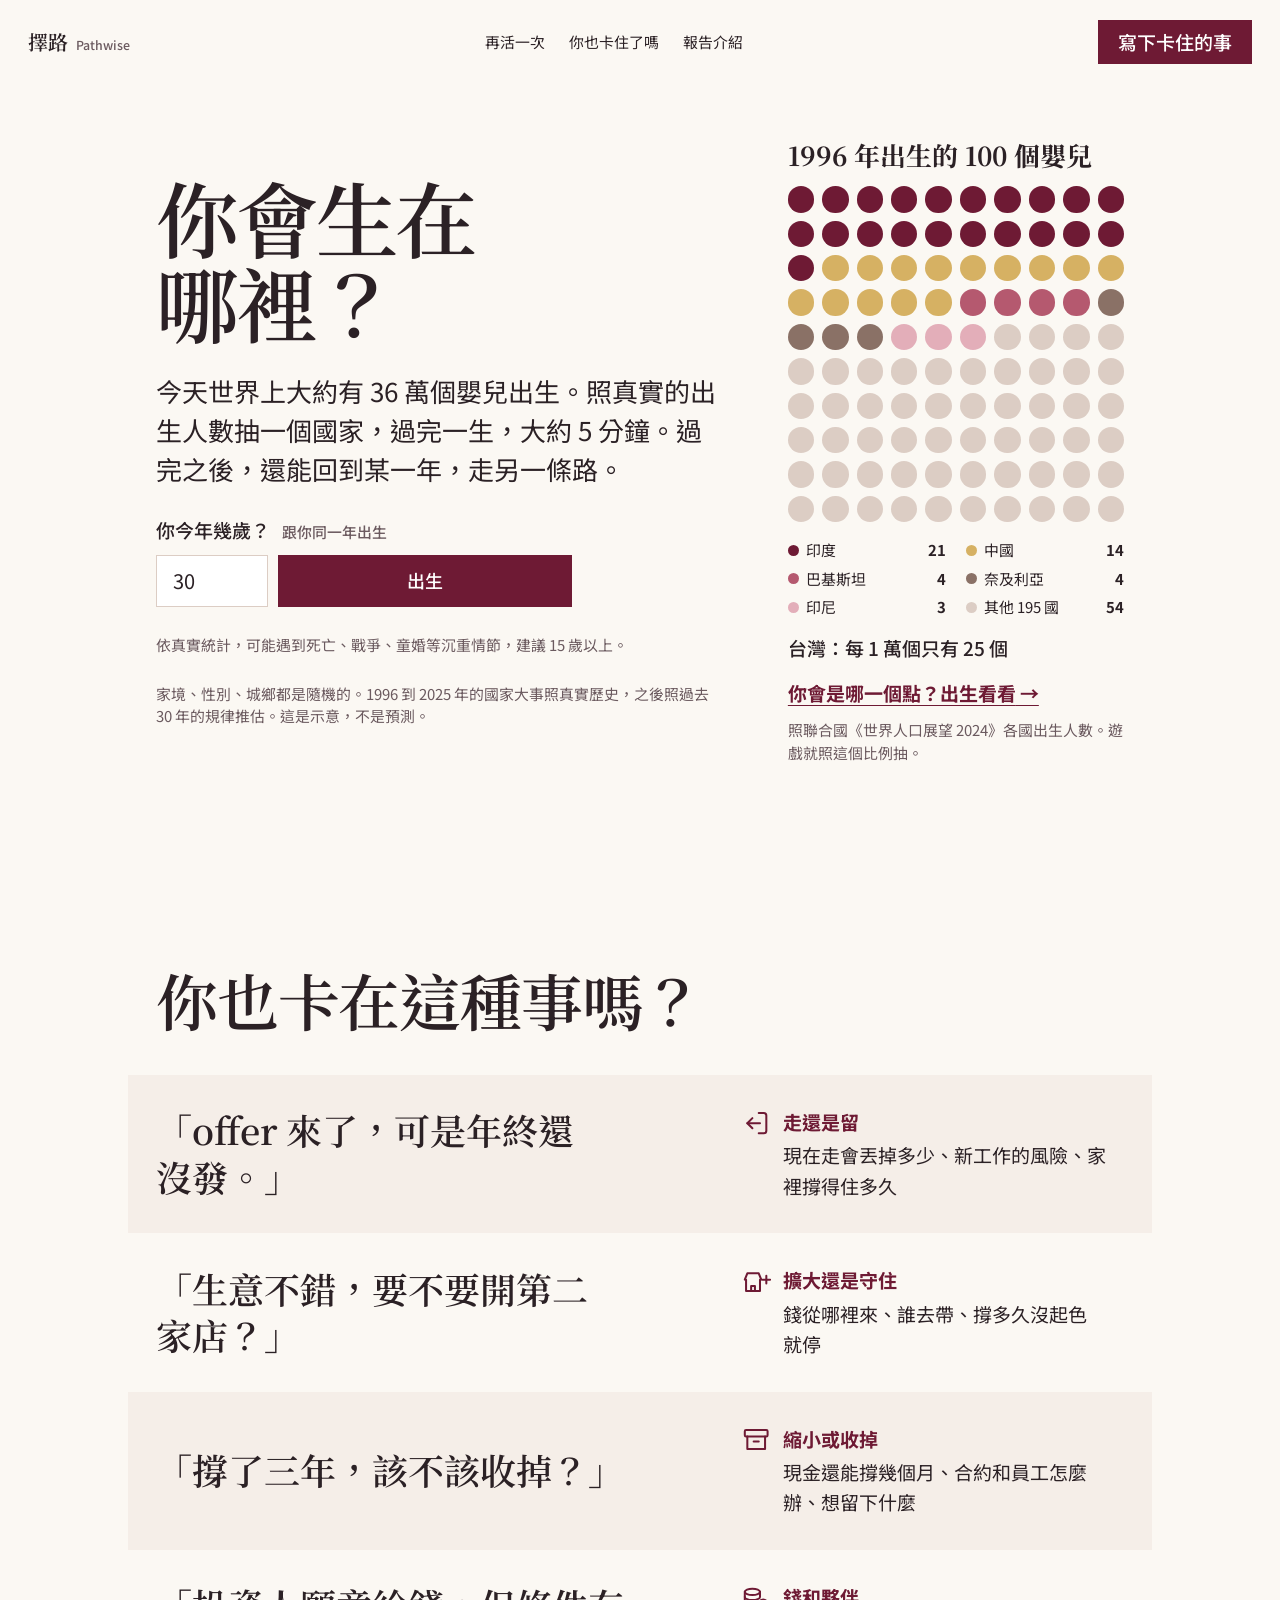
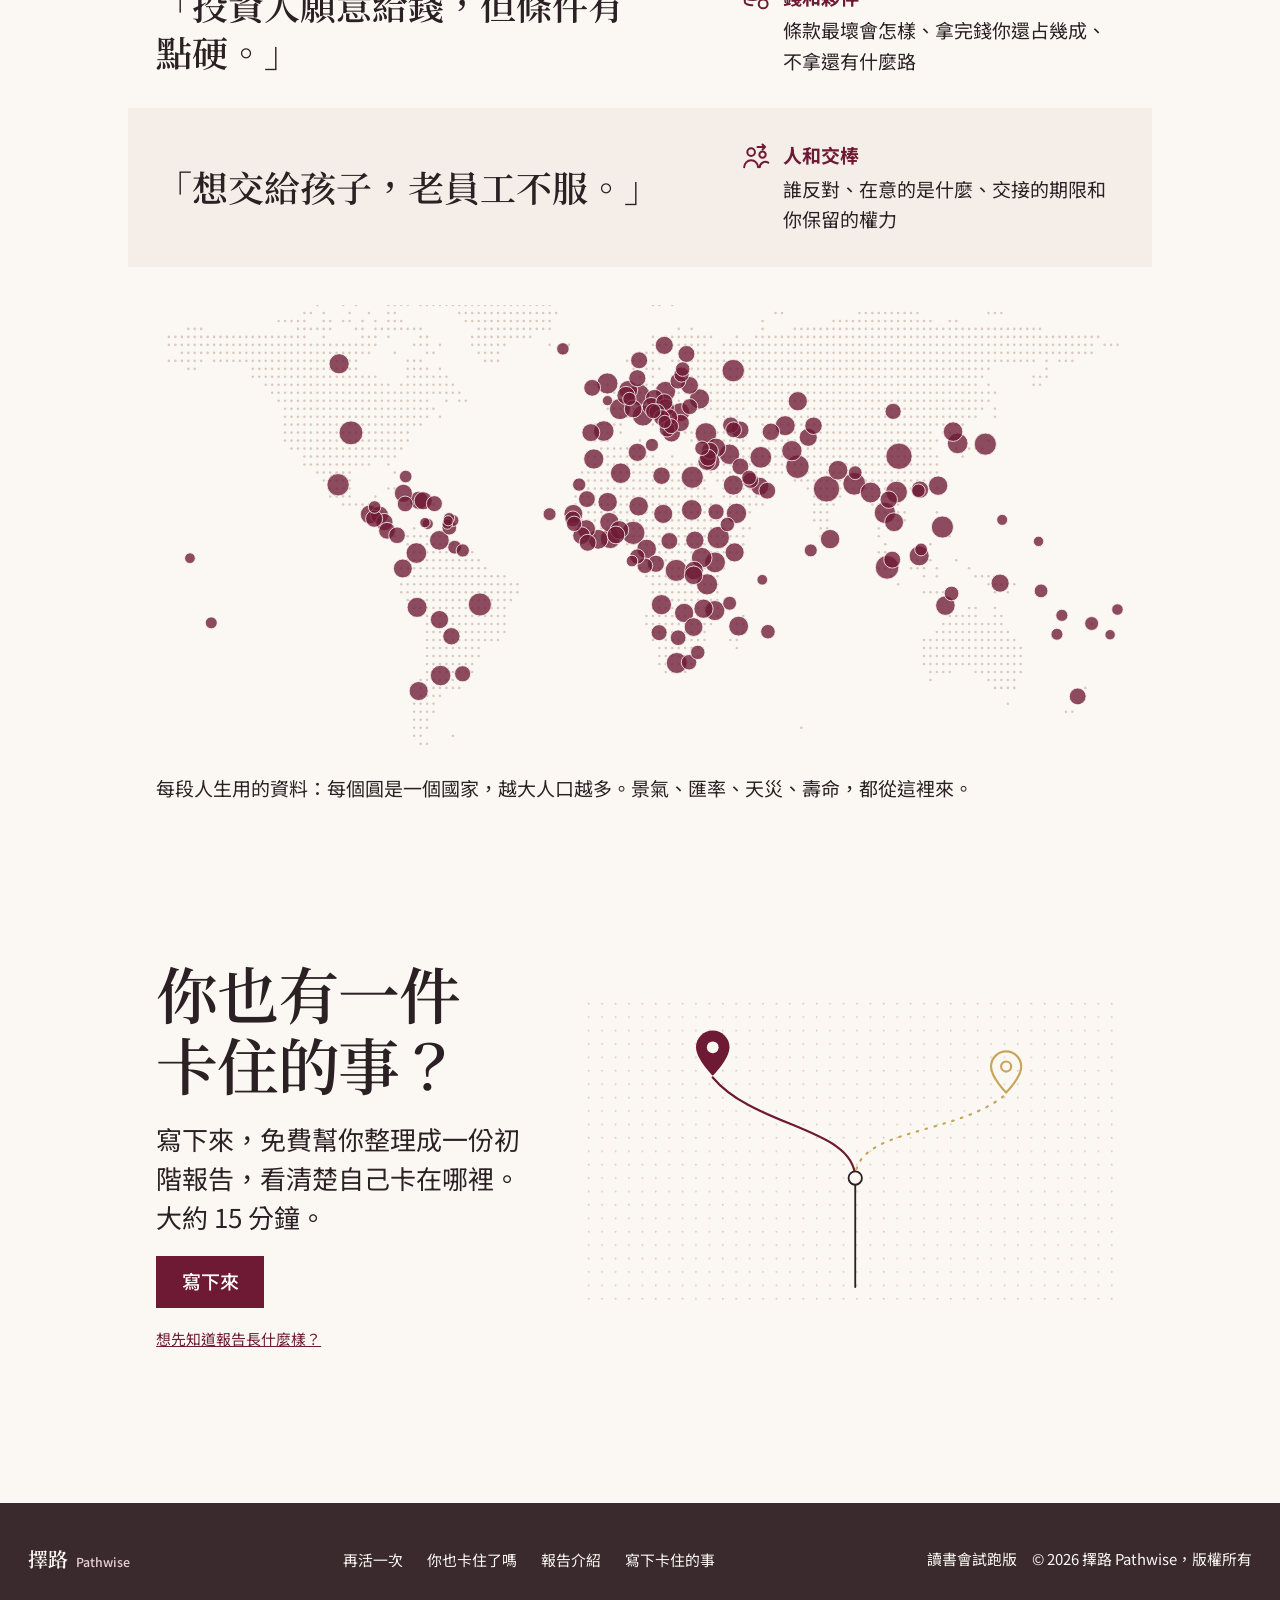
<file: index.html>
<!doctype html>
<html lang="zh-Hant-TW">
<head>
<meta charset="utf-8">
<meta name="robots" content="noindex,nofollow">
<meta name="viewport" content="width=device-width, initial-scale=1">
<title>擇路 Pathwise｜你會生在哪裡？</title>
<meta name="description" content="照真實的出生人數抽一個國家，過完一生，再回到某一年走另一條路。景氣、天災、壽命照 200 國的真實資料擲骰。">
<link rel="preconnect" href="https://fonts.googleapis.com">
<link rel="preconnect" href="https://fonts.gstatic.com" crossorigin>
<link href="https://fonts.googleapis.com/css2?family=Noto+Sans+TC:wght@400;500;700&family=Noto+Serif+TC:wght@600;700&display=swap" rel="stylesheet">
<link rel="stylesheet" href="assets/site.css?v=20261115b">
<link rel="stylesheet" href="assets/home.css?v=20261115b">
<script>document.documentElement.classList.add('js')</script>
</head>
<body>

<header class="bar">
  <a class="wordmark" href="./">擇路 <span class="wm-en">Pathwise</span></a>
  <nav aria-label="主選單">
    <a href="play/">再活一次</a>
    <a href="#say">你也卡住了嗎</a>
    <a href="reports.html">報告介紹</a>
  </nav>
  <a class="btn bar-cta" href="begin.html">寫下卡住的事</a>
</header>

<main>

  <!-- 開頭只有一件事：出生（2026-11-14 改，先玩再說） -->
  <section id="play" class="hero play wrap has-babies" aria-labelledby="hero-h">
    <div class="hero-main">
    <h1 id="hero-h" class="hero-h">你會生在<br>哪裡？</h1>
    <p class="lead">今天世界上大約有 36 萬個嬰兒出生。照真實的出生人數抽一個國家，過完一生，大約 5 分鐘。過完之後，還能回到某一年，走另一條路。</p>
    <form class="birth-go" action="play/" method="get">
      <label for="go-age">你今年幾歲？<span class="small muted">跟你同一年出生</span></label>
      <div class="birth-go-row">
        <input id="go-age" name="age" type="number" inputmode="numeric" min="0" max="90" value="30" required>
        <button class="btn" type="submit">出生</button>
      </div>
    </form>
    <p class="small muted">依真實統計，可能遇到死亡、戰爭、童婚等沉重情節，建議 15 歲以上。</p>
    <p class="small muted">家境、性別、城鄉都是隨機的。1996 到 2025 年的國家大事照真實歷史，之後照過去 30 年的規律推估。這是示意，不是預測。</p>
    </div>
    <figure class="babies" data-babies data-src="play/data/index.json" data-age="go-age"></figure>
  </section>

  <section id="say" class="say" aria-labelledby="say-h">
    <h2 id="say-h" class="head wrap">你也卡在這種事嗎？</h2>
    <ul class="say-list">
      <li class="say-row" data-reveal><p class="say-q">「offer 來了，可是年終還沒發。」</p><p class="say-a"><svg class="ico" viewBox="0 0 24 24" fill="none" stroke="currentColor" stroke-width="1.6" stroke-linecap="round" stroke-linejoin="round" aria-hidden="true"><path d="M14 4h4a2 2 0 0 1 2 2v12a2 2 0 0 1-2 2h-4"/><path d="M9 16l-4-4 4-4"/><path d="M5 12h10"/></svg><strong>走還是留</strong>現在走會丟掉多少、新工作的風險、家裡撐得住多久</p></li>
      <li class="say-row" data-reveal><p class="say-q">「生意不錯，要不要開第二家店？」</p><p class="say-a"><svg class="ico" viewBox="0 0 24 24" fill="none" stroke="currentColor" stroke-width="1.6" stroke-linecap="round" stroke-linejoin="round" aria-hidden="true"><path d="M3 10l2-5h9l2 5"/><path d="M4 10v9h11v-9"/><path d="M8 19v-4h3v4"/><path d="M20 7v6M17 10h6"/></svg><strong>擴大還是守住</strong>錢從哪裡來、誰去帶、撐多久沒起色就停</p></li>
      <li class="say-row" data-reveal><p class="say-q">「撐了三年，該不該收掉？」</p><p class="say-a"><svg class="ico" viewBox="0 0 24 24" fill="none" stroke="currentColor" stroke-width="1.6" stroke-linecap="round" stroke-linejoin="round" aria-hidden="true"><rect x="3" y="4" width="18" height="5" rx="1"/><path d="M5 9v10h14V9"/><path d="M10 13h4"/></svg><strong>縮小或收掉</strong>現金還能撐幾個月、合約和員工怎麼辦、想留下什麼</p></li>
      <li class="say-row" data-reveal><p class="say-q">「投資人願意給錢，但條件有點硬。」</p><p class="say-a"><svg class="ico" viewBox="0 0 24 24" fill="none" stroke="currentColor" stroke-width="1.6" stroke-linecap="round" stroke-linejoin="round" aria-hidden="true"><ellipse cx="9" cy="7" rx="6" ry="2.5"/><path d="M3 7v4c0 1.4 2.7 2.5 6 2.5s6-1.1 6-2.5V7"/><path d="M3 11v4c0 1.4 2.7 2.5 6 2.5"/><circle cx="17.5" cy="16.5" r="3.5"/></svg><strong>錢和夥伴</strong>條款最壞會怎樣、拿完錢你還占幾成、不拿還有什麼路</p></li>
      <li class="say-row" data-reveal><p class="say-q">「想交給孩子，老員工不服。」</p><p class="say-a"><svg class="ico" viewBox="0 0 24 24" fill="none" stroke="currentColor" stroke-width="1.6" stroke-linecap="round" stroke-linejoin="round" aria-hidden="true"><circle cx="8" cy="8" r="3"/><path d="M2.5 20a5.5 5.5 0 0 1 11 0"/><circle cx="17" cy="10" r="2.5"/><path d="M14.8 20a4.4 4.4 0 0 1 6.7-3.7"/><path d="M13 4h6m-2-2 2 2-2 2"/></svg><strong>人和交棒</strong>誰反對、在意的是什麼、交接的期限和你保留的權力</p></li>
    </ul>
  </section>

  <figure class="band-photo">
    <img class="world" src="assets/img/world-dots.svg" width="1200" height="560" alt="點陣世界地圖：194 個國家各一個圓，越大人口越多" loading="lazy">
    <figcaption class="wrap world-cap">每段人生用的資料：每個圓是一個國家，越大人口越多。景氣、匯率、天災、壽命，都從這裡來。</figcaption>
  </figure>

  <!-- 唯一的入口 -->
  <section class="last wrap" aria-labelledby="last-h">
    <div class="last-say">
      <h2 id="last-h" class="head" data-reveal>你也有一件卡住的事？</h2>
      <p class="lead" data-reveal style="--i:1">寫下來，免費幫你整理成一份初階報告，看清楚自己卡在哪裡。大約 15 分鐘。</p>
      <a class="btn" href="begin.html" data-reveal style="--i:2">寫下來</a>
      <p class="small" data-reveal style="--i:3"><a href="reports.html">想先知道報告長什麼樣？</a></p>
    </div>
    <svg class="line-art last-art" viewBox="0 0 640 360" role="img" aria-label="線條圖：一條路走到一半分成兩條，各通往一個地點" data-reveal style="--i:1"><defs><pattern id="d3" width="16" height="16" patternUnits="userSpaceOnUse"><circle cx="2" cy="2" r="1.1" fill="#D9C9BE"/></pattern></defs><rect width="100%" height="100%" fill="url(#d3)"/>
      <path class="draw" d="M320 340 C 320 270, 320 240, 320 210" fill="none" stroke="#2B2125" stroke-width="2.2" stroke-linecap="round"/>
      <path class="draw" d="M320 210 C 320 150, 200 150, 150 90" fill="none" stroke="#6E1A34" stroke-width="2.6" stroke-linecap="round"/>
      <path class="draw" d="M320 210 C 320 150, 440 160, 500 110" fill="none" stroke="#C9A55A" stroke-width="2.6" stroke-linecap="round" stroke-dasharray="2 9"/>
      <circle cx="320" cy="210" r="8" fill="#FBF8F3" stroke="#2B2125" stroke-width="2.2"/>
      <g transform="translate(126 34)"><path d="M24 54s20-20 20-34a20 20 0 0 0-40 0c0 14 20 34 20 34z" fill="#6E1A34"/><circle cx="24" cy="20" r="7" fill="#FBF8F3"/></g>
      <g transform="translate(478 58)"><path d="M22 50s18-18 18-31a18 18 0 0 0-36 0c0 13 18 31 18 31z" fill="none" stroke="#C9A55A" stroke-width="2.6"/><circle cx="22" cy="19" r="6" fill="none" stroke="#C9A55A" stroke-width="2.6"/></g>
    </svg>
  </section>

</main>

<footer class="foot wrap">
  <p class="wordmark">擇路 <span class="wm-en">Pathwise</span></p>
  <nav aria-label="頁尾"><a href="play/">再活一次</a><a href="#say">你也卡住了嗎</a><a href="reports.html">報告介紹</a><a href="begin.html">寫下卡住的事</a></nav>
  <p class="small">讀書會試跑版　© 2026 擇路 Pathwise，版權所有</p>
</footer>

<script src="assets/home.js?v=20261114c"></script>
<script src="assets/babies.js?v=20261115b"></script>
</body>
</html>
</file>
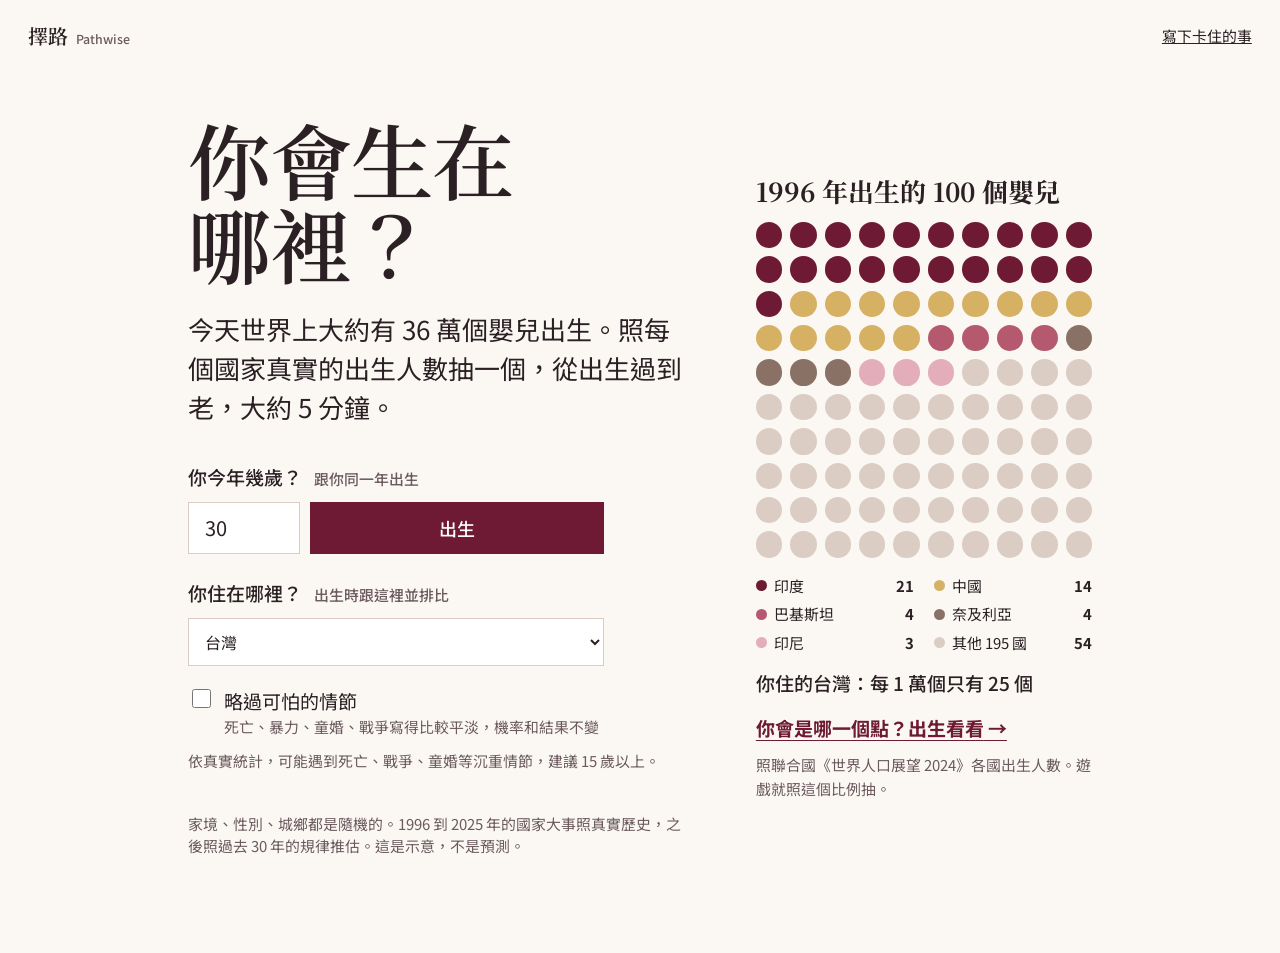
<file: play/index.html>
<!doctype html>
<html lang="zh-Hant-TW">
<head>
<meta charset="utf-8">
<meta name="robots" content="noindex,nofollow">
<meta name="viewport" content="width=device-width, initial-scale=1">
<title>再活一次｜擇路 Pathwise</title>
<meta name="description" content="照真實的出生人數抽一個國家，從出生過到老。選完之後，還能回到某一年走另一條路。">
<link rel="preconnect" href="https://fonts.googleapis.com">
<link rel="preconnect" href="https://fonts.gstatic.com" crossorigin>
<link href="https://fonts.googleapis.com/css2?family=Noto+Sans+TC:wght@400;500;700&family=Noto+Serif+TC:wght@600;700&display=swap" rel="stylesheet">
<link rel="stylesheet" href="../assets/site.css?v=20261115b">
<link rel="stylesheet" href="play.css?v=20261115s">
</head>
<body class="play-page">
<header class="bar">
  <a class="wordmark" href="../">擇路 <span class="wm-en">Pathwise</span></a>
  <a class="small bar-link" href="../begin.html?from=play" data-begin>寫下卡住的事</a>
</header>

<main id="app" class="wrap">
  <!-- 1. 開始 -->
  <section id="s-start" class="scr has-babies">
    <div class="start-main">
    <h1 class="display">你會生在<br>哪裡？</h1>
    <p class="lead">今天世界上大約有 36 萬個嬰兒出生。照每個國家真實的出生人數抽一個，從出生過到老，大約 5 分鐘。</p>
    <form id="f-start" class="start-form">
      <label for="age">你今年幾歲？<span class="small muted">跟你同一年出生</span></label>
      <div class="start-row">
        <input id="age" name="age" type="number" inputmode="numeric" min="0" max="90" value="30" required>
        <button class="btn" type="submit">出生</button>
      </div>
      <label for="home" class="opt-l">你住在哪裡？<span class="small muted">出生時跟這裡並排比</span></label>
      <select id="home" name="home"></select>
      <label class="chk"><input type="checkbox" id="soft" name="soft"><span>略過可怕的情節<span class="small muted">死亡、暴力、童婚、戰爭寫得比較平淡，機率和結果不變</span></span></label>
    </form>
    <p class="small muted heavy">依真實統計，可能遇到死亡、戰爭、童婚等沉重情節，建議 15 歲以上。</p>
    <p class="small muted note">家境、性別、城鄉都是隨機的。1996 到 2025 年的國家大事照真實歷史，之後照過去 30 年的規律推估。這是示意，不是預測。</p>
    </div>
    <figure class="babies" data-babies data-src="data/index.json" data-age="age" data-home="home"></figure>
  </section>

  <!-- 2. 抽國家、出生登記 -->
  <section id="s-born" class="scr" hidden>
    <p class="roll-label small muted" id="roll-label">抽一個國家⋯</p>
    <p class="roll" id="roll"></p>
    <p class="small muted dv-note" id="dv-note" hidden>網站更新過，這一生跟朋友當時看到的可能不一樣。</p>
    <button class="btn quiet skiproll" id="b-skiproll" hidden>跳過</button>
    <article class="birth" id="birth" hidden>
      <p class="small shared-note" id="shared-note" hidden></p>
      <h2 class="birth-h">出生登記</h2>
      <dl class="birth-dl" id="birth-dl"></dl>
      <div class="birth-cmp" id="birth-cmp"></div>
      <p class="birth-odds" id="birth-odds"></p>
      <p class="small muted" id="birth-money"></p>
      <div class="btns"><button class="btn" id="b-live">開始這一生</button><button class="btn quiet" id="b-reborn">重新出生</button></div>
      <p class="small"><a class="link" href="sources.html" target="_blank" rel="noopener">資料從哪裡來？</a></p>
    </article>
  </section>

  <!-- 3. 過一生 -->
  <section id="s-life" class="scr" hidden>
    <div class="hud" id="hud">
      <div class="hud-age"><b id="h-age">0</b><span id="h-year"></span></div>
      <div class="hud-who" id="h-who"></div>
      <dl class="hud-stats" id="h-stats"></dl>
      <div class="hud-ctrl">
        <button class="btn quiet" id="b-pause">暫停</button>
        <button class="btn quiet" id="b-speed">速度 1×</button>
        <button class="btn quiet" id="b-skip">跳到下個抉擇</button>
      </div>
    </div>
    <ol class="feed" id="feed"></ol>
    <div class="choice" id="choice" hidden></div>
  </section>

  <!-- 4. 結局 -->
  <section id="s-end" class="scr" hidden>
    <p class="small muted" id="e-where"></p>
    <h2 class="head" id="e-h"></h2>
    <p class="small muted disclaim">這是照統計擲骰子跑出的一種可能，不是預測。</p>
    <p class="lead" id="e-none" hidden>這一生太短，沒來得及做選擇。</p>
    <dl class="facts" id="e-facts"></dl>
    <p class="world" id="e-world"></p>
    <div id="e-picks-wrap">
    <h3 class="sub">你做過的選擇</h3>
    <p class="small muted">挑一個，回到那一年走另一條。世界照樣發生同樣的事，只有你的人生從那裡開始不一樣。</p>
    <ol class="picks" id="e-picks"></ol>
    <p class="small muted" id="e-auto"></p>
    </div>
    <div class="btns"><button class="btn quiet" id="b-again">再出生一次</button><button class="btn quiet" id="b-share">分享這一生</button><button class="btn quiet" id="b-img">存成圖片</button><a class="btn quiet" href="sources.html" target="_blank" rel="noopener">資料來源</a></div>
    <p class="small muted">分享的連結和存的圖片都看得出你的出生年，不帶你填的其他資料（例如住在哪裡）。</p>
    <p class="small share-msg" id="share-msg"></p>
    <input class="share-url" id="share-url" type="text" readonly hidden aria-label="分享的網址">
    <aside class="bridge" id="e-bridge">
      <h3>遊戲可以重跑，現實不行。</h3>
      <p>現實裡卡住的事，先寫下來想清楚。免費幫你整理成一份初階報告，大約 15 分鐘。</p>
      <a class="btn gold" href="../begin.html?from=play" data-begin>寫下卡住的事</a>
    </aside>
  </section>

  <!-- 5. 另一條路 -->
  <section id="s-branch" class="scr" hidden>
    <p class="small muted" id="br-where"></p>
    <h2 class="head" id="br-h"></h2>
    <p class="br-note">世界一樣，人生從這裡分岔；之後的抉擇交給系統。這是示意，不是預測。</p>
    <section class="luck-box" id="br-luck"></section>
    <h3 class="sub">其中一次：用你原本的運氣</h3>
    <div class="cmp" id="br-cmp"></div>
    <h3 class="sub">從那一年開始，不一樣的事</h3>
    <div class="cmp diff" id="br-diff"></div>
    <div class="btns"><button class="btn" id="b-back">回到結局，試別的選擇</button><button class="btn quiet" id="b-again2">再出生一次</button></div>
    <aside class="bridge">
      <h3>遊戲可以重跑，現實不行。</h3>
      <p>現實裡卡住的事，先寫下來想清楚。免費幫你整理成一份初階報告，大約 15 分鐘。</p>
      <a class="btn gold" href="../begin.html?from=play" data-begin>寫下卡住的事</a>
    </aside>
  </section>

  <p class="sr-only" id="sr" aria-live="polite"></p>
  <p class="err" id="err" hidden>資料載入不了，重新整理一次試試。</p>
</main>

<script src="names.js?v=20261115s"></script>
<script src="text.js?v=20261115s"></script>
<script src="engine.js?v=20261115s"></script>
<script src="ui.js?v=20261115s"></script>
<script src="../assets/babies.js?v=20261115b"></script>
</body>
</html>
</file>
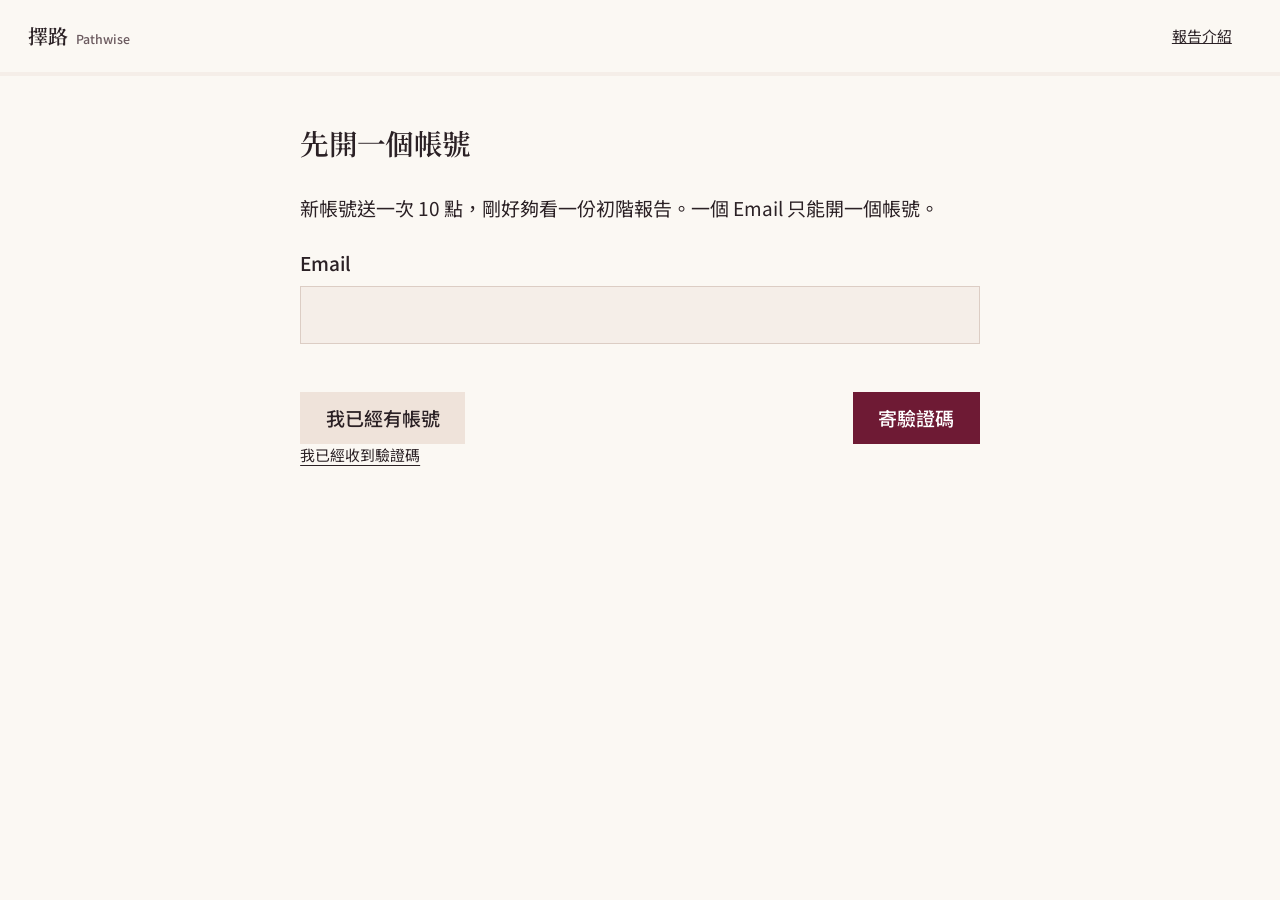
<file: begin.html>
<!doctype html>
<html lang="zh-Hant-TW">
<head>
<meta charset="utf-8">
<meta name="robots" content="noindex,nofollow">
<meta name="viewport" content="width=device-width, initial-scale=1">
<title>初階報告｜擇路 Pathwise</title>
<link rel="preconnect" href="https://fonts.googleapis.com">
<link rel="preconnect" href="https://fonts.gstatic.com" crossorigin>
<link href="https://fonts.googleapis.com/css2?family=Noto+Sans+TC:wght@400;500&family=Noto+Serif+TC:wght@600&display=swap" rel="stylesheet">
<link rel="stylesheet" href="assets/site.css?v=20261112f">
<link rel="stylesheet" href="assets/app.css?v=20261114b">
<script>document.documentElement.classList.add('js')</script>
</head>
<body class="app">
<header class="bar">
  <a class="wordmark" href="./">擇路 <span class="wm-en">Pathwise</span></a>
  <a class="small bar-link" href="reports.html">報告介紹</a>
  <p class="small" id="who" aria-live="polite"></p>
</header>
<div class="progress" id="progress" role="presentation"></div>

<main class="app-main">
  <h1 class="sr-only">初階報告</h1>
  <noscript><p>這一頁要開啟 JavaScript 才能使用。</p></noscript>
  <div id="view"></div>
  <p class="small submit-status" id="status" aria-live="polite"></p>
</main>

<script src="assets/config.js?v=20261112f"></script>
<script src="assets/api.js?v=20261112f"></script>
<script src="assets/begin.js?v=20261115b"></script>
</body>
</html>
</file>
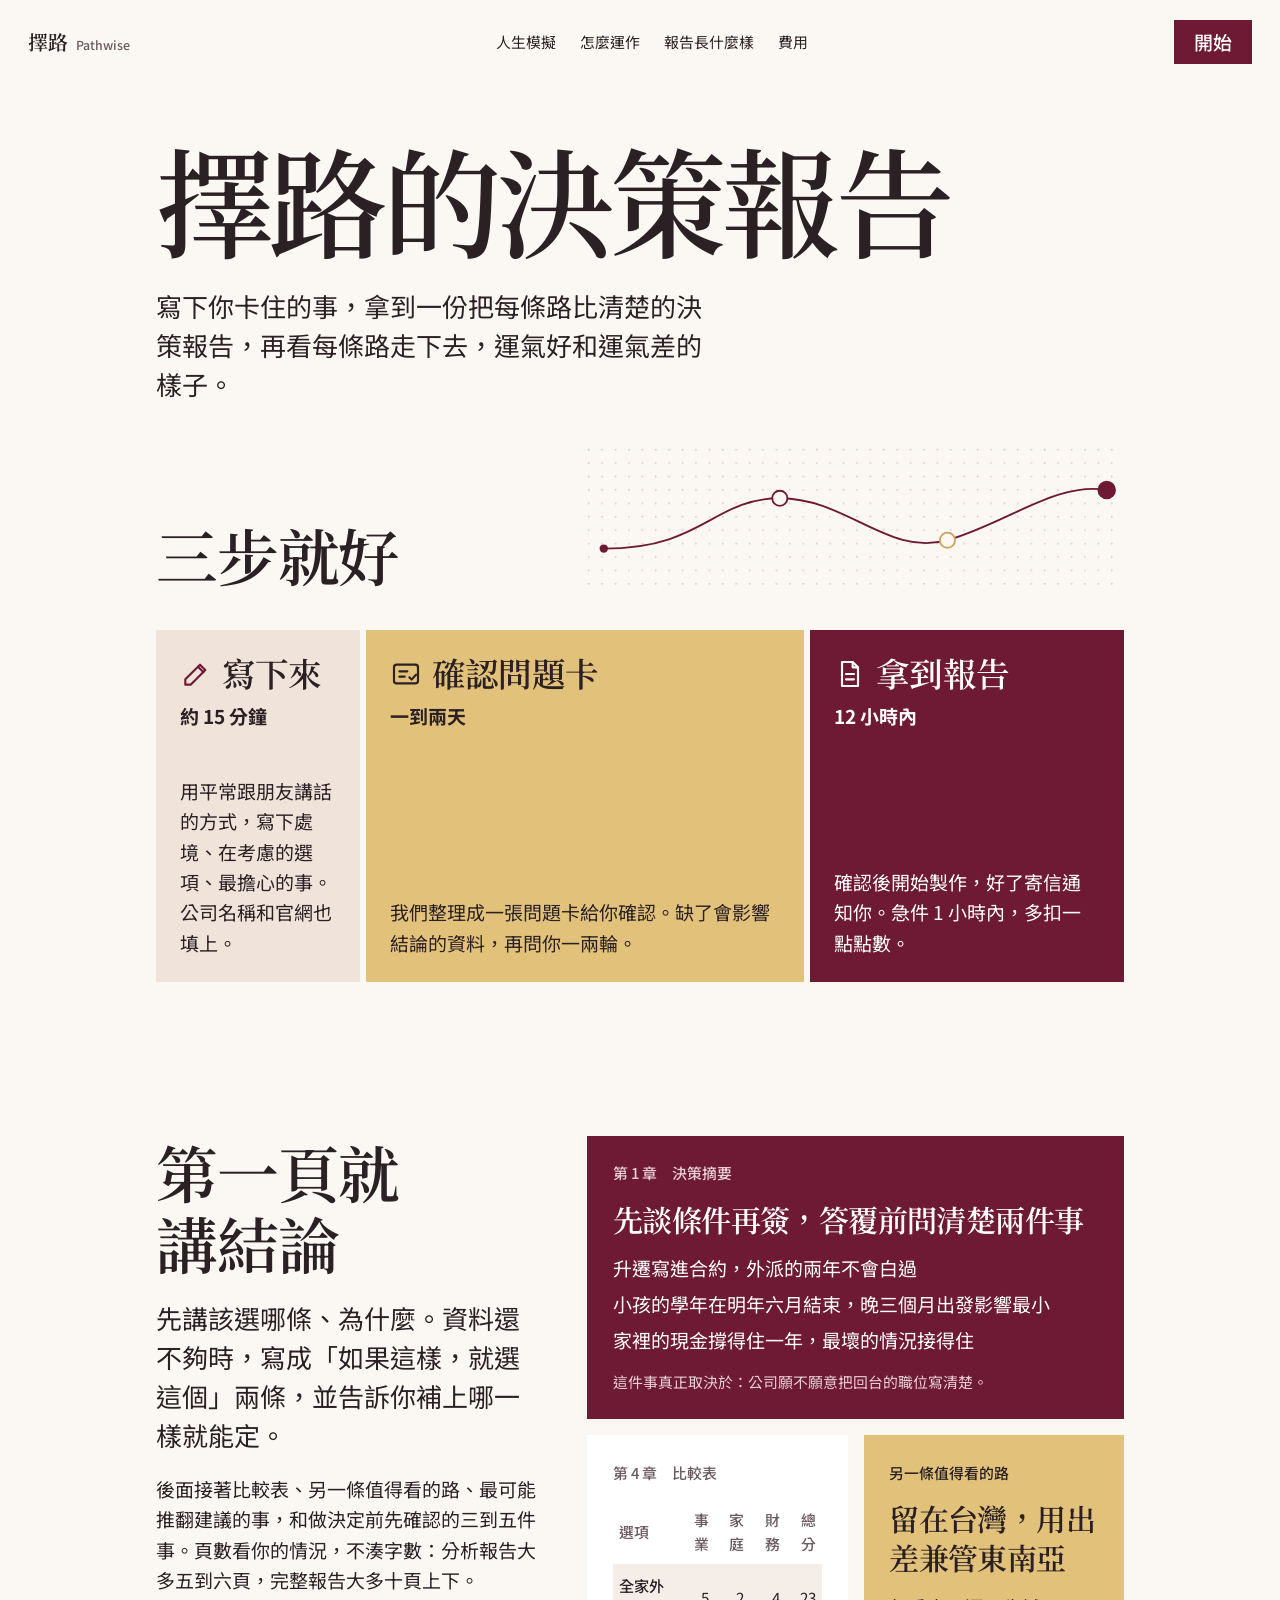
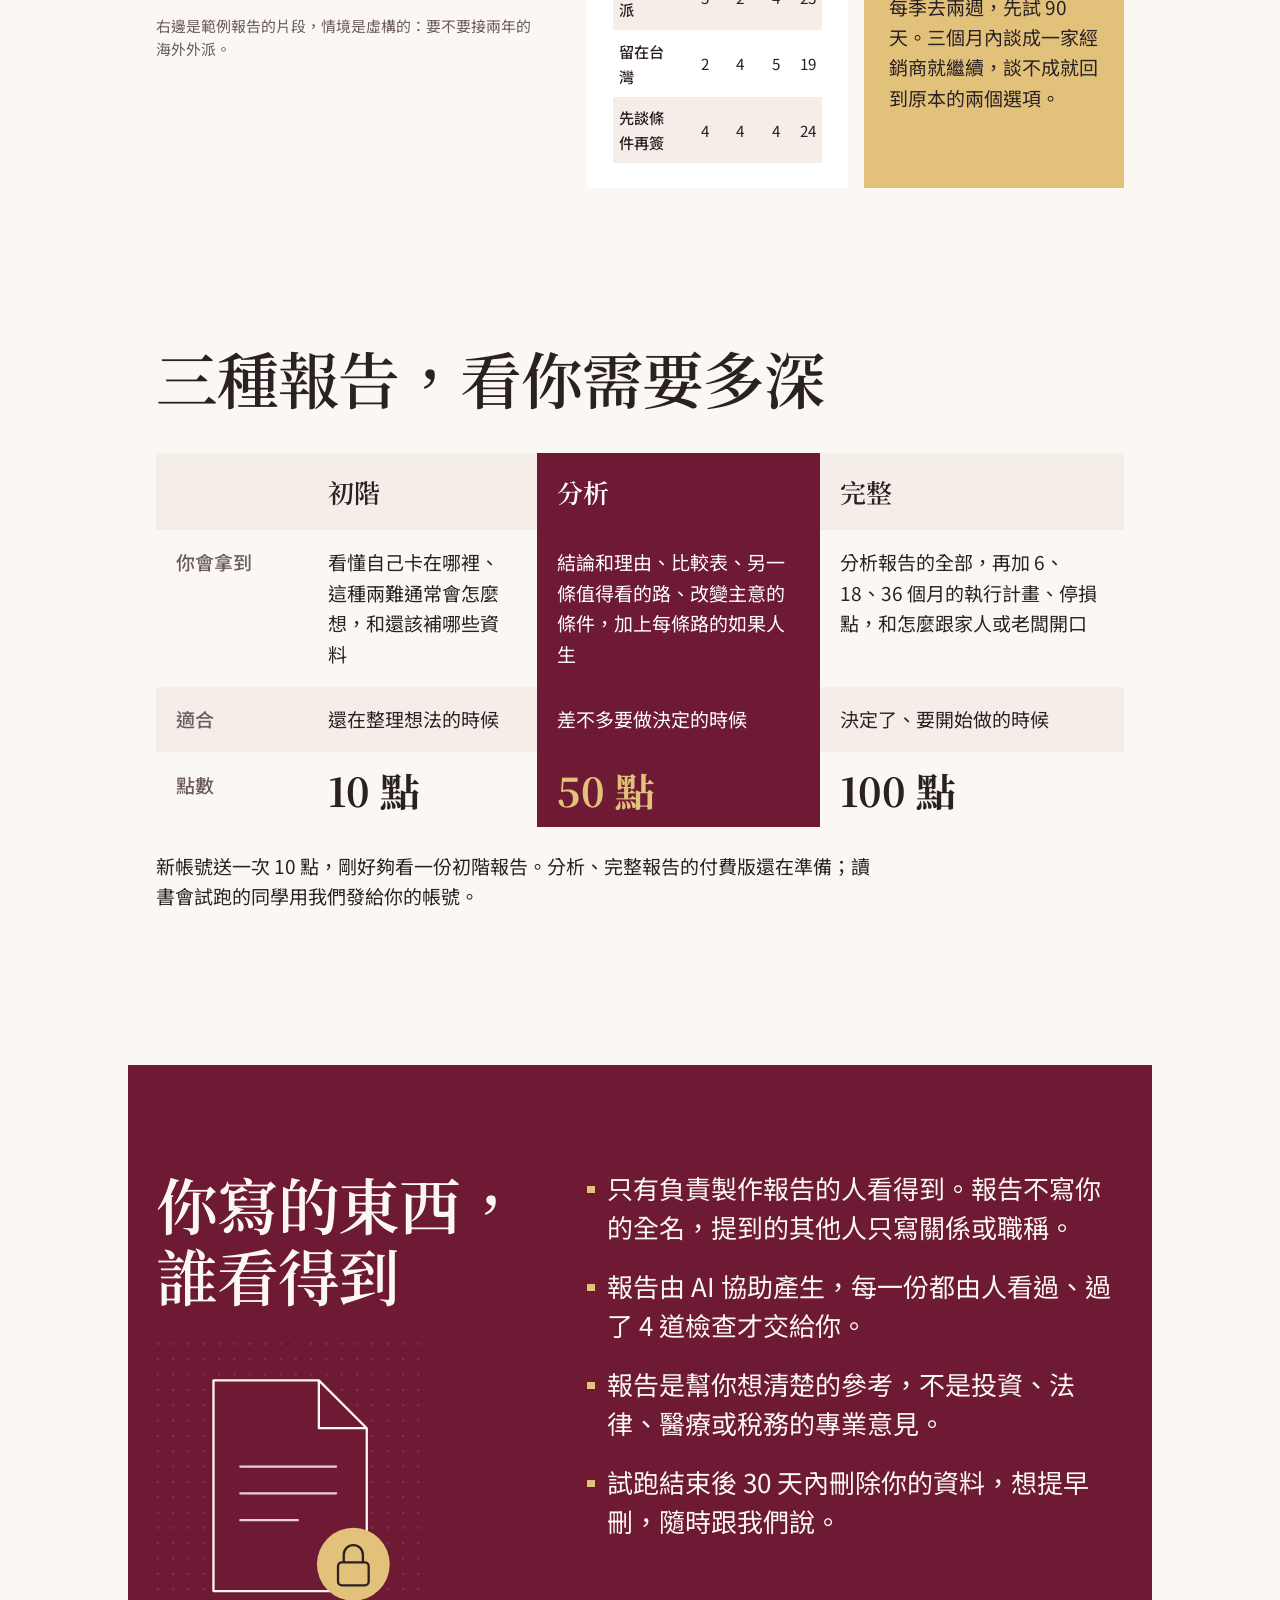
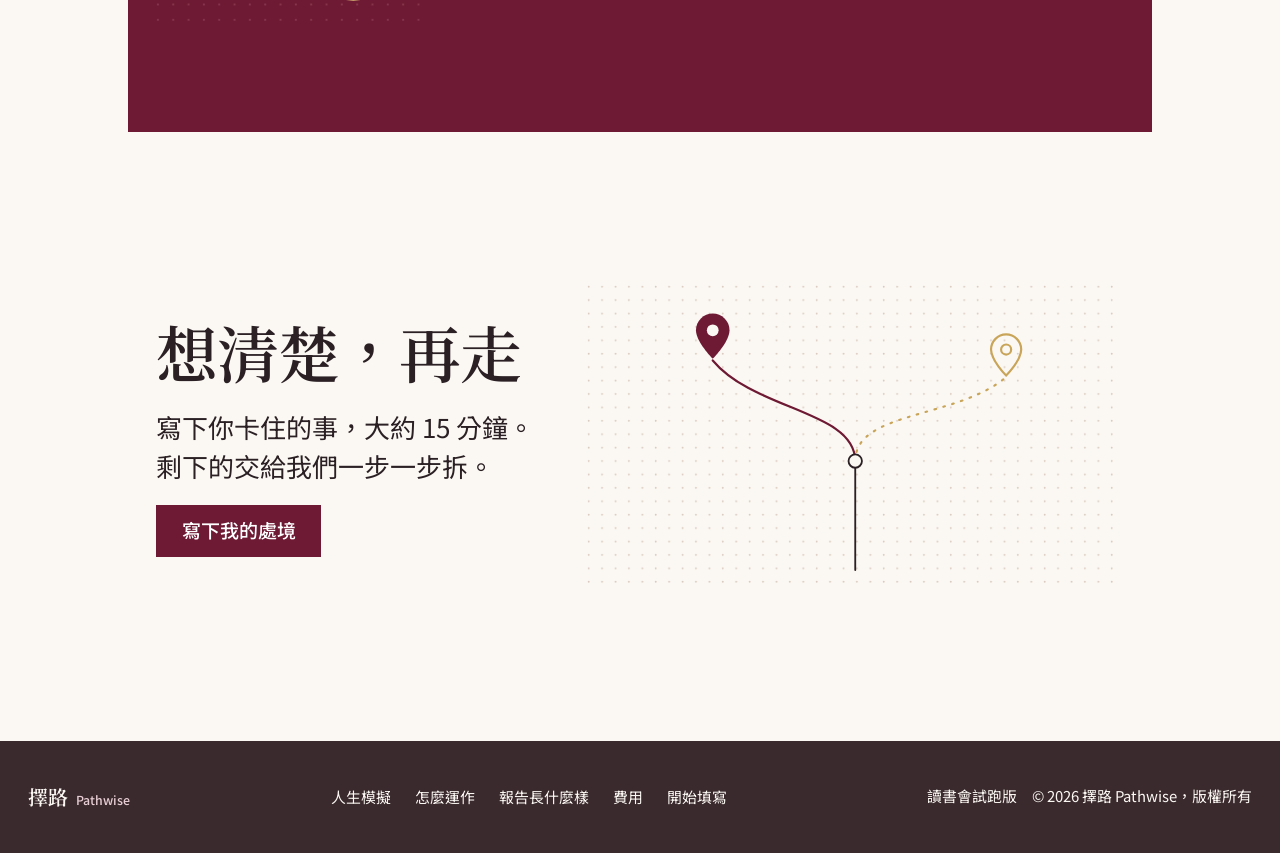
<file: reports.html>
<!doctype html>
<html lang="zh-Hant-TW">
<head>
<meta charset="utf-8">
<meta name="robots" content="noindex,nofollow">
<meta name="viewport" content="width=device-width, initial-scale=1">
<title>報告介紹｜擇路 Pathwise</title>
<meta name="description" content="寫下你卡住的事，拿到一份把每條路比清楚的決策報告，再看每條路走下去，運氣好和運氣差的樣子。">
<link rel="preconnect" href="https://fonts.googleapis.com">
<link rel="preconnect" href="https://fonts.gstatic.com" crossorigin>
<link href="https://fonts.googleapis.com/css2?family=Noto+Sans+TC:wght@400;500;700&family=Noto+Serif+TC:wght@600;700&display=swap" rel="stylesheet">
<link rel="stylesheet" href="assets/site.css?v=20261115b">
<link rel="stylesheet" href="assets/home.css?v=20261115b">
<script>document.documentElement.classList.add('js')</script>
</head>
<body>
<header class="bar">
  <a class="wordmark" href="./">擇路 <span class="wm-en">Pathwise</span></a>
  <nav aria-label="主選單">
    <a href="./">人生模擬</a>
    <a href="#how">怎麼運作</a>
    <a href="#report">報告長什麼樣</a>
    <a href="#plans">費用</a>
  </nav>
  <a class="btn bar-cta" href="begin.html">開始</a>
</header>

<main>
  <section class="hero play wrap rp-intro" aria-labelledby="rp-h">
    <h1 id="rp-h" class="hero-h">擇路的決策報告</h1>
    <p class="lead">寫下你卡住的事，拿到一份把每條路比清楚的決策報告，再看每條路走下去，運氣好和運氣差的樣子。</p>
  </section>
  <!-- 怎麼運作：三段，長短照實際要花的時間 -->
  <section id="how" class="how wrap" aria-labelledby="how-h">
    <div class="how-top">
      <h2 id="how-h" class="head" data-reveal>三步就好</h2>
      <svg class="line-art how-art" viewBox="0 0 640 170" role="img" aria-label="線條圖：一條線從左到右，串起三個點" data-reveal style="--i:1"><defs><pattern id="d1" width="16" height="16" patternUnits="userSpaceOnUse"><circle cx="2" cy="2" r="1.1" fill="#D9C9BE"/></pattern></defs><rect width="100%" height="100%" fill="url(#d1)"/>
        <path class="draw" d="M20 120 C 140 120, 150 60, 230 60 S 360 130, 430 110 S 560 40, 620 50" fill="none" stroke="#6E1A34" stroke-width="2.2" stroke-linecap="round"/>
        <circle cx="230" cy="60" r="9" fill="#FBF8F3" stroke="#6E1A34" stroke-width="2.2"/><circle cx="430" cy="110" r="9" fill="#FBF8F3" stroke="#C9A55A" stroke-width="2.2"/><circle cx="620" cy="50" r="11" fill="#6E1A34"/>
        <circle cx="20" cy="120" r="5" fill="#6E1A34"/>
      </svg>
    </div>
    <ol class="stages">
      <li class="stage s1" data-reveal style="--i:1"><div class="st-h"><svg class="ico" viewBox="0 0 24 24" fill="none" stroke="currentColor" stroke-width="1.6" stroke-linecap="round" stroke-linejoin="round" aria-hidden="true"><path d="M4 20h4L19 9l-4-4L4 16z"/><path d="M13.5 6.5l4 4"/></svg><h3>寫下來</h3></div><p class="dur">約 15 分鐘</p><p>用平常跟朋友講話的方式，寫下處境、在考慮的選項、最擔心的事。公司名稱和官網也填上。</p></li>
      <li class="stage s2" data-reveal style="--i:2"><div class="st-h"><svg class="ico" viewBox="0 0 24 24" fill="none" stroke="currentColor" stroke-width="1.6" stroke-linecap="round" stroke-linejoin="round" aria-hidden="true"><rect x="3" y="5" width="18" height="14" rx="2"/><path d="M7 10h6M7 14h4"/><path d="M14.5 14.5l1.7 1.7 3.3-3.7"/></svg><h3>確認問題卡</h3></div><p class="dur">一到兩天</p><p>我們整理成一張問題卡給你確認。缺了會影響結論的資料，再問你一兩輪。</p></li>
      <li class="stage s3" data-reveal style="--i:3"><div class="st-h"><svg class="ico" viewBox="0 0 24 24" fill="none" stroke="currentColor" stroke-width="1.6" stroke-linecap="round" stroke-linejoin="round" aria-hidden="true"><path d="M6 3h8l4 4v14H6z"/><path d="M14 3v4h4"/><path d="M9 12h6M9 16h6"/></svg><h3>拿到報告</h3></div><p class="dur">12 小時內</p><p>確認後開始製作，好了寄信通知你。急件 1 小時內，多扣一點點數。</p></li>
    </ol>
  </section>

  <!-- 報告長什麼樣：左邊一句話，右邊真的報告片段（範例情境，虛構） -->
  <section id="report" class="report wrap" aria-labelledby="report-h">
    <div class="report-say">
      <h2 id="report-h" class="head" data-reveal>第一頁就講結論</h2>
      <p class="lead" data-reveal style="--i:1">先講該選哪條、為什麼。資料還不夠時，寫成「如果這樣，就選這個」兩條，並告訴你補上哪一樣就能定。</p>
      <p data-reveal style="--i:2">後面接著比較表、另一條值得看的路、最可能推翻建議的事，和做決定前先確認的三到五件事。頁數看你的情況，不湊字數：分析報告大多五到六頁，完整報告大多十頁上下。</p>
      <p class="small muted" data-reveal style="--i:3">右邊是範例報告的片段，情境是虛構的：要不要接兩年的海外外派。</p>
    </div>
    <div class="report-pages">
      <article class="page p-1" data-ui data-reveal style="--i:1" aria-label="範例：結論頁">
        <p class="pg-tag">第 1 章　決策摘要</p>
        <p class="pg-h">先談條件再簽，答覆前問清楚兩件事</p>
        <ol class="pg-list">
          <li>升遷寫進合約，外派的兩年不會白過</li>
          <li>小孩的學年在明年六月結束，晚三個月出發影響最小</li>
          <li>家裡的現金撐得住一年，最壞的情況接得住</li>
        </ol>
        <p class="pg-key">這件事真正取決於：公司願不願意把回台的職位寫清楚。</p>
      </article>
      <article class="page p-2" data-ui data-reveal style="--i:2" aria-label="範例：比較表">
        <p class="pg-tag">第 4 章　比較表</p>
        <table class="pg-table">
          <thead><tr><th scope="col">選項</th><th scope="col">事業</th><th scope="col">家庭</th><th scope="col">財務</th><th scope="col">總分</th></tr></thead>
          <tbody>
            <tr><th scope="row">全家外派</th><td>5</td><td>2</td><td>4</td><td>23</td></tr>
            <tr><th scope="row">留在台灣</th><td>2</td><td>4</td><td>5</td><td>19</td></tr>
            <tr class="win"><th scope="row">先談條件再簽</th><td>4</td><td>4</td><td>4</td><td>24</td></tr>
          </tbody>
        </table>
      </article>
      <article class="page p-3" data-ui data-reveal style="--i:3" aria-label="範例：另一條路">
        <p class="pg-tag">另一條值得看的路</p>
        <p class="pg-h">留在台灣，用出差兼管東南亞</p>
        <p>每季去兩週，先試 90 天。三個月內談成一家經銷商就繼續，談不成就回到原本的兩個選項。</p>
      </article>
    </div>
  </section>


  <!-- 費用：三種報告 -->
  <section id="plans" class="plans wrap" aria-labelledby="plans-h">
    <h2 id="plans-h" class="head" data-reveal>三種報告，看你需要多深</h2>
    <div class="plan-wrap" data-reveal style="--i:1">
      <table class="plan-table">
        <thead><tr><th scope="col"><span class="sr-only">項目</span></th><th scope="col">初階</th><th scope="col" class="best">分析</th><th scope="col">完整</th></tr></thead>
        <tbody>
          <tr><th scope="row">你會拿到</th><td>看懂自己卡在哪裡、這種兩難通常會怎麼想，和還該補哪些資料</td><td class="best">結論和理由、比較表、另一條值得看的路、改變主意的條件，加上每條路的如果人生</td><td>分析報告的全部，再加 6、18、36 個月的執行計畫、停損點，和怎麼跟家人或老闆開口</td></tr>
          <tr><th scope="row">適合</th><td>還在整理想法的時候</td><td class="best">差不多要做決定的時候</td><td>決定了、要開始做的時候</td></tr>
          <tr class="pts-row"><th scope="row">點數</th><td><span class="nums">10</span> 點</td><td class="best"><span class="nums">50</span> 點</td><td><span class="nums">100</span> 點</td></tr>
        </tbody>
      </table>
    </div>
    <div class="plan-cards" data-reveal style="--i:1">
      <div class="pc"><p class="pc-h">初階　<span class="nums">10</span> 點</p><p>看懂自己卡在哪裡、這種兩難通常會怎麼想，和還該補哪些資料。</p><p class="small">還在整理想法的時候</p></div>
      <div class="pc best"><p class="pc-h">分析　<span class="nums">50</span> 點</p><p>結論和理由、比較表、另一條值得看的路、改變主意的條件，加上每條路的如果人生。</p><p class="small">差不多要做決定的時候</p></div>
      <div class="pc"><p class="pc-h">完整　<span class="nums">100</span> 點</p><p>分析報告的全部，再加 6、18、36 個月的執行計畫、停損點，和怎麼跟家人或老闆開口。</p><p class="small">決定了、要開始做的時候</p></div>
    </div>
    <p class="plans-note" data-reveal>新帳號送一次 10 點，剛好夠看一份初階報告。分析、完整報告的付費版還在準備；讀書會試跑的同學用我們發給你的帳號。</p>
  </section>

  <!-- 你的資料 -->
  <section class="trustsec" aria-labelledby="trust-h">
    <div class="wrap trust-in">
      <div class="trust-left">
        <h2 id="trust-h" class="head" data-reveal>你寫的東西，誰看得到</h2>
        <svg class="line-art trust-art" viewBox="0 0 280 300" role="img" aria-label="線條圖：一份文件，右下角一把鎖" data-reveal style="--i:1">
          <defs><pattern id="d2" width="16" height="16" patternUnits="userSpaceOnUse"><circle cx="2" cy="2" r="1.1" fill="#8A3A52"/></pattern></defs><rect width="100%" height="100%" fill="url(#d2)"/>
          <path d="M60 40h110l50 50v170H60z" fill="#6E1A34" stroke="#FBF8F3" stroke-width="2.4" stroke-linejoin="round"/><path d="M170 40v50h50" fill="none" stroke="#FBF8F3" stroke-width="2.4" stroke-linejoin="round"/>
          <path d="M88 130h100M88 158h100M88 186h60" stroke="#E8CFD5" stroke-width="2.4" stroke-linecap="round"/>
          <circle cx="206" cy="232" r="38" fill="#E2C27A"/><rect x="190" y="230" width="32" height="24" rx="4" fill="none" stroke="#2B2125" stroke-width="2.4"/><path d="M196 230v-8a10 10 0 0 1 20 0v8" fill="none" stroke="#2B2125" stroke-width="2.4"/>
        </svg>
      </div>
      <ul class="trust-list">
        <li data-reveal style="--i:1">只有負責製作報告的人看得到。報告不寫你的全名，提到的其他人只寫關係或職稱。</li>
        <li data-reveal style="--i:2">報告由 AI 協助產生，每一份都由人看過、過了 4 道檢查才交給你。</li>
        <li data-reveal style="--i:3">報告是幫你想清楚的參考，不是投資、法律、醫療或稅務的專業意見。</li>
        <li data-reveal style="--i:4">試跑結束後 30 天內刪除你的資料，想提早刪，隨時跟我們說。</li>
      </ul>
    </div>
  </section>

  <!-- 最後的行動 -->
  <section class="last wrap" aria-labelledby="last-h">
    <div class="last-say">
      <h2 id="last-h" class="head" data-reveal>想清楚，再走</h2>
      <p class="lead" data-reveal style="--i:1">寫下你卡住的事，大約 15 分鐘。剩下的交給我們一步一步拆。</p>
      <a class="btn" href="begin.html" data-reveal style="--i:2">寫下我的處境</a>
    </div>
    <svg class="line-art last-art" viewBox="0 0 640 360" role="img" aria-label="線條圖：一條路走到一半分成兩條，各通往一個地點" data-reveal style="--i:1"><defs><pattern id="d3" width="16" height="16" patternUnits="userSpaceOnUse"><circle cx="2" cy="2" r="1.1" fill="#D9C9BE"/></pattern></defs><rect width="100%" height="100%" fill="url(#d3)"/>
      <path class="draw" d="M320 340 C 320 270, 320 240, 320 210" fill="none" stroke="#2B2125" stroke-width="2.2" stroke-linecap="round"/>
      <path class="draw" d="M320 210 C 320 150, 200 150, 150 90" fill="none" stroke="#6E1A34" stroke-width="2.6" stroke-linecap="round"/>
      <path class="draw" d="M320 210 C 320 150, 440 160, 500 110" fill="none" stroke="#C9A55A" stroke-width="2.6" stroke-linecap="round" stroke-dasharray="2 9"/>
      <circle cx="320" cy="210" r="8" fill="#FBF8F3" stroke="#2B2125" stroke-width="2.2"/>
      <g transform="translate(126 34)"><path d="M24 54s20-20 20-34a20 20 0 0 0-40 0c0 14 20 34 20 34z" fill="#6E1A34"/><circle cx="24" cy="20" r="7" fill="#FBF8F3"/></g>
      <g transform="translate(478 58)"><path d="M22 50s18-18 18-31a18 18 0 0 0-36 0c0 13 18 31 18 31z" fill="none" stroke="#C9A55A" stroke-width="2.6"/><circle cx="22" cy="19" r="6" fill="none" stroke="#C9A55A" stroke-width="2.6"/></g>
    </svg>
  </section>
</main>

<footer class="foot wrap">
  <p class="wordmark">擇路 <span class="wm-en">Pathwise</span></p>
  <nav aria-label="頁尾"><a href="./">人生模擬</a><a href="#how">怎麼運作</a><a href="#report">報告長什麼樣</a><a href="#plans">費用</a><a href="begin.html">開始填寫</a></nav>
  <p class="small">讀書會試跑版　© 2026 擇路 Pathwise，版權所有</p>
</footer>

<script src="assets/home.js?v=20261114a"></script>
</body>
</html>
</file>
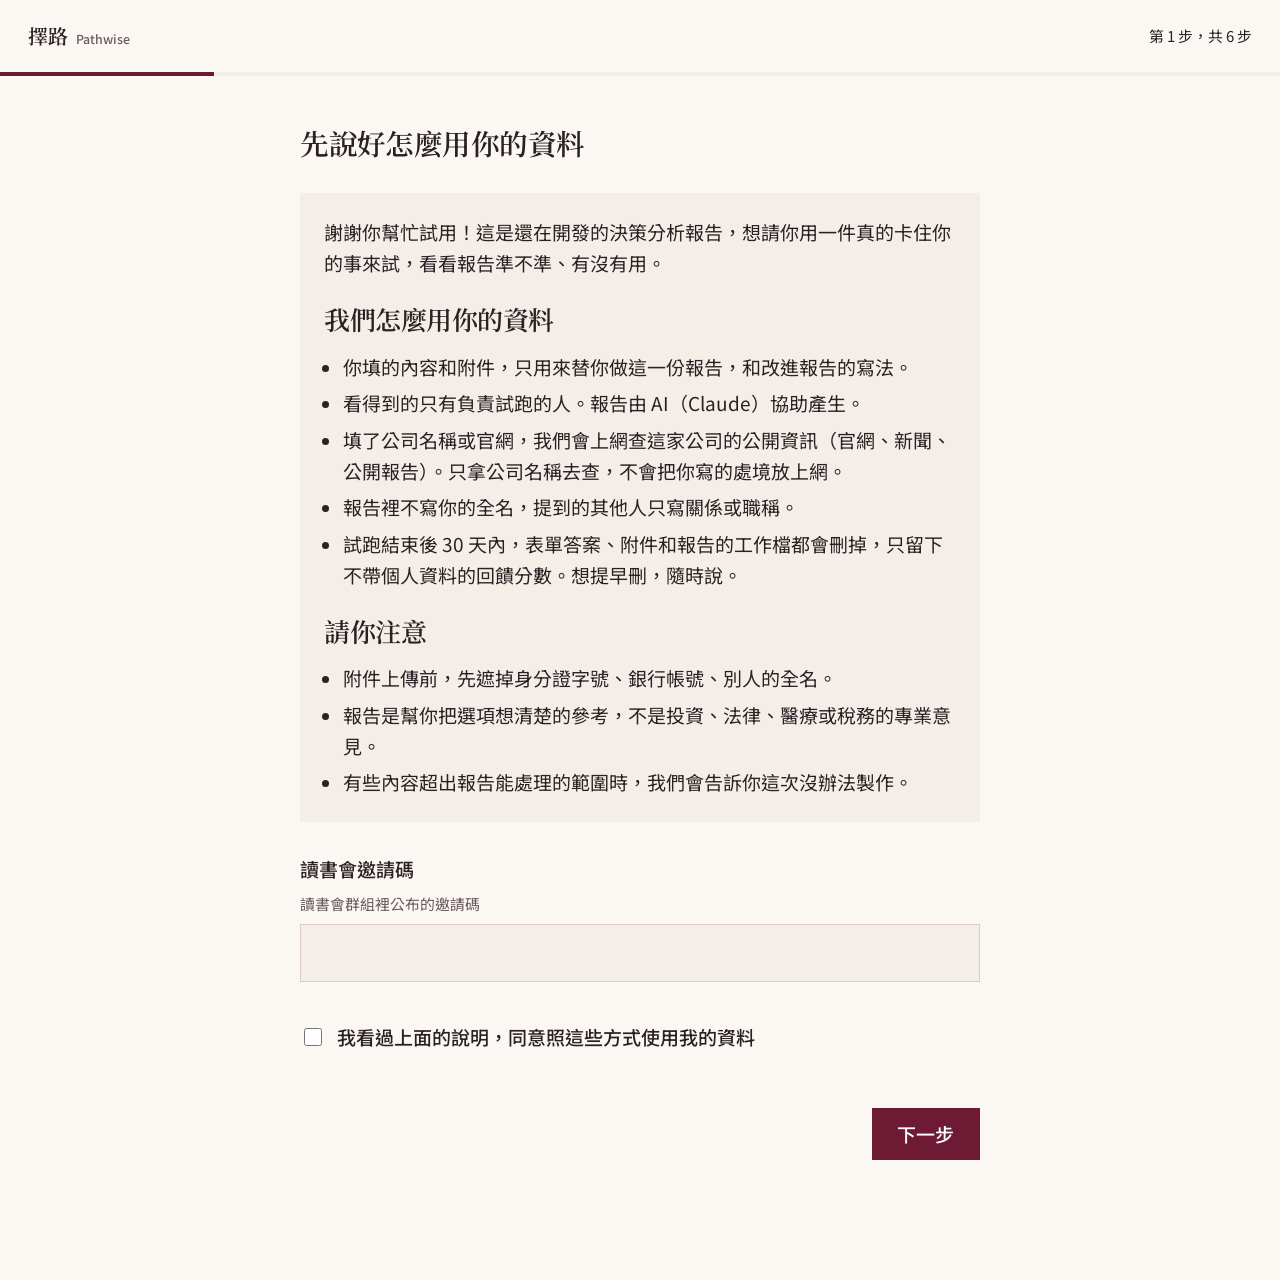
<file: start.html>
<!doctype html>
<html lang="zh-Hant-TW">
<head>
<meta charset="utf-8">
<meta name="robots" content="noindex,nofollow">
<meta name="viewport" content="width=device-width, initial-scale=1">
<title>寫下你的處境｜擇路 Pathwise</title>
<link rel="preconnect" href="https://fonts.googleapis.com">
<link rel="preconnect" href="https://fonts.gstatic.com" crossorigin>
<link href="https://fonts.googleapis.com/css2?family=Noto+Sans+TC:wght@400;500&family=Noto+Serif+TC:wght@600&display=swap" rel="stylesheet">
<link rel="stylesheet" href="assets/site.css?v=20261105">
<link rel="stylesheet" href="assets/app.css?v=20261105">
<script>document.documentElement.classList.add('js')</script>
</head>
<body class="app">
<header class="bar">
  <a class="wordmark" href="./">擇路 <span class="wm-en">Pathwise</span></a>
  <p class="small" id="step-count" aria-live="polite"></p>
</header>
<div class="progress" id="progress" role="presentation"></div>

<main class="app-main">
  <h1 class="sr-only">寫下你的處境</h1>
  <noscript><p>這一頁要開啟 JavaScript 才能填寫。</p></noscript>
  <div id="steps"></div>
  <p class="small submit-status" id="submit-status" aria-live="polite"></p>
</main>

<template id="consent-text">
  <div class="consent">
    <p>謝謝你幫忙試用！這是還在開發的決策分析報告，想請你用一件真的卡住你的事來試，看看報告準不準、有沒有用。</p>
    <h3>我們怎麼用你的資料</h3>
    <ul>
      <li>你填的內容和附件，只用來替你做這一份報告，和改進報告的寫法。</li>
      <li>看得到的只有負責試跑的人。報告由 AI（Claude）協助產生。</li>
      <li>填了公司名稱或官網，我們會上網查這家公司的公開資訊（官網、新聞、公開報告）。只拿公司名稱去查，不會把你寫的處境放上網。</li>
      <li>報告裡不寫你的全名，提到的其他人只寫關係或職稱。</li>
      <li>試跑結束後 30 天內，表單答案、附件和報告的工作檔都會刪掉，只留下不帶個人資料的回饋分數。想提早刪，隨時說。</li>
    </ul>
    <h3>請你注意</h3>
    <ul>
      <li>附件上傳前，先遮掉身分證字號、銀行帳號、別人的全名。</li>
      <li>報告是幫你把選項想清楚的參考，不是投資、法律、醫療或稅務的專業意見。</li>
      <li>有些內容超出報告能處理的範圍時，我們會告訴你這次沒辦法製作。</li>
    </ul>
  </div>
</template>


<script src="assets/config.js?v=20261105"></script>
<script src="assets/api.js?v=20261105"></script>
<script src="assets/form.js?v=20261105"></script>
</body>
</html>
</file>
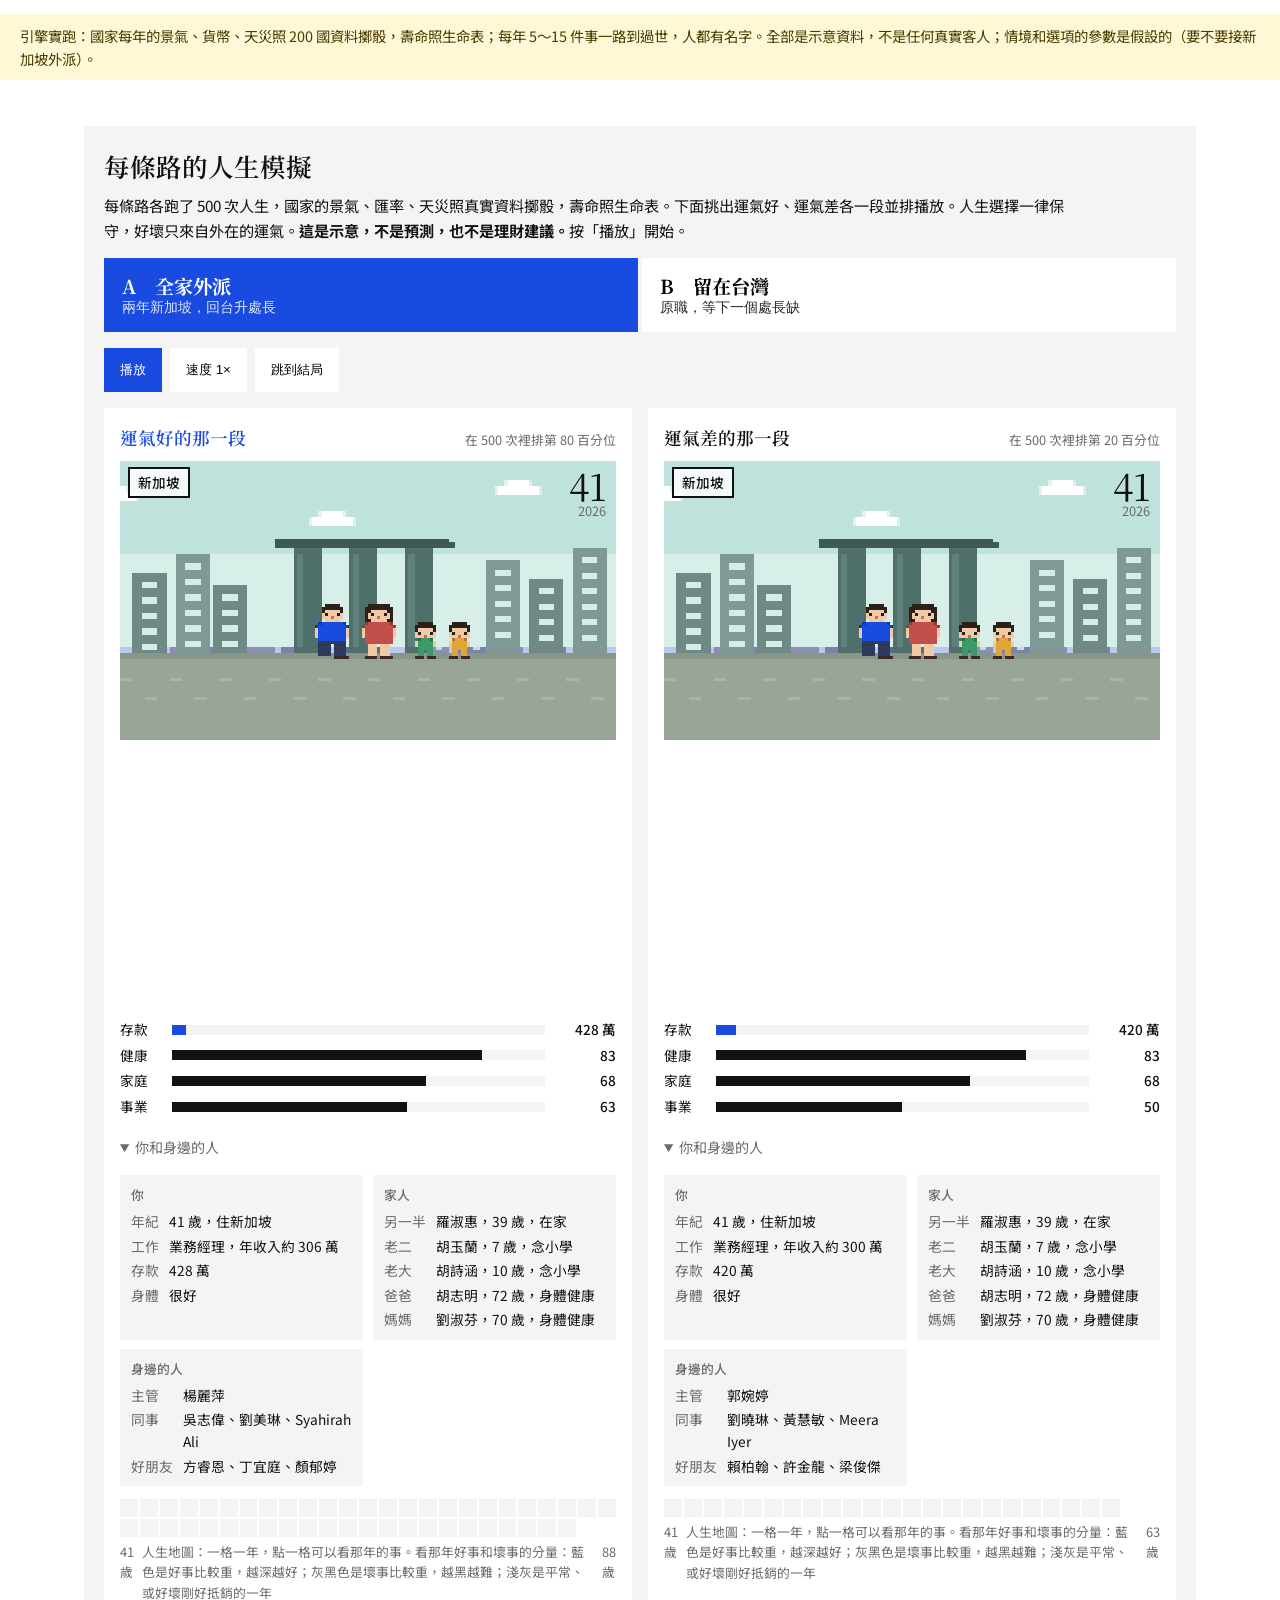
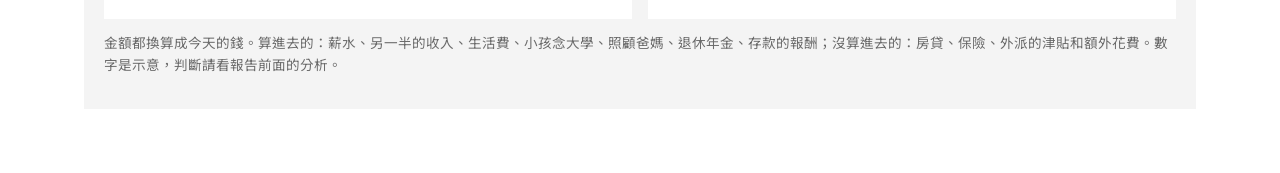
<file: docs/sim-demo-v5.html>
<!doctype html><html lang="zh-Hant-TW"><head><meta charset="utf-8"><meta name="robots" content="noindex,nofollow"><meta name="viewport" content="width=device-width, initial-scale=1"><title>人生模擬（引擎實跑 v5）｜第三條路</title>
<link href="https://fonts.googleapis.com/css2?family=Noto+Sans+TC:wght@400;500&family=Noto+Serif+TC:wght@600&display=swap" rel="stylesheet">
<style>:root{--bg:#fff;--surface:#f4f4f4;--surface-2:#e8e8e8;--ink:#111;--muted:#6b6b6b;--accent:#1a4be0;--font-display:"Noto Serif TC",serif;--font-text:"Noto Sans TC","PingFang TC","Microsoft JhengHei",sans-serif}*{box-sizing:border-box}body{margin:0;background:#fff;color:#111;font-family:var(--font-text);font-size:17px;line-height:1.6}h1,h2,h3,h4{font-family:var(--font-display);font-weight:600;margin:0}.wrap{max-width:72rem;margin:0 auto;padding:2rem 1.25rem 4rem}.box{background:var(--surface);padding:1.25rem}.note{background:#fff8d6;color:#4a3b00;padding:.6rem 1.25rem;font-size:.9rem}
/* 人生模擬播放器（照示意頁 v2，用戶 2026-11-03 同意） */
.sim-opts{display:grid;grid-template-columns:repeat(auto-fit,minmax(12rem,1fr));gap:4px;margin:1rem 0}
.sim-opt{background:var(--bg);text-align:left;padding:.9rem 1.1rem;border:0;cursor:pointer;transition:background-color .18s}
.sim-opt:hover{background:var(--surface-2)}
.sim-opt[aria-pressed=true]{background:var(--accent);color:#fff}
.sim-opt strong{display:block;font-family:var(--font-display);font-size:1.2rem}
.sim-opt span{font-size:.85rem;opacity:.85}
.sim-ctrl{display:flex;flex-wrap:wrap;gap:.5rem;align-items:center;margin-bottom:1rem}
.sim-ctrl button{background:var(--bg);border:0;padding:.55rem 1rem;min-height:2.75rem;cursor:pointer;transition:background-color .18s,transform .14s}
.sim-ctrl button:hover{background:var(--surface-2)}
.sim-ctrl button:active{transform:scale(.96)}
.sim-ctrl button[aria-pressed=true]{background:var(--ink);color:#fff}
.sim-ctrl .go{background:var(--accent);color:#fff}
.sim-ctrl .sp{flex:1}
.sim-stages{display:grid;grid-template-columns:1fr 1fr;gap:1rem}
.sim-stage{background:var(--bg);padding:1rem;position:relative;overflow:hidden}
.sim-stage h3{font-size:1.1rem;display:flex;justify-content:space-between;align-items:baseline;gap:.5rem}
.sim-stage h3 small{font-family:var(--font-text);font-size:.8rem;color:var(--muted);font-weight:400}
.sim-good-t{color:var(--accent)}
.sim-scene{position:relative;height:180px;margin-top:.6rem;background:#dfe7f7;overflow:hidden;transition:background-color 1.2s}
.sim-scene.alt{background:#dff3ec}.sim-scene.old{background:#efe8dc}
.sim-city{position:absolute;bottom:36px;left:0;width:200%;height:86px;opacity:.55;animation:sim-pan 30s linear infinite}
@keyframes sim-pan{to{transform:translateX(-50%)}}
.sim-ground{position:absolute;bottom:0;left:0;right:0;height:36px;background:#c9d2c5}
.sim-who{position:absolute;bottom:28px;left:46%}
.sim-kid{position:absolute;bottom:28px;transition:opacity .8s}
.sim-place{position:absolute;top:.5rem;left:.6rem;font-size:.85rem;background:rgba(255,255,255,.85);padding:.15rem .5rem}
.sim-age{position:absolute;top:.4rem;right:.6rem;font-family:var(--font-display);font-size:2.3rem;line-height:1;text-align:right}
.sim-age small{display:block;font-family:var(--font-text);font-size:.8rem;color:var(--muted)}
.sim-pop{position:absolute;left:50%;top:42%;transform:translate(-50%,-50%);font-size:.92rem;font-weight:500;background:#fff;padding:.3rem .7rem;opacity:0;white-space:nowrap;pointer-events:none;max-width:92%;overflow:hidden;text-overflow:ellipsis}
.sim-pop.show{animation:sim-pop 1.4s cubic-bezier(.22,1,.36,1) forwards}
.sim-pop.big{background:var(--accent);color:#fff}.sim-pop.hit{background:#111;color:#fff}
@keyframes sim-pop{0%{opacity:0;transform:translate(-50%,-30%) scale(.6)}20%{opacity:1;transform:translate(-50%,-60%) scale(1)}80%{opacity:1}100%{opacity:0;transform:translate(-50%,-120%)}}
.sim-bars{display:grid;grid-template-columns:3.2em 1fr 4.6em;gap:.25rem .5rem;align-items:center;margin:.8rem 0;font-size:.85rem}
.sim-bar{height:10px;background:var(--surface);position:relative}
.sim-bar i{position:absolute;inset:0 auto 0 0;background:var(--ink);transition:width .7s cubic-bezier(.22,1,.36,1)}
.sim-bar.money i{background:var(--accent)}
.sim-bars b{font-weight:500;text-align:right;font-variant-numeric:tabular-nums}
.sim-feed{list-style:none;padding:0;margin:0;display:grid;gap:4px;height:22rem;overflow:hidden;align-content:start}
.sim-feed li{background:var(--surface);padding:.45rem .7rem;font-size:.92rem;display:grid;grid-template-columns:3.4em 1fr;gap:.5rem;animation:sim-in .5s cubic-bezier(.22,1,.36,1)}
.sim-feed li .y{color:var(--muted);font-variant-numeric:tabular-nums}
.sim-feed li.big{background:var(--accent);color:#fff}.sim-feed li.big .y{color:#cfd9ff}
.sim-feed li.hit,.sim-feed li.end{background:#111;color:#fff}.sim-feed li.hit .y,.sim-feed li.end .y{color:#aaa}
.sim-feed li.ff{background:var(--surface-2)}
@keyframes sim-in{from{opacity:0;transform:translateY(-10px)}}
.sim-map{display:grid;grid-template-columns:repeat(25,1fr);gap:2px;margin-top:.8rem}
.sim-map span{aspect-ratio:1;background:var(--surface);transition:background-color .4s}
.sim-maplab{font-size:.8rem;color:var(--muted);margin-top:.3rem;display:flex;justify-content:space-between;gap:.5rem}
.sim-card{position:absolute;inset:0;background:var(--ink);color:#fff;padding:1.3rem;display:flex;flex-direction:column;gap:.7rem;opacity:0;pointer-events:none;transform:translateY(16px);transition:opacity .6s,transform .6s cubic-bezier(.22,1,.36,1);overflow:auto}
.sim-card.show{opacity:1;pointer-events:auto;transform:none}
.sim-card h4{font-family:var(--font-display);font-size:1.4rem;margin:0}
.sim-card .row{display:grid;grid-template-columns:repeat(auto-fit,minmax(7.5rem,1fr));gap:.5rem}
.sim-card .row div{background:#222;padding:.6rem}
.sim-card .row b{display:block;font-family:var(--font-display);font-size:1.25rem}
.sim-card .row span{font-size:.8rem;color:#bbb}
.sim-card ul{margin:0;padding-left:1.1rem;font-size:.9rem;display:grid;gap:.2rem}
.sim-card .again{margin-top:auto;align-self:flex-start;background:#fff;color:#111;border:0;padding:.5rem 1rem;cursor:pointer}
.sim-note{font-size:.85rem;color:var(--muted);margin-top:.8rem}
@media(max-width:760px){.sim-stages{grid-template-columns:1fr}.sim-stages[data-one=good] .sim-stage.bad,.sim-stages[data-one=bad] .sim-stage.good{display:none}.sim-map{grid-template-columns:repeat(15,1fr)}}
@media(min-width:761px){.sim-only-m{display:none}}
@media(prefers-reduced-motion:reduce){.sim-city,.sim-pop.show,.sim-feed li{animation:none}}

.sim-family{display:flex;flex-wrap:wrap;gap:.4rem;font-size:.88rem;margin:.6rem 0}
.sim-family span{background:var(--bg);padding:.25rem .6rem}
/* 像素場景和個人資訊（用戶 2026-11-03：8-bit 風、資訊不要太少） */
.sim-scene{height:auto;aspect-ratio:16/9;background:#b9c9ee}
.sim-px{position:absolute;inset:0;width:100%;height:100%;image-rendering:pixelated;image-rendering:crisp-edges}
.sim-place{font-weight:500;outline:2px solid #111}
.sim-pop{outline:2px solid #111;top:30%}
.sim-profile{display:grid;grid-template-columns:repeat(auto-fit,minmax(11rem,1fr));gap:.6rem;margin-top:.7rem;font-size:.86rem}
.sim-profile>div{background:var(--surface);padding:.6rem .7rem}
.sim-profile h4{font-family:var(--font-text);font-size:.8rem;font-weight:500;color:var(--muted);margin:0 0 .3rem}
.sim-profile dl{margin:0;display:grid;grid-template-columns:auto 1fr;gap:.15rem .6rem}
.sim-profile dt{color:var(--muted)}
.sim-profile dd{margin:0}
/* 嚴審 2026-11-05：說明、事件清單貼著場景、個人資訊可收起、字卡不蓋年紀、層級表 */
:root{--z-label:2;--z-pop:3;--z-card:10}
.sim-place,.sim-age{z-index:var(--z-label)}
.sim-pop{z-index:var(--z-pop);top:auto;bottom:8%;transform:translateX(-50%)}
.sim-pop.show{animation:sim-pop2 1.6s cubic-bezier(.22,1,.36,1) forwards}
@keyframes sim-pop2{0%{opacity:0;transform:translate(-50%,10px) scale(.8)}18%{opacity:1;transform:translate(-50%,0) scale(1)}80%{opacity:1}100%{opacity:0;transform:translate(-50%,-6px)}}
.sim-card{z-index:var(--z-card)}
.sim-lead{font-size:.95rem;margin:.4rem 0 1rem;max-width:60rem}
.sim-feed{height:16rem;margin-top:.6rem}
.sim-pd{margin-top:.7rem}
.sim-pd summary{cursor:pointer;font-size:.88rem;padding:.35rem 0;color:var(--muted)}
.sim-card .dist{font-size:.85rem;color:#ccc;margin:0}
@media(max-width:760px){.sim-feed{height:11rem}.sim-pop{font-size:.85rem}}
@media(prefers-reduced-motion:reduce){.sim-pop.show{animation:none;opacity:1}}

/* 回看（2026-11-05）：清單保留每一年，照年分組，可以捲 */
.sim-feedwrap{position:relative}
.sim-feed{overflow-y:auto;overscroll-behavior:contain;position:relative;scrollbar-width:thin}
.sim-feed li.grp{display:block;background:none;padding:0;animation:none;font-size:.92rem}
.sim-feed li.grp h5{position:sticky;top:0;z-index:1;margin:0;padding:.3rem .2rem;font-family:var(--font-text);font-size:.8rem;font-weight:500;color:var(--muted);background:var(--bg)}
.sim-feed li.grp ol{list-style:none;margin:0;padding:0;display:grid;gap:4px}
.sim-feed li.grp li{grid-template-columns:1fr}
.sim-feed li.grp.flash h5{background:var(--accent);color:#fff;transition:background-color .2s}
.sim-latest{position:absolute;right:.6rem;bottom:.6rem;border:0;background:var(--ink);color:#fff;padding:.4rem .8rem;font-size:.85rem;cursor:pointer}
.sim-map span.on{cursor:pointer}
.sim-map span.on:hover,.sim-map span.on:focus-visible{outline:2px solid var(--ink);outline-offset:1px}

/* 播完之後的一句話（quotes/句子規格.md）：兩段都播完才出現 */
.sim-words{margin-top:1.2rem;padding:1.6rem 1.4rem;background:var(--bg);border-left:4px solid var(--accent)}
.sim-words h3{font-size:.85rem;font-family:var(--font-text);font-weight:500;color:var(--muted);margin:0 0 .8rem}
.sim-words p{font-family:var(--font-display);font-size:1.25rem;line-height:1.6;margin:.5rem 0}
.sim-words.in p{animation:sim-in .9s cubic-bezier(.22,1,.36,1) both}
.sim-words.in p:nth-of-type(2){animation-delay:.6s}.sim-words.in p:nth-of-type(3){animation-delay:1.2s}
@media(prefers-reduced-motion:reduce){.sim-words.in p{animation:none}}
.sim-card .btns{margin-top:auto;display:flex;gap:.5rem;flex-wrap:wrap}
.sim-card .btns .again{margin-top:0}
.sim-card .review{background:transparent;color:#fff;border:1px solid #fff;padding:.5rem 1rem;cursor:pointer}
</style></head><body><p class="note">引擎實跑：國家每年的景氣、貨幣、天災照 200 國資料擲骰，壽命照生命表；每年 5～15 件事一路到過世，人都有名字。全部是示意資料，不是任何真實客人；情境和選項的參數是假設的（要不要接新加坡外派）。</p><main class="wrap"><section class="box" id="sim"><h2>每條路的人生模擬</h2></section></main><script>// 8-bit 像素場景（用戶 2026-11-03：照 1in8b 的像素風）。邏輯解析度 160×90，用 CSS 放大、像素不模糊。
(function () {
  var W = 160, H = 90;
  // 人物點陣：. 透明、H 頭髮、S 皮膚、E 眼睛、B 衣服、b 衣服暗部、P 褲子、K 鞋、C 拐杖、R 嘴
  var ADULT_M = [
    '....HHHHH...', '...HHHHHHH..', '...HSSSSSH..', '...SESSSES..', '...SSSRSSS..', '....SSSSS...',
    '..bBBBBBBBb.', '.bBBBBBBBBBb', '.SBBBBBBBBBS', '.SBBBBBBBBBS', '.SBBBBBBBBBS', '..BBBBBBBBB.',
    '..PPPPPPPPP.', '..PPPP.PPPP.', '..PPPP.PPPP.', '..PPPP.PPPP.', '..PPPP.PPPP.', '.KKKKK.KKKKK'];
  var ADULT_F = [
    '...HHHHHHH..', '..HHHHHHHHH.', '..HHSSSSSHH.', '..HSESSSESH.', '..HSSSRSSSH.', '..HHSSSSSHH.',
    '..bBBBBBBBb.', '.bBBBBBBBBBb', '.SBBBBBBBBBS', '.SBBBBBBBBBS', '.SBBBBBBBBBS', '..BBBBBBBBB.',
    '..BBBBBBBBB.', '...SSS.SSS..', '...SSS.SSS..', '...SSS.SSS..', '...SSS.SSS..', '..KKKK.KKKK.'];
  var KID = [
    '..HHHHH..', '.HHHHHHH.', '.HSSSSSH.', '.SESSSES.', '.SSSRSSS.', '..bBBBb..', '.SBBBBBS.', '.SBBBBBS.',
    '..PPPPP..', '..PP.PP..', '..PP.PP..', '.KKK.KKK.'];
  var BABY = ['.HHH.', 'HSSSH', 'SESES', '.BBB.', 'SBBBS', '.P.P.'];

  function sprite(ctx, rows, x, y, pal, bob) {
    for (var r = 0; r < rows.length; r++) for (var c = 0; c < rows[r].length; c++) {
      var k = rows[r][c]; if (k === '.') continue;
      var col = pal[k]; if (!col) continue;
      ctx.fillStyle = col; ctx.fillRect(x + c, y + r + (bob && r >= rows.length - 6 && (c % 2) ? 0 : 0), 1, 1);
    }
  }
  function hairOf(age) { return age >= 75 ? '#e8e8e8' : age >= 62 ? '#b9b9b9' : age >= 52 ? '#6d6d6d' : '#2b2118'; }
  function person(ctx, x, y, age, female, shirt, frame) {
    var rows = female ? ADULT_F : ADULT_M;
    var pal = { H: hairOf(age), S: '#f1c9a5', E: '#222', R: '#c0705a', B: shirt, b: shade(shirt), P: female ? shirt : '#2e3a5c', K: '#3a2a20' };
    var stoop = age >= 70 ? 1 : 0, lift = frame % 2;
    // 走路：兩格交替抬腳
    var r2 = rows.slice();
    if (lift) { r2[r2.length - 1] = r2[r2.length - 1].replace(/K/g, (m, i) => (i < 6 ? '.' : 'K')); }
    sprite(ctx, r2.slice(0, 6), x + stoop, y, pal);
    sprite(ctx, r2.slice(6), x, y + 6, pal);
    if (age >= 72) { ctx.fillStyle = '#7a5530'; ctx.fillRect(x + 12, y + 9, 1, 9); ctx.fillRect(x + 11, y + 9, 1, 1); }
  }
  function kid(ctx, x, y, age, female, shirt) {
    if (age < 3) { sprite(ctx, BABY, x, y + 6, { H: '#2b2118', S: '#f1c9a5', E: '#222', B: shirt, P: '#555' }); return; }
    if (age >= 15) { person(ctx, x - 1, y - 6, 20, female, shirt, 0); return; }
    sprite(ctx, KID, x, y, { H: '#2b2118', S: '#f1c9a5', E: '#222', R: '#c0705a', B: shirt, b: shade(shirt), P: female ? shirt : '#3d4a6b', K: '#3a2a20' });
  }
  function shade(hex) { var n = parseInt(hex.slice(1), 16), r = (n >> 16) * 0.75, g = ((n >> 8) & 255) * 0.75, b = (n & 255) * 0.75; return 'rgb(' + (r | 0) + ',' + (g | 0) + ',' + (b | 0) + ')'; }

  function rect(ctx, c, x, y, w, h) { ctx.fillStyle = c; ctx.fillRect(x, y, w, h); }
  function sky(ctx, top, bottom) { for (var i = 0; i < 6; i++) rect(ctx, i < 3 ? top : bottom, 0, i * 10, W, 10); }
  function clouds(ctx, t) {
    var x = (t * 0.15) % (W + 40) - 40;
    [[x, 10], [x + 70, 18], [x + 130, 8]].forEach(function (p) { var cx = ((p[0] % (W + 40)) + W + 40) % (W + 40) - 20; rect(ctx, '#ffffff', cx, p[1], 14, 3); rect(ctx, '#ffffff', cx + 3, p[1] - 2, 8, 2); });
  }
  function city(ctx) {
    var bs = [[2, 28], [14, 36], [26, 24], [38, 40], [50, 30], [62, 22], [74, 34], [86, 44], [98, 26], [110, 38], [122, 30], [134, 42], [146, 26]];
    bs.forEach(function (b, i) { rect(ctx, i % 3 === 0 ? '#8a8fa8' : i % 3 === 1 ? '#7c829e' : '#959ab2', b[0], 62 - b[1], 11, b[1]); for (var y = 62 - b[1] + 3; y < 60; y += 5) { rect(ctx, '#d9dcee', b[0] + 2, y, 2, 2); rect(ctx, '#d9dcee', b[0] + 7, y, 2, 2); } });
  }
  function taipei(ctx) {
    var bs = [[4, 30], [16, 24], [26, 34], [40, 20], [52, 28], [96, 26], [108, 36], [120, 22], [134, 30], [146, 24]];
    bs.forEach(function (b, i) { rect(ctx, i % 2 ? '#8892b0' : '#7a84a6', b[0], 62 - b[1], 10, b[1]); for (var y = 62 - b[1] + 3; y < 60; y += 5) { rect(ctx, '#c9d3f0', b[0] + 2, y, 2, 2); rect(ctx, '#c9d3f0', b[0] + 6, y, 2, 2); } });
    // 101：一節一節往上
    var x = 72; for (var s = 0; s < 8; s++) rect(ctx, '#5b6a8f', x + 1, 58 - s * 6, 12, 6), rect(ctx, '#6f7fa6', x, 58 - s * 6, 14, 1);
    rect(ctx, '#5b6a8f', x + 4, 6, 6, 6); rect(ctx, '#5b6a8f', x + 6, 1, 2, 5);
  }
  function singapore(ctx) {
    var bs = [[4, 26], [18, 32], [30, 22], [118, 30], [132, 24], [146, 34]];
    bs.forEach(function (b, i) { rect(ctx, i % 2 ? '#7f9a96' : '#6f8a86', b[0], 62 - b[1], 11, b[1]); for (var y = 62 - b[1] + 3; y < 60; y += 5) rect(ctx, '#d5ece7', b[0] + 3, y, 5, 2); });
    // 濱海灣金沙：三棟加頂上的船
    [56, 74, 92].forEach(function (x) { rect(ctx, '#4f6f6a', x, 28, 9, 34); rect(ctx, '#5f807b', x + 1, 30, 2, 30); });
    rect(ctx, '#3f5a56', 50, 25, 56, 3); rect(ctx, '#3f5a56', 104, 26, 4, 2);
  }
  function park(ctx) {
    [[14, 0], [40, 1], [118, 0], [144, 1]].forEach(function (t) { rect(ctx, '#6b4a2b', t[0] + 4, 44, 3, 18); rect(ctx, t[1] ? '#3f7a3a' : '#4f8a46', t[0], 30, 11, 15); rect(ctx, '#5c9a52', t[0] + 2, 27, 7, 4); });
    rect(ctx, '#8a6a44', 96, 54, 16, 2); rect(ctx, '#6b4a2b', 97, 56, 2, 6); rect(ctx, '#6b4a2b', 109, 56, 2, 6);
  }
  function ground(ctx, kind) {
    rect(ctx, kind === 'park' ? '#7fae6a' : '#9aa59a', 0, 62, W, 28);
    rect(ctx, kind === 'park' ? '#6f9e5a' : '#8a958a', 0, 62, W, 2);
    for (var x = 0; x < W; x += 8) rect(ctx, kind === 'park' ? '#8fbe7a' : '#a9b4a9', x, 70 + (x % 16 ? 6 : 0), 4, 1);
  }

  window.PixelScene = function (canvas) {
    var ctx = canvas.getContext('2d'); canvas.width = W; canvas.height = H; ctx.imageSmoothingEnabled = false;
    var state = { city: '台灣', age: 40, retired: false, spouse: true, spouseFemale: true, kids: [], female: false }, t = 0, raf = null;
    function draw() {
      t++;
      var old = state.age >= 63, kind = old ? 'park' : state.city === '新加坡' ? 'sg' : state.city === '台灣' ? 'tw' : 'gen';
      if (kind === 'sg') sky(ctx, '#bfe3dc', '#d8efe9'); else if (kind === 'park') sky(ctx, '#f2dfc2', '#f7ead6'); else sky(ctx, '#b9c9ee', '#d3ddf6');
      clouds(ctx, t);
      if (kind === 'tw') taipei(ctx); else if (kind === 'sg') singapore(ctx); else if (kind === 'gen') city(ctx); else park(ctx);
      ground(ctx, kind === 'park' ? 'park' : 'city');
      var frame = Math.floor(t / 20), x = 62;
      person(ctx, x, 46, state.age, state.female, '#1a4be0', frame);
      if (state.spouse) person(ctx, x + 15, 46, state.age - 2, state.spouseFemale, '#c2504a', frame + 1);
      state.kids.forEach(function (k, i) { if (k.age < 25) kid(ctx, x + 32 + i * 11, 52, k.age, k.female, i ? '#e0a43a' : '#3a9a6a'); });
      raf = requestAnimationFrame(draw);
    }
    if (!window.matchMedia('(prefers-reduced-motion: reduce)').matches) draw(); else { t = 0; draw(); cancelAnimationFrame(raf); }
    return { set: function (s) { Object.assign(state, s); if (window.matchMedia('(prefers-reduced-motion: reduce)').matches) { cancelAnimationFrame(raf); draw(); cancelAnimationFrame(raf); } }, stop: function () { cancelAnimationFrame(raf); } };
  };
})();

// 人生模擬播放器：讀引擎產出的 人生模擬.json（engine/simulate.js），8-bit 像素場景（pixel.js）。
// case.js 有 人生模擬.json 時呼叫 window.renderSim(root, data)。
window.renderSim = function (root, data) {
  if (!data || !data.options || !data.options.length) return;
  var cur = 0, step = 0, maxStep = 0, timer = null, speed = 1, SPEEDS = [1, 2, 4, 8], scenes = {};
  var FAM = {}, SEX = {}; (data.family || []).forEach(function (p) { FAM[p[0]] = p[1]; SEX[p[0]] = p[2]; });
  var KIDS = (data.family || []).filter(function (f) { return /^老|^小孩/.test(f[0]); });
  var mobile = window.matchMedia && window.matchMedia('(max-width: 760px)').matches;
  function esc(s) { return String(s == null ? '' : s).replace(/[&<>"]/g, function (c) { return { '&': '&amp;', '<': '&lt;', '>': '&gt;', '"': '&quot;' }[c]; }); }
  // 金額都走這裡（嚴審 F12、F13）：負的寫負債，一萬萬以上寫億，其他加千分位
  function money(m) {
    m = Math.round(m);
    var a = Math.abs(m), t = a >= 10000 ? (a / 10000).toFixed(a >= 100000 ? 0 : 1) + ' 億' : a.toLocaleString('zh-TW') + ' 萬';
    return m < 0 ? '負債 ' + t : t;
  }

  root.insertAdjacentHTML('beforeend',
    '<p class="sim-lead">每條路各跑了 ' + data.runs + ' 次人生，國家的景氣、匯率、天災照真實資料擲骰，壽命照生命表。下面挑出運氣好、運氣差各一段並排播放。人生選擇一律保守，好壞只來自外在的運氣。<strong>這是示意，不是預測，也不是理財建議。</strong>按「播放」開始。</p>' +
    '<div class="sim-opts" role="group" aria-label="選一個選項">' + data.options.map(function (o, i) { return '<button class="sim-opt" data-i="' + i + '" aria-pressed="' + (i === 0) + '"><strong>' + esc(o.id + '　' + o.name) + '</strong><span>' + esc(o.sub || '') + '</span></button>'; }).join('') + '</div>' +
    '<div class="sim-ctrl"><button class="go sim-play">播放</button><button class="sim-spd">速度 1×</button><button class="sim-skip">跳到結局</button><span class="sp"></span><button class="sim-only-m" data-one="good" aria-pressed="true">運氣好</button><button class="sim-only-m" data-one="bad" aria-pressed="false">運氣差</button></div>' +
    '<div class="sim-stages" data-one="good"><section class="sim-stage good" aria-label="運氣好的那一段"></section><section class="sim-stage bad" aria-label="運氣差的那一段"></section></div>' +
    '<section class="sim-words" hidden aria-label="看完之後"><h3>看完這兩段人生</h3>' + (data.quotes || []).map(function (q) { return '<p>' + esc(q.text) + '</p>'; }).join('') + '</section>' +
    '<p class="sim-note">金額都換算成今天的錢。算進去的：薪水、另一半的收入、生活費、小孩念大學、照顧爸媽、退休年金、存款的報酬；沒算進去的：房貸、保險、外派的津貼和額外花費。數字是示意，判斷請看報告前面的分析。</p>');
  var Q = function (s) { return root.querySelector(s); };

  function profileHtml(y) {
    var p = y.profile || {};
    var me = [['年紀', y.age + ' 歲，住' + y.city], p.pension ? ['收入', '退休，年金約 ' + money(p.income) + '／年'] : ['工作', (p.title || '') + (p.income ? '，年收入約 ' + money(p.income) : '')], [y.stats.m < 0 ? '負債' : '存款', money(y.stats.m).replace('負債 ', '')], ['身體', p.health || '']];
    var fam = [];
    if (p.sp) fam.push(['另一半', FAM['另一半'] + '，' + (p.sp.status === '已過世' ? '已過世' : p.sp.age + ' 歲，' + p.sp.status)]);
    (p.kids || []).forEach(function (k, i) { var f = KIDS[i]; fam.push([f ? f[0] : '小孩', (f ? f[1] + '，' : '') + k.age + ' 歲，' + k.status]); });
    (p.parents || []).forEach(function (pp) { var lab = pp.id === 'father' ? '爸爸' : '媽媽'; fam.push([lab, FAM[lab] + '，' + (pp.status === '已過世' ? '已過世' : pp.age + ' 歲，' + pp.status)]); });
    var near = [];
    if (p.boss) near.push(['主管', p.boss]);
    if (p.cws && p.cws.length) near.push(['同事', p.cws.join('、')]);
    if (p.friends && p.friends.length) near.push(['好朋友', p.friends.join('、')]);
    function dl(title, r) { return '<div><h4>' + title + '</h4><dl>' + r.map(function (x) { return '<dt>' + esc(x[0]) + '</dt><dd>' + esc(x[1]) + '</dd>'; }).join('') + '</dl></div>'; }
    return dl('你', me) + dl('家人', fam) + (near.length ? dl('身邊的人', near) : '');
  }

  function build(k) {
    var O = data.options[cur], L = O[k], st = Q('.sim-stage.' + k), y0 = L.years[0];
    if (scenes[k]) scenes[k].stop();
    var rank = L.pct != null ? '在 ' + data.runs + ' 次裡排第 ' + L.pct + ' 百分位' : (k === 'good' ? '不是最好的那次' : '不是最慘的那次');
    // 順序（嚴審 F9）：場景、今年的事、數值，個人資訊收在可以展開的區塊，手機上預設收起
    st.innerHTML = '<h3><span class="' + (k === 'good' ? 'sim-good-t' : '') + '">' + (k === 'good' ? '運氣好的那一段' : '運氣差的那一段') + '</span><small>' + rank + '</small></h3>' +
      '<div class="sim-scene"><canvas class="sim-px" aria-hidden="true"></canvas><span class="sim-place">' + esc(y0.city) + '</span><div class="sim-age">' + y0.age + '<small>' + y0.year + '</small></div><div class="sim-pop"></div></div>' +
      '<div class="sim-feedwrap"><ol class="sim-feed" aria-live="off" tabindex="0" aria-label="每一年發生的事，可以往下捲回去看"></ol><button class="sim-latest" hidden>回到最新</button></div>' +
      '<div class="sim-bars"><span>存款</span><div class="sim-bar money"><i></i></div><b class="v-m"></b><span>健康</span><div class="sim-bar"><i></i></div><b class="v-h"></b><span>家庭</span><div class="sim-bar"><i></i></div><b class="v-f"></b><span>事業</span><div class="sim-bar"><i></i></div><b class="v-c"></b></div>' +
      '<details class="sim-pd"' + (mobile ? '' : ' open') + '><summary>你和身邊的人</summary><div class="sim-profile">' + profileHtml(y0) + '</div></details>' +
      '<div class="sim-map">' + L.map.map(function (v, i) { return '<span role="button" tabindex="-1" data-i="' + i + '" aria-label="' + L.years[i].age + ' 歲"></span>'; }).join('') + '</div><div class="sim-maplab"><span>' + y0.age + ' 歲</span><span>人生地圖：一格一年，點一格可以看那年的事。看那年好事和壞事的分量：藍色是好事比較重，越深越好；灰黑色是壞事比較重，越黑越難；淺灰是平常、或好壞剛好抵銷的一年</span><span>' + L.end + ' 歲</span></div><div class="sim-card"></div>';
    st._peak = Math.max(1, L.card.peak);
    // 回看（用戶 2026-11-05：快進時想翻某個歲數前後的事）：清單保留每一年，往下捲就是更早的；點人生地圖的一格跳到那年
    var f = st.querySelector('.sim-feed'), latest = st.querySelector('.sim-latest');
    f.addEventListener('scroll', function () { latest.hidden = f.scrollTop < 8; });
    latest.onclick = function () { f.scrollTop = 0; };
    st.querySelectorAll('.sim-map span').forEach(function (c) {
      var go = function () { var g = f.querySelector('[data-age="' + L.years[+c.dataset.i].age + '"]'); if (!g) return; f.scrollTop = g.offsetTop - f.offsetTop; g.classList.remove('flash'); void g.offsetWidth; g.classList.add('flash'); setTimeout(function () { g.classList.remove('flash'); }, 1500); };
      c.onclick = go; c.onkeydown = function (e) { if (e.key === 'Enter' || e.key === ' ') { e.preventDefault(); go(); } };
    });
    scenes[k] = window.PixelScene ? window.PixelScene(st.querySelector('.sim-px')) : null;
    setScene(k, y0);
    bars(st, y0.stats);
  }
  // 畫面的性別讀引擎給的，不自己猜（嚴審 F6）
  function setScene(k, y) {
    if (!scenes[k]) return;
    var p = y.profile || {};
    scenes[k].set({ city: y.city, age: y.age, female: data.gender === 'F', spouse: !!(p.sp && p.sp.status !== '已過世'), spouseFemale: SEX['另一半'] !== 'M',
      kids: (p.kids || []).map(function (kd, i) { return { age: kd.age, female: KIDS[i] ? KIDS[i][2] === 'F' : false }; }) });
  }
  function bars(st, s) {
    var b = st.querySelectorAll('.sim-bar i');
    b[0].style.width = Math.max(2, Math.min(100, s.m / st._peak * 100)) + '%'; b[1].style.width = s.h + '%'; b[2].style.width = s.f + '%'; b[3].style.width = s.c + '%';
    st.querySelector('.v-m').textContent = money(s.m); st.querySelector('.v-h').textContent = s.h; st.querySelector('.v-f').textContent = s.f; st.querySelector('.v-c').textContent = s.c;
  }
  function paint(st, L, upto) {
    var cells = st.querySelectorAll('.sim-map span');
    for (var i = 0; i <= upto && i < L.map.length; i++) { var v = L.map[i]; cells[i].style.background = v >= 3 ? '#1a4be0' : v > 0 ? '#7f9cf0' : v === 0 ? '#d4d4d4' : v > -3 ? '#666' : '#111'; cells[i].title = L.years[i].age + ' 歲，點一下看那年的事'; cells[i].tabIndex = 0; cells[i].classList.add('on'); }
  }
  function pop(st, text, kind) { var p = st.querySelector('.sim-pop'); p.className = 'sim-pop' + (kind ? ' ' + kind : ''); p.textContent = text; void p.offsetWidth; p.classList.add('show'); }
  // 使用者往下捲在看舊的年頭時，新的事加在上面不要把畫面推走
  function keep(f, fn) { var top = f.scrollTop, h = f.scrollHeight; fn(); if (top > 8) f.scrollTop = top + (f.scrollHeight - h); var b = f.parentNode.querySelector('.sim-latest'); if (b) b.hidden = f.scrollTop < 8; }
  function yearGroup(st, y) {
    var f = st.querySelector('.sim-feed'), g = document.createElement('li');
    g.className = 'grp'; g.dataset.age = y.age; g.innerHTML = '<h5>' + y.age + ' 歲・' + y.year + '・' + esc(y.city) + '</h5><ol></ol>';
    keep(f, function () { f.prepend(g); });
    return g.querySelector('ol');
  }
  function feed(st, ol, text, cls) { var f = st.querySelector('.sim-feed'), li = document.createElement('li'); li.className = cls || ''; li.textContent = text; keep(f, function () { ol.appendChild(li); }); }
  function apply(k, i, quick) {
    var L = data.options[cur][k], st = Q('.sim-stage.' + k), n = L.years.length;
    if (i < n) {
      var y = L.years[i];
      st.querySelector('.sim-age').innerHTML = y.age + '<small>' + y.year + '</small>';
      st.querySelector('.sim-place').textContent = y.age >= 63 ? y.city + '・公園' : y.city;
      setScene(k, y);
      st.querySelector('.sim-profile').innerHTML = profileHtml(y);
      var gap = quick ? 0 : Math.min(160, 1100 / speed / Math.max(1, y.events.length));
      var ol = yearGroup(st, y);
      y.events.forEach(function (e, j) { var go = function () { feed(st, ol, e[0], e[1]); }; if (gap) setTimeout(go, j * gap); else go(); });
      var main = y.events.filter(function (e) { return e[1] === 'end'; })[0] || y.events.slice().sort(function (a, b) { return Math.abs(b[2] || 0) - Math.abs(a[2] || 0); })[0];
      if (main && !quick) pop(st, main[0], main[1]); else if (quick) st.querySelector('.sim-pop').className = 'sim-pop';
      bars(st, y.stats); paint(st, L, i);
    } else if (i === n) card(st, L, k);
  }
  function card(st, L, k) {
    var c = L.card, D = data.options[cur].dist, el = st.querySelector('.sim-card');
    el.innerHTML = '<h4>' + (k === 'good' ? '運氣好的這一生' : '運氣差的這一生') + '</h4><div class="row"><div><b>' + c.end + ' 歲</b><span>活到</span></div><div><b>' + money(c.peak) + '</b><span>存款最多的時候</span></div><div><b>' + money(c.left) + '</b><span>走的時候留下的</span></div></div>' +
      (D ? '<p class="dist">這條路跑的 ' + data.runs + ' 次裡：一半的人活到 ' + D.medEnd + ' 歲以上，' + D.over80 + '% 活過 80 歲；留下的錢中位數約 ' + money(D.medLeft) + '。</p>' : '') +
      '<ul>' + c.big.map(function (b) { return '<li>' + esc(b) + '</li>'; }).join('') + '<li>最順的一年：' + esc(c.best) + '</li><li>最難的一年：' + esc(c.worst) + '</li></ul>' +
      '<p class="dist">這是示意，不是預測，也不是理財建議。這兩段讓你感受這條路走下去的樣子，要怎麼選，請回到報告前面的比較和建議。</p><div class="btns"><button class="again">再看一次</button><button class="review">回頭看每一年</button></div>';
    el.classList.add('show');
    // 兩段都播完才出現那幾句話
    if (root.querySelectorAll('.sim-card.show').length === 2 && (data.quotes || []).length) { var w = Q('.sim-words'); w.hidden = false; w.classList.remove('in'); void w.offsetWidth; w.classList.add('in'); }
    el.querySelector('.review').onclick = function () { el.classList.remove('show'); st.querySelector('.sim-feed').focus(); };
    el.querySelector('.again').onclick = function () { reset(); play(); };
  }
  function reset() { stop(); step = 0; Q('.sim-words').hidden = true; build('good'); build('bad'); maxStep = Math.max(data.options[cur].good.years.length, data.options[cur].bad.years.length) + 1; }
  function tick(quick) { apply('good', step, quick); apply('bad', step, quick); step++; if (step >= maxStep) stop(); }
  function stop() { clearInterval(timer); timer = null; Q('.sim-play').textContent = step > 0 && step < maxStep ? '繼續' : '播放'; }
  // 按下去當下就推進第一年，不用等 2 秒（嚴審 F8）
  function play() { if (timer) { stop(); return; } if (step >= maxStep) reset(); Q('.sim-play').textContent = '暫停'; tick(false); if (step < maxStep) timer = setInterval(function () { tick(false); }, 2000 / speed); else stop(); }
  Q('.sim-play').onclick = play;
  Q('.sim-spd').onclick = function () { speed = SPEEDS[(SPEEDS.indexOf(speed) + 1) % SPEEDS.length]; this.textContent = '速度 ' + speed + '×'; if (timer) { clearInterval(timer); timer = setInterval(function () { tick(false); }, 2000 / speed); } };
  Q('.sim-skip').onclick = function () { stop(); while (step < maxStep) tick(true); };
  root.querySelectorAll('.sim-opt').forEach(function (b) { b.onclick = function () { cur = +b.dataset.i; root.querySelectorAll('.sim-opt').forEach(function (x) { x.setAttribute('aria-pressed', String(x === b)); }); reset(); }; });
  root.querySelectorAll('[data-one]').forEach(function (b) { b.onclick = function () { Q('.sim-stages').dataset.one = b.dataset.one; root.querySelectorAll('[data-one]').forEach(function (x) { x.setAttribute('aria-pressed', String(x === b)); }); }; });
  reset();
};

window.renderSim(document.getElementById("sim"), {"case":"示意：要不要接新加坡外派（測試用，數字是假設）","generated":"2026-11-04","runs":500,"start_age":41,"kids":[7,10],"gender":"M","family":[["另一半","羅淑惠","F"],["老二","胡玉蘭","F"],["老大","胡詩涵","F"],["爸爸","胡志明","M"],["媽媽","劉淑芬","F"]],"options":[{"id":"A","name":"全家外派","sub":"兩年新加坡，回台升處長","good":{"end":88,"years":[{"age":41,"year":2026,"city":"新加坡","events":[["全家搬到新加坡","big",2],["東南亞的經銷商簽下來了","big",2],["胡玉蘭帶同學回家玩","",0],["胡玉蘭月考考得不錯","",0],["部門聚餐，Syahirah Ali喝醉了唱了三首歌","",0],["胡玉蘭被選進籃球校隊","",0],["胡玉蘭在學校跟同學吵架，你被老師請去","",0],["跟羅淑惠一起整理衣櫃","",0],["辦公室搬到新大樓","",0],["Syahirah Ali請你喝咖啡，聊到想換工作","",0],["和Syahirah Ali一起拿下年度最大的案子","",0],["Syahirah Ali在群組裡分享小孩的照片","",0],["胡詩涵開始學鋼琴","",0]],"profile":{"title":"業務經理","income":306,"pension":false,"health":"很好","sp":{"age":39,"status":"在家"},"kids":[{"age":7,"status":"念小學"},{"age":10,"status":"念小學"}],"parents":[{"id":"father","age":72,"status":"身體健康"},{"id":"mother","age":70,"status":"身體健康"}],"boss":"楊麗萍","cws":["吳志偉","劉美琳","Syahirah Ali"],"friends":["方睿恩","丁宜庭","顏郁婷"]},"stats":{"m":428,"h":83,"f":68,"c":63},"mood":4},{"age":42,"year":2027,"city":"新加坡","events":[["小孩在國際學校不太適應","hit",-2],["胡詩涵月考考得不錯","",0],["跟劉美琳為了排程吵了一架，隔天和好","",0],["胡詩涵說長大想當醫生","",0],["陪劉淑芬回老家走走","",0],["幫胡志明換了一支新手機","",0],["方睿恩的小孩結婚，你去喝了喜酒","",0],["跟羅淑惠為了家事吵了一架","",0],["中了發票兩百元","",0],["胡玉蘭運動會跑了第二名","",0],["跟羅淑惠晚上散步聊了很久","",0],["跟Syahirah Ali午休去附近的麵店","",0],["胡玉蘭參加校外教學","",0]],"profile":{"title":"業務經理","income":318,"pension":false,"health":"很好","sp":{"age":40,"status":"在家"},"kids":[{"age":8,"status":"念小學"},{"age":11,"status":"念小學"}],"parents":[{"id":"father","age":73,"status":"身體健康"},{"id":"mother","age":71,"status":"身體健康"}],"boss":"楊麗萍","cws":["吳志偉","劉美琳","Syahirah Ali"],"friends":["方睿恩","丁宜庭","顏郁婷"]},"stats":{"m":583,"h":83,"f":66,"c":64},"mood":-2},{"age":43,"year":2028,"city":"台灣","events":[["調回台灣，回到原來的部門，現在的主管是趙俊宏","",0],["全世界一起景氣變差，新聞每天都在講裁員","hit",-1.5],["照合約回台灣升處長","big",2],["胡詩涵小學畢業","big",2],["羅淑惠生日，你訂了一家餐廳","",0]],"profile":{"title":"處長","income":309,"pension":false,"health":"很好","sp":{"age":41,"status":"上班"},"kids":[{"age":9,"status":"念小學"},{"age":12,"status":"念國中"}],"parents":[{"id":"father","age":74,"status":"身體健康"},{"id":"mother","age":72,"status":"身體健康"}],"boss":"趙俊宏","cws":["魏宗翰","涂怡君","蔣少華"],"friends":["方睿恩","丁宜庭","顏郁婷"]},"stats":{"m":854,"h":82,"f":70,"c":74},"mood":2.5},{"age":44,"year":2029,"city":"台灣","events":[["半夜地震搖了一下，醒來確認大家都好","",0],["颱風過後，陽台的花倒了一地","",0],["趙俊宏把一個大案子交給你","",0],["和涂怡君一起拿下年度最大的案子","",0],["胡詩涵開始有自己的心事，話變少了","",0],["去聽了一場演唱會","",0],["陪胡志明回老家走走","",0]],"profile":{"title":"處長","income":340,"pension":false,"health":"很好","sp":{"age":42,"status":"上班"},"kids":[{"age":10,"status":"念小學"},{"age":13,"status":"念國中"}],"parents":[{"id":"father","age":75,"status":"身體健康"},{"id":"mother","age":73,"status":"身體健康"}],"boss":"趙俊宏","cws":["魏宗翰","涂怡君","蔣少華"],"friends":["方睿恩","丁宜庭","顏郁婷"]},"stats":{"m":1140,"h":82,"f":70,"c":77},"mood":0},{"age":45,"year":2030,"city":"台灣","events":[["颱風天放了一天假","",0],["年底加薪比預期多","",0],["跟羅淑惠討論存款怎麼放","",0],["胡詩涵半夜還在打電動","",0],["羅淑惠工作壓力大，你煮了晚餐","",0],["跟羅淑惠晚上散步聊了很久","",0],["羅淑惠感冒，你請了半天假照顧","",0],["丁宜庭借你一本書","",0],["胡詩涵段考退步，你們談了一個晚上","",0]],"profile":{"title":"處長","income":361,"pension":false,"health":"很好","sp":{"age":43,"status":"上班"},"kids":[{"age":11,"status":"念小學"},{"age":14,"status":"念國中"}],"parents":[{"id":"father","age":76,"status":"身體健康"},{"id":"mother","age":74,"status":"身體健康"}],"boss":"趙俊宏","cws":["魏宗翰","涂怡君","蔣少華"],"friends":["方睿恩","丁宜庭","顏郁婷"]},"stats":{"m":1472,"h":82,"f":74,"c":80},"mood":0},{"age":46,"year":2031,"city":"台灣","events":[["半夜地震搖了一下，醒來確認大家都好","",0],["颱風過後，陽台的花倒了一地","",0],["胡玉蘭小學畢業","big",2],["胡詩涵國中畢業","",0],["戒掉宵夜","",0],["和羅淑惠去吃結婚紀念日晚餐","",0],["劉淑芬打電話來叮嚀天冷要加衣服","",0],["胡詩涵開始第一段戀情","",0],["胡詩涵參加營隊一個星期","",0]],"profile":{"title":"處長","income":377,"pension":false,"health":"很好","sp":{"age":44,"status":"上班"},"kids":[{"age":12,"status":"念國中"},{"age":15,"status":"念高中"}],"parents":[{"id":"father","age":77,"status":"身體健康"},{"id":"mother","age":75,"status":"身體健康"}],"boss":"趙俊宏","cws":["魏宗翰","涂怡君","蔣少華"],"friends":["方睿恩","丁宜庭","顏郁婷"]},"stats":{"m":1824,"h":83,"f":81,"c":81},"mood":2},{"age":47,"year":2032,"city":"台灣","events":[["眼睛開始老花，配了一副眼鏡","",0],["羅淑惠感冒，你請了半天假照顧","",0],["方睿恩搬到別的城市，你去送行","",0],["蔣少華請你喝咖啡，聊到想換工作","",0],["丁宜庭找你借錢，你幫了一點","",0],["客戶臨時改需求，被趙俊宏念了一頓","",0]],"profile":{"title":"處長","income":388,"pension":false,"health":"很好","sp":{"age":45,"status":"上班"},"kids":[{"age":13,"status":"念國中"},{"age":16,"status":"念高中"}],"parents":[{"id":"father","age":78,"status":"身體健康"},{"id":"mother","age":76,"status":"身體健康"}],"boss":"趙俊宏","cws":["魏宗翰","涂怡君","蔣少華"],"friends":["方睿恩","丁宜庭","顏郁婷"]},"stats":{"m":2149,"h":79,"f":82,"c":82},"mood":0},{"age":48,"year":2033,"city":"台灣","events":[["跟魏宗翰一起去拜訪新客戶，談得很順","",0],["跟蔣少華午休去附近的麵店","",0],["顏郁婷借你一本書","",0],["整理出一大箱舊衣服捐掉","",0],["出差三天，和魏宗翰跑了五家客戶","",0],["胡玉蘭跟你吵著要買新手機","",0],["辦公室搬到新大樓","",0]],"profile":{"title":"處長","income":404,"pension":false,"health":"很好","sp":{"age":46,"status":"上班"},"kids":[{"age":14,"status":"念國中"},{"age":17,"status":"念高中"}],"parents":[{"id":"father","age":79,"status":"身體健康"},{"id":"mother","age":77,"status":"身體健康"}],"boss":"趙俊宏","cws":["魏宗翰","涂怡君","蔣少華"],"friends":["方睿恩","丁宜庭","顏郁婷"]},"stats":{"m":2484,"h":78,"f":82,"c":83},"mood":0},{"age":49,"year":2034,"city":"台灣","events":[["全世界一起景氣變差，新聞每天都在講裁員","hit",-1.5],["台灣這年景氣差，公司開始省錢","hit",-1],["胡玉蘭國中畢業","",0],["胡詩涵考上大學","big",2],["和魏宗翰一起拿下年度最大的案子","",0],["丁宜庭來家裡吃火鍋","",0]],"profile":{"title":"處長","income":403,"pension":false,"health":"很好","sp":{"age":47,"status":"上班"},"kids":[{"age":15,"status":"念高中"},{"age":18,"status":"念大學"}],"parents":[{"id":"father","age":80,"status":"身體還行"},{"id":"mother","age":78,"status":"身體健康"}],"boss":"趙俊宏","cws":["魏宗翰","涂怡君","蔣少華"],"friends":["方睿恩","丁宜庭","顏郁婷"]},"stats":{"m":2829,"h":78,"f":88,"c":79},"mood":-0.5},{"age":50,"year":2035,"city":"台灣","events":[["半夜地震搖了一下，醒來確認大家都好","",0],["每天走路一萬步","",0],["跟涂怡君一起去拜訪新客戶，談得很順","",0],["全家一起大掃除","",0],["龍郁婷教你用新的報表系統","",0],["方睿恩搬到別的城市，你去送行","",0],["羅淑惠生日，你訂了一家餐廳","",0],["羅淑惠迷上烘焙，家裡每週都有蛋糕","",0],["跟羅淑惠一起整理衣櫃","",0],["出差三天，和龍郁婷跑了五家客戶","",0]],"profile":{"title":"處長","income":414,"pension":false,"health":"很好","sp":{"age":48,"status":"上班"},"kids":[{"age":16,"status":"念高中"},{"age":19,"status":"念大學"}],"parents":[{"id":"father","age":81,"status":"身體還行"},{"id":"mother","age":79,"status":"身體健康"}],"boss":"趙俊宏","cws":["魏宗翰","涂怡君","龍郁婷"],"friends":["方睿恩","丁宜庭","顏郁婷"]},"stats":{"m":3140,"h":79,"f":91,"c":80},"mood":0},{"age":51,"year":2036,"city":"台灣","events":[["地震搖了幾秒，書架上的東西掉下來","",0],["參加公司的教育訓練","",0],["羅淑惠工作壓力大，你煮了晚餐","",0],["過年回老家","",0],["帶劉淑芬去吃喜歡的餐廳","",0],["跟羅淑惠為了家事吵了一架","",0],["在網路上買到一件很滿意的外套","",0],["年終尾牙抽到一台電風扇","",0],["龍郁婷請你喝咖啡，聊到想換工作","",0],["開會開到忘記吃午餐","",0],["涂怡君結婚，你包了紅包","",0]],"profile":{"title":"處長","income":419,"pension":false,"health":"很好","sp":{"age":49,"status":"上班"},"kids":[{"age":17,"status":"念高中"},{"age":20,"status":"念大學"}],"parents":[{"id":"father","age":82,"status":"身體還行"},{"id":"mother","age":80,"status":"身體還行"}],"boss":"趙俊宏","cws":["魏宗翰","涂怡君","龍郁婷"],"friends":["方睿恩","丁宜庭","顏郁婷"]},"stats":{"m":3463,"h":78,"f":93,"c":81},"mood":0},{"age":52,"year":2037,"city":"台灣","events":[["半夜地震搖了一下，醒來確認大家都好","",0],["胡玉蘭考上大學","big",2],["送走了劉淑芬，家裡安靜了很多","hit",-5],["週末去夜市逛了一圈","",0],["每天走路一萬步","",0],["跟方睿恩好久沒見，一見面就聊不停","",0],["趙俊宏請病假，你代理了一個星期","",0],["全家一起大掃除","",0],["去聽了一場演唱會","",0],["跟羅淑惠去看了一場電影","",0],["跟方睿恩一起去看球賽","",0],["陪胡志明去醫院回診","",0],["跟涂怡君一起去拜訪新客戶，談得很順","",0]],"profile":{"title":"處長","income":424,"pension":false,"health":"很好","sp":{"age":50,"status":"上班"},"kids":[{"age":18,"status":"念大學"},{"age":21,"status":"念大學"}],"parents":[{"id":"father","age":83,"status":"身體還行"},{"id":"mother","age":81,"status":"已過世"}],"boss":"趙俊宏","cws":["魏宗翰","涂怡君","龍郁婷"],"friends":["方睿恩","丁宜庭","顏郁婷"]},"stats":{"m":3841,"h":79,"f":93,"c":82},"mood":-3},{"age":53,"year":2038,"city":"台灣","events":[["颱風過後，陽台的花倒了一地","",0],["胡詩涵大學畢業","big",2],["顏郁婷的小孩結婚，你去喝了喜酒","",0],["胡詩涵搬出去自己住","",0],["換了一張新沙發","",0],["中秋節在家烤肉","",0],["跟羅淑惠為了家事吵了一架","",0],["涂怡君生小孩，部門合送了一台推車","",0]],"profile":{"title":"處長","income":438,"pension":false,"health":"很好","sp":{"age":51,"status":"上班"},"kids":[{"age":19,"status":"念大學"},{"age":22,"status":"上班"}],"parents":[{"id":"father","age":84,"status":"身體還行"},{"id":"mother","age":82,"status":"已過世"}],"boss":"趙俊宏","cws":["魏宗翰","涂怡君","龍郁婷"],"friends":["方睿恩","丁宜庭","顏郁婷"]},"stats":{"m":4269,"h":78,"f":97,"c":83},"mood":2},{"age":54,"year":2039,"city":"台灣","events":[["全世界一起景氣變差，新聞每天都在講裁員","hit",-1.5],["台灣這年景氣差，公司開始省錢","hit",-1],["颱風天放了一天假","",0],["胡志明開始需要長期照顧，每個月多一筆開銷","hit",-2],["迷上一部連續劇","",0],["涂怡君結婚，你包了紅包","",0],["健康檢查全部正常","",0],["胡玉蘭搬出去自己住","",0],["胡志明來家裡住了一個星期","",0],["跟涂怡君午休去附近的麵店","",0]],"profile":{"title":"處長","income":442,"pension":false,"health":"很好","sp":{"age":52,"status":"上班"},"kids":[{"age":20,"status":"念大學"},{"age":23,"status":"上班"}],"parents":[{"id":"father","age":85,"status":"需要照顧"},{"id":"mother","age":83,"status":"已過世"}],"boss":"趙俊宏","cws":["魏宗翰","涂怡君","龍郁婷"],"friends":["方睿恩","丁宜庭","顏郁婷"]},"stats":{"m":4623,"h":77,"f":94,"c":79},"mood":-4.5},{"age":55,"year":2040,"city":"台灣","events":[["中了發票兩百元","",0],["第一次自己修好水龍頭","",0],["陪胡志明回老家走走","",0],["戒掉宵夜","",0],["羅淑惠生日，你訂了一家餐廳","",0],["方睿恩來家裡吃火鍋","",0],["在網路上買到一件很滿意的外套","",0],["跟方睿恩好久沒見，一見面就聊不停","",0],["和卓少華趕專案趕到半夜","",0],["卓少華教你用新的報表系統","",0],["羅淑惠工作壓力大，你煮了晚餐","",0]],"profile":{"title":"處長","income":456,"pension":false,"health":"很好","sp":{"age":53,"status":"上班"},"kids":[{"age":21,"status":"念大學"},{"age":24,"status":"上班"}],"parents":[{"id":"father","age":86,"status":"需要照顧"},{"id":"mother","age":84,"status":"已過世"}],"boss":"趙俊宏","cws":["魏宗翰","涂怡君","卓少華"],"friends":["方睿恩","丁宜庭","顏郁婷"]},"stats":{"m":5031,"h":79,"f":96,"c":79},"mood":0},{"age":56,"year":2041,"city":"台灣","events":[["半夜地震搖了一下，醒來確認大家都好","",0],["胡玉蘭大學畢業","big",2],["丁宜庭搬到別的城市，你去送行","",0],["部門聚餐，魏宗翰喝醉了唱了三首歌","",0],["羅淑惠迷上烘焙，家裡每週都有蛋糕","",0],["年終尾牙抽到一台電風扇","",0],["跟羅淑惠一起整理衣櫃","",0],["出差三天，和魏宗翰跑了五家客戶","",0],["胡玉蘭換工作，打電話來問你的意見","",0],["迷上一部連續劇","",0],["過年回老家","",0]],"profile":{"title":"處長","income":472,"pension":false,"health":"很好","sp":{"age":54,"status":"上班"},"kids":[{"age":22,"status":"上班"},{"age":25,"status":"上班"}],"parents":[{"id":"father","age":87,"status":"需要照顧"},{"id":"mother","age":85,"status":"已過世"}],"boss":"趙俊宏","cws":["魏宗翰","涂怡君","卓少華"],"friends":["方睿恩","丁宜庭","顏郁婷"]},"stats":{"m":5475,"h":78,"f":100,"c":78},"mood":2},{"age":57,"year":2042,"city":"台灣","events":[["方睿恩的小孩結婚，你去喝了喜酒","",0],["趙俊宏在會議上誇你的報告","",0],["週末去夜市逛了一圈","",0],["和羅淑惠去吃結婚紀念日晚餐","",0],["客戶臨時改需求，被趙俊宏念了一頓","",0],["跟卓少華為了排程吵了一架，隔天和好","",0],["胡玉蘭搬出去自己住","",0],["中秋節在家烤肉","",0],["魏宗翰在群組裡分享小孩的照片","",0]],"profile":{"title":"處長","income":486,"pension":false,"health":"很好","sp":{"age":55,"status":"上班"},"kids":[{"age":23,"status":"上班"},{"age":26,"status":"上班"}],"parents":[{"id":"father","age":88,"status":"需要照顧"},{"id":"mother","age":86,"status":"已過世"}],"boss":"趙俊宏","cws":["魏宗翰","涂怡君","卓少華"],"friends":["方睿恩","丁宜庭","顏郁婷"]},"stats":{"m":5865,"h":77,"f":100,"c":78},"mood":0},{"age":58,"year":2043,"city":"台灣","events":[["全世界一起景氣變差，新聞每天都在講裁員","hit",-1.5],["台灣這年景氣差，公司開始省錢","hit",-1],["胡詩涵週末回家，幫你修電腦","",0],["胡詩涵找到第一份工作","",0],["年終尾牙抽到一台電風扇","",0]],"profile":{"title":"處長","income":482,"pension":false,"health":"很好","sp":{"age":56,"status":"上班"},"kids":[{"age":24,"status":"上班"},{"age":27,"status":"上班"}],"parents":[{"id":"father","age":89,"status":"需要照顧"},{"id":"mother","age":87,"status":"已過世"}],"boss":"趙俊宏","cws":["魏宗翰","涂怡君","卓少華"],"friends":["方睿恩","丁宜庭","顏郁婷"]},"stats":{"m":6232,"h":76,"f":100,"c":72},"mood":-2.5},{"age":59,"year":2044,"city":"台灣","events":[["颱風天放了一天假","",0],["羅淑惠換了一個新髮型","",0],["跟羅淑惠去看了一場電影","",0],["跟涂怡君一起去拜訪新客戶，談得很順","",0],["出差三天，和涂怡君跑了五家客戶","",0],["胡玉蘭換工作，打電話來問你的意見","",0],["客戶臨時改需求，被趙俊宏念了一頓","",0],["健康檢查全部正常","",0]],"profile":{"title":"處長","income":491,"pension":false,"health":"很好","sp":{"age":57,"status":"上班"},"kids":[{"age":25,"status":"上班"},{"age":28,"status":"上班"}],"parents":[{"id":"father","age":90,"status":"需要照顧"},{"id":"mother","age":88,"status":"已過世"}],"boss":"趙俊宏","cws":["魏宗翰","涂怡君","卓少華"],"friends":["方睿恩","丁宜庭","顏郁婷"]},"stats":{"m":6620,"h":77,"f":100,"c":72},"mood":0},{"age":60,"year":2045,"city":"台灣","events":[["和涂怡君趕專案趕到半夜","",0],["卓少華請你喝咖啡，聊到想換工作","",0],["幫胡志明換了一支新手機","",0],["羅淑惠感冒，你請了半天假照顧","",0],["胡詩涵帶李俊宏回家吃飯","",0],["養了一盆會開花的植物","",0]],"profile":{"title":"處長","income":499,"pension":false,"health":"很好","sp":{"age":58,"status":"上班"},"kids":[{"age":26,"status":"上班"},{"age":29,"status":"上班"}],"parents":[{"id":"father","age":91,"status":"需要照顧"},{"id":"mother","age":89,"status":"已過世"}],"boss":"趙俊宏","cws":["魏宗翰","涂怡君","卓少華"],"friends":["方睿恩","丁宜庭","顏郁婷"]},"stats":{"m":7000,"h":76,"f":100,"c":71},"mood":0},{"age":61,"year":2046,"city":"台灣","events":[["半夜地震搖了一下，醒來確認大家都好","",0],["健康檢查全部正常","",0],["跟涂怡君為了排程吵了一架，隔天和好","",0],["跟卓少華午休去附近的麵店","",0],["羅淑惠生日，你訂了一家餐廳","",0],["胡玉蘭帶利冠廷回家吃飯","",0],["學會游泳","",0],["丁宜庭借你一本書","",0],["胡詩涵找到第一份工作","",0],["跟羅淑惠一起整理衣櫃","",0],["客戶臨時改需求，被趙俊宏念了一頓","",0],["和羅淑惠去吃結婚紀念日晚餐","",0],["胡玉蘭週末回家，幫你修電腦","",0],["跟卓少華一起去拜訪新客戶，談得很順","",0],["羅淑惠工作壓力大，你煮了晚餐","",0]],"profile":{"title":"處長","income":508,"pension":false,"health":"很好","sp":{"age":59,"status":"上班"},"kids":[{"age":27,"status":"上班"},{"age":30,"status":"上班"}],"parents":[{"id":"father","age":92,"status":"需要照顧"},{"id":"mother","age":90,"status":"已過世"}],"boss":"趙俊宏","cws":["魏宗翰","涂怡君","卓少華"],"friends":["方睿恩","丁宜庭","顏郁婷"]},"stats":{"m":7641,"h":79,"f":100,"c":71},"mood":0},{"age":62,"year":2047,"city":"台灣","events":[["胡詩涵和李俊宏結婚了","big",3],["扭到腳踝，休息了一個星期","",0],["部門聚餐，卓少華喝醉了唱了三首歌","",0],["和魏宗翰一起拿下年度最大的案子","",0],["胡詩涵換工作，打電話來問你的意見","",0],["手機摔壞換了新的","",0],["和顏郁婷聊到半夜","",0]],"profile":{"title":"處長","income":513,"pension":false,"health":"還不錯","sp":{"age":60,"status":"上班"},"kids":[{"age":28,"status":"上班"},{"age":31,"status":"已婚，另一半是李俊宏"}],"parents":[{"id":"father","age":93,"status":"需要照顧"},{"id":"mother","age":91,"status":"已過世"}],"boss":"趙俊宏","cws":["魏宗翰","涂怡君","卓少華"],"friends":["方睿恩","丁宜庭","顏郁婷"]},"stats":{"m":8235,"h":74,"f":100,"c":70},"mood":3},{"age":63,"year":2048,"city":"台灣","events":[["退休了，第一個星期不知道要做什麼","big",1],["胡玉蘭和利冠廷結婚了","big",3],["送走了胡志明，家裡安靜了很多","hit",-5],["每天走路一萬步","",0],["學用手機拍照，每天傳給家人","",0],["學會做一道新菜","",0],["整理出一大箱舊衣服捐掉","",0],["和老朋友丁宜庭下棋","",0],["每天早上去公園散步","",0]],"profile":{"title":"退休","income":36,"pension":true,"health":"很好","sp":{"age":61,"status":"退休"},"kids":[{"age":29,"status":"已婚，另一半是利冠廷"},{"age":32,"status":"已婚，另一半是李俊宏"}],"parents":[{"id":"father","age":94,"status":"已過世"},{"id":"mother","age":92,"status":"已過世"}],"boss":"","cws":[],"friends":["方睿恩","丁宜庭","顏郁婷"]},"stats":{"m":8278,"h":75,"f":96,"c":60},"mood":-1},{"age":64,"year":2049,"city":"台灣","events":[["半夜地震搖了一下，醒來確認大家都好","",0],["颱風過後，陽台的花倒了一地","",0],["第一次自己修好水龍頭","",0],["當社區志工","",0],["去社區大學上書法課","",0],["跟團出國玩了十天","",0],["在網路上買到一件很滿意的外套","",0],["跟羅淑惠晚上散步聊了很久","",0],["在陽台種了一排香草","",0],["方睿恩搬到別的城市，你去送行","",0],["中秋節在家烤肉","",0],["過年回老家","",0],["健康檢查全部正常","",0],["跟羅淑惠為了家事吵了一架","",0],["胡玉蘭搬出去自己住","",0]],"profile":{"title":"退休","income":36,"pension":true,"health":"很好","sp":{"age":62,"status":"退休"},"kids":[{"age":30,"status":"已婚，另一半是利冠廷"},{"age":33,"status":"已婚，另一半是李俊宏"}],"parents":[{"id":"father","age":95,"status":"已過世"},{"id":"mother","age":93,"status":"已過世"}],"boss":"","cws":[],"friends":["方睿恩","丁宜庭","顏郁婷"]},"stats":{"m":8339,"h":76,"f":98,"c":60},"mood":0},{"age":65,"year":2050,"city":"台灣","events":[["一場大地震，家裡的牆裂了要修","hit",-2],["胡玉蘭的小孩利思妤出生了","big",3],["方睿恩找你借錢，你幫了一點","",0],["和老朋友顏郁婷下棋","",0],["羅淑惠工作壓力大，你煮了晚餐","",0]],"profile":{"title":"退休","income":36,"pension":true,"health":"還不錯","sp":{"age":63,"status":"退休"},"kids":[{"age":31,"status":"已婚，另一半是利冠廷，有一個小孩"},{"age":34,"status":"已婚，另一半是李俊宏"}],"parents":[{"id":"father","age":96,"status":"已過世"},{"id":"mother","age":94,"status":"已過世"}],"boss":"","cws":[],"friends":["方睿恩","丁宜庭","顏郁婷"]},"stats":{"m":8372,"h":75,"f":100,"c":60},"mood":1},{"age":66,"year":2051,"city":"台灣","events":[["半夜地震搖了一下，醒來確認大家都好","",0],["當社區志工","",0],["胡詩涵帶李俊宏回家吃飯","",0],["胡詩涵找到第一份工作","",0],["全家一起大掃除","",0],["跟團出國玩了十天","",0]],"profile":{"title":"退休","income":36,"pension":true,"health":"還不錯","sp":{"age":64,"status":"退休"},"kids":[{"age":32,"status":"已婚，另一半是利冠廷，有一個小孩"},{"age":35,"status":"已婚，另一半是李俊宏"}],"parents":[{"id":"father","age":97,"status":"已過世"},{"id":"mother","age":95,"status":"已過世"}],"boss":"","cws":[],"friends":["方睿恩","丁宜庭","顏郁婷"]},"stats":{"m":8462,"h":73,"f":100,"c":60},"mood":0},{"age":67,"year":2052,"city":"台灣","events":[["和丁宜庭聊到半夜","",0],["跟顏郁婷一起報名路跑","",0],["利思妤叫你一聲「阿公」，你開心了一整天","",0],["和老朋友方睿恩下棋","",0],["去聽了一場演唱會","",0],["開始每週運動兩次","",0]],"profile":{"title":"退休","income":36,"pension":true,"health":"還不錯","sp":{"age":65,"status":"退休"},"kids":[{"age":33,"status":"已婚，另一半是利冠廷，有一個小孩"},{"age":36,"status":"已婚，另一半是李俊宏"}],"parents":[{"id":"father","age":98,"status":"已過世"},{"id":"mother","age":96,"status":"已過世"}],"boss":"","cws":[],"friends":["方睿恩","丁宜庭","顏郁婷"]},"stats":{"m":8417,"h":74,"f":100,"c":60},"mood":0},{"age":68,"year":2053,"city":"台灣","events":[["檢查出慢性病，開始固定吃藥","hit",-4],["方睿恩送來一箱自己種的菜","",0],["胡詩涵週末回家，幫你修電腦","",0],["羅淑惠生日，你訂了一家餐廳","",0],["帶孫子利思妤去公園","",0],["羅淑惠迷上烘焙，家裡每週都有蛋糕","",0],["每天早上去公園散步","",0],["健康檢查全部正常","",0],["去社區大學上書法課","",0],["跟丁宜庭去喝早茶","",0],["和顏郁婷一起參加同學會","",0],["胡玉蘭換工作，打電話來問你的意見","",0],["丁宜庭打電話來聊了一個鐘頭","",0]],"profile":{"title":"退休","income":36,"pension":true,"health":"還不錯","sp":{"age":66,"status":"退休"},"kids":[{"age":34,"status":"已婚，另一半是利冠廷，有一個小孩"},{"age":37,"status":"已婚，另一半是李俊宏"}],"parents":[{"id":"father","age":99,"status":"已過世"},{"id":"mother","age":97,"status":"已過世"}],"boss":"","cws":[],"friends":["方睿恩","丁宜庭","顏郁婷"]},"stats":{"m":8549,"h":62,"f":100,"c":60},"mood":-4},{"age":69,"year":2054,"city":"台灣","events":[["跟團出國玩了十天","",0],["去聽了一場演唱會","",0],["和丁宜庭在公園下棋","",0],["學用手機拍照，每天傳給家人","",0],["胡詩涵出國旅行寄了明信片","",0],["當社區志工","",0]],"profile":{"title":"退休","income":36,"pension":true,"health":"還不錯","sp":{"age":67,"status":"退休"},"kids":[{"age":35,"status":"已婚，另一半是利冠廷，有一個小孩"},{"age":38,"status":"已婚，另一半是李俊宏"}],"parents":[{"id":"father","age":100,"status":"已過世"},{"id":"mother","age":98,"status":"已過世"}],"boss":"","cws":[],"friends":["方睿恩","丁宜庭","顏郁婷"]},"stats":{"m":8658,"h":60,"f":100,"c":60},"mood":0},{"age":70,"year":2055,"city":"台灣","events":[["在陽台種了一排香草","",0],["每天早上去公園散步","",0],["和老朋友方睿恩下棋","",0],["胡詩涵找到第一份工作","",0],["第一次自己修好水龍頭","",0],["全家一起大掃除","",0]],"profile":{"title":"退休","income":36,"pension":true,"health":"還不錯","sp":{"age":68,"status":"退休"},"kids":[{"age":36,"status":"已婚，另一半是利冠廷，有一個小孩"},{"age":39,"status":"已婚，另一半是李俊宏"}],"parents":[{"id":"father","age":101,"status":"已過世"},{"id":"mother","age":99,"status":"已過世"}],"boss":"","cws":[],"friends":["方睿恩","丁宜庭","顏郁婷"]},"stats":{"m":8827,"h":59,"f":100,"c":60},"mood":0},{"age":71,"year":2056,"city":"台灣","events":[["颱風天放了一天假","",0],["手機摔壞換了新的","",0],["胡詩涵帶李俊宏回家吃飯","",0],["開始每週運動兩次","",0],["胡詩涵搬出去自己住","",0]],"profile":{"title":"退休","income":36,"pension":true,"health":"還不錯","sp":{"age":69,"status":"退休"},"kids":[{"age":37,"status":"已婚，另一半是利冠廷，有一個小孩"},{"age":40,"status":"已婚，另一半是李俊宏"}],"parents":[{"id":"father","age":102,"status":"已過世"},{"id":"mother","age":100,"status":"已過世"}],"boss":"","cws":[],"friends":["方睿恩","丁宜庭","顏郁婷"]},"stats":{"m":9093,"h":59,"f":100,"c":60},"mood":0},{"age":72,"year":2057,"city":"台灣","events":[["颱風夜停電，全家點蠟燭聊天","",0],["丁宜庭打電話來聊了一個鐘頭","",0],["跟羅淑惠去看了一場電影","",0],["跟羅淑惠為了家事吵了一架","",0],["跟羅淑惠討論存款怎麼放","",0],["跟羅淑惠晚上散步聊了很久","",0],["和方睿恩在公園下棋","",0]],"profile":{"title":"退休","income":36,"pension":true,"health":"還不錯","sp":{"age":70,"status":"退休"},"kids":[{"age":38,"status":"已婚，另一半是利冠廷，有一個小孩"},{"age":41,"status":"已婚，另一半是李俊宏"}],"parents":[{"id":"father","age":103,"status":"已過世"},{"id":"mother","age":101,"status":"已過世"}],"boss":"","cws":[],"friends":["方睿恩","丁宜庭","顏郁婷"]},"stats":{"m":9170,"h":58,"f":100,"c":60},"mood":0},{"age":73,"year":2058,"city":"台灣","events":[["跟團出國玩了十天","",0],["養了一盆會開花的植物","",0],["胡玉蘭週末回家，幫你修電腦","",0],["顏郁婷送來一箱自己種的菜","",0],["第一次自己修好水龍頭","",0]],"profile":{"title":"退休","income":36,"pension":true,"health":"還不錯","sp":{"age":71,"status":"退休"},"kids":[{"age":39,"status":"已婚，另一半是利冠廷，有一個小孩"},{"age":42,"status":"已婚，另一半是李俊宏"}],"parents":[{"id":"father","age":104,"status":"已過世"},{"id":"mother","age":102,"status":"已過世"}],"boss":"","cws":[],"friends":["方睿恩","丁宜庭","顏郁婷"]},"stats":{"m":9410,"h":56,"f":100,"c":60},"mood":0},{"age":74,"year":2059,"city":"台灣","events":[["半夜地震搖了一下，醒來確認大家都好","",0],["在陽台種了一排香草","",0],["和老朋友丁宜庭下棋","",0],["跟羅淑惠討論存款怎麼放","",0],["中秋節在家烤肉","",0],["學會游泳","",0],["利思妤上小學了","",0],["胡詩涵找到第一份工作","",0],["利思妤來家裡過暑假","",0],["羅淑惠感冒，你請了半天假照顧","",0],["羅淑惠工作壓力大，你煮了晚餐","",0],["胡玉蘭換工作，打電話來問你的意見","",0]],"profile":{"title":"退休","income":36,"pension":true,"health":"還不錯","sp":{"age":72,"status":"退休"},"kids":[{"age":40,"status":"已婚，另一半是利冠廷，有一個小孩"},{"age":43,"status":"已婚，另一半是李俊宏"}],"parents":[{"id":"father","age":105,"status":"已過世"},{"id":"mother","age":103,"status":"已過世"}],"boss":"","cws":[],"friends":["方睿恩","丁宜庭","顏郁婷"]},"stats":{"m":9651,"h":56,"f":100,"c":60},"mood":0},{"age":75,"year":2060,"city":"台灣","events":[["颱風夜停電，全家點蠟燭聊天","",0],["迷上一部連續劇","",0],["胡詩涵換工作，打電話來問你的意見","",0],["跟團出國玩了十天","",0],["每天早上去公園散步","",0],["腳力變差，出門要人陪","",0],["耳朵有點重聽，電視開得比較大聲","",0],["學用手機拍照，每天傳給家人","",0],["跟丁宜庭去喝早茶","",0],["胡玉蘭搬出去自己住","",0],["利思妤叫你一聲「阿公」，你開心了一整天","",0],["翻出以前的相簿看了一個下午","",0],["胡詩涵出國旅行寄了明信片","",0]],"profile":{"title":"退休","income":36,"pension":true,"health":"常常不舒服","sp":{"age":73,"status":"退休"},"kids":[{"age":41,"status":"已婚，另一半是利冠廷，有一個小孩"},{"age":44,"status":"已婚，另一半是李俊宏"}],"parents":[{"id":"father","age":106,"status":"已過世"},{"id":"mother","age":104,"status":"已過世"}],"boss":"","cws":[],"friends":["方睿恩","丁宜庭","顏郁婷"]},"stats":{"m":9653,"h":55,"f":100,"c":60},"mood":0},{"age":76,"year":2061,"city":"台灣","events":[["颱風過後，陽台的花倒了一地","",0],["記性變差，常常找不到眼鏡","",0],["胡玉蘭帶全家回來吃飯，屋子很熱鬧","",0],["胡玉蘭帶利冠廷回家吃飯","",0],["整理出一大箱舊衣服捐掉","",0],["帶孫子利思妤去公園","",0],["利思妤上小學了","",0],["中了發票兩百元","",0]],"profile":{"title":"退休","income":36,"pension":true,"health":"常常不舒服","sp":{"age":74,"status":"退休"},"kids":[{"age":42,"status":"已婚，另一半是利冠廷，有一個小孩"},{"age":45,"status":"已婚，另一半是李俊宏"}],"parents":[{"id":"father","age":107,"status":"已過世"},{"id":"mother","age":105,"status":"已過世"}],"boss":"","cws":[],"friends":["方睿恩","丁宜庭","顏郁婷"]},"stats":{"m":9781,"h":53,"f":100,"c":60},"mood":0},{"age":77,"year":2062,"city":"台灣","events":[["耳朵有點重聽，電視開得比較大聲","",0],["和丁宜庭一起參加同學會","",0],["去社區大學上書法課","",0],["養了一盆會開花的植物","",0],["週末去夜市逛了一圈","",0]],"profile":{"title":"退休","income":36,"pension":true,"health":"常常不舒服","sp":{"age":75,"status":"退休"},"kids":[{"age":43,"status":"已婚，另一半是利冠廷，有一個小孩"},{"age":46,"status":"已婚，另一半是李俊宏"}],"parents":[{"id":"father","age":108,"status":"已過世"},{"id":"mother","age":106,"status":"已過世"}],"boss":"","cws":[],"friends":["方睿恩","丁宜庭","顏郁婷"]},"stats":{"m":9746,"h":52,"f":100,"c":60},"mood":0},{"age":78,"year":2063,"city":"台灣","events":[["地震搖了幾秒，書架上的東西掉下來","",0],["羅淑惠工作壓力大，你煮了晚餐","",0],["翻出以前的相簿看了一個下午","",0],["胡玉蘭帶全家回來吃飯，屋子很熱鬧","",0],["和方睿恩在公園下棋","",0],["記性變差，常常找不到眼鏡","",0],["跟羅淑惠晚上散步聊了很久","",0],["跟方睿恩去喝早茶","",0]],"profile":{"title":"退休","income":36,"pension":true,"health":"常常不舒服","sp":{"age":76,"status":"退休"},"kids":[{"age":44,"status":"已婚，另一半是利冠廷，有一個小孩"},{"age":47,"status":"已婚，另一半是李俊宏"}],"parents":[{"id":"father","age":109,"status":"已過世"},{"id":"mother","age":107,"status":"已過世"}],"boss":"","cws":[],"friends":["方睿恩","丁宜庭","顏郁婷"]},"stats":{"m":9960,"h":50,"f":100,"c":60},"mood":0},{"age":79,"year":2064,"city":"台灣","events":[["出了一場小車禍，骨折休養","hit",-4],["利思妤上小學了","",0],["和老朋友丁宜庭下棋","",0],["耳朵有點重聽，電視開得比較大聲","",0],["腳力變差，出門要人陪","",0],["迷上一部連續劇","",0],["在網路上買到一件很滿意的外套","",0],["每天早上去公園散步","",0]],"profile":{"title":"退休","income":36,"pension":true,"health":"常常不舒服","sp":{"age":77,"status":"退休"},"kids":[{"age":45,"status":"已婚，另一半是利冠廷，有一個小孩"},{"age":48,"status":"已婚，另一半是李俊宏"}],"parents":[{"id":"father","age":110,"status":"已過世"},{"id":"mother","age":108,"status":"已過世"}],"boss":"","cws":[],"friends":["方睿恩","丁宜庭","顏郁婷"]},"stats":{"m":10062,"h":36,"f":100,"c":60},"mood":-4},{"age":80,"year":2065,"city":"台灣","events":[["半夜地震搖了一下，醒來確認大家都好","",0],["整理出一大箱舊衣服捐掉","",0],["利思妤來家裡過暑假","",0],["羅淑惠迷上烘焙，家裡每週都有蛋糕","",0],["去社區大學上書法課","",0]],"profile":{"title":"退休","income":36,"pension":true,"health":"需要人照顧","sp":{"age":78,"status":"退休"},"kids":[{"age":46,"status":"已婚，另一半是利冠廷，有一個小孩"},{"age":49,"status":"已婚，另一半是李俊宏"}],"parents":[{"id":"father","age":111,"status":"已過世"},{"id":"mother","age":109,"status":"已過世"}],"boss":"","cws":[],"friends":["方睿恩","丁宜庭","顏郁婷"]},"stats":{"m":10228,"h":35,"f":100,"c":60},"mood":0},{"age":81,"year":2066,"city":"台灣","events":[["全世界一起景氣變差，新聞每天都在講裁員","hit",-1.5],["台灣這年景氣差，存款的利息變少了","hit",-1],["地震搖了幾秒，書架上的東西掉下來","",0],["耳朵有點重聽，電視開得比較大聲","",0],["當社區志工","",0],["利思妤叫你一聲「阿公」，你開心了一整天","",0],["學會做一道新菜","",0],["跟團出國玩了十天","",0]],"profile":{"title":"退休","income":36,"pension":true,"health":"需要人照顧","sp":{"age":79,"status":"退休"},"kids":[{"age":47,"status":"已婚，另一半是利冠廷，有一個小孩"},{"age":50,"status":"已婚，另一半是李俊宏"}],"parents":[{"id":"father","age":112,"status":"已過世"},{"id":"mother","age":110,"status":"已過世"}],"boss":"","cws":[],"friends":["方睿恩","丁宜庭","顏郁婷"]},"stats":{"m":10182,"h":33,"f":100,"c":57},"mood":-2.5},{"age":82,"year":2067,"city":"台灣","events":[["半夜地震搖了一下，醒來確認大家都好","",0],["跟羅淑惠為了家事吵了一架","",0],["養了一盆會開花的植物","",0],["去社區大學上書法課","",0],["和老朋友丁宜庭下棋","",0]],"profile":{"title":"退休","income":36,"pension":true,"health":"需要人照顧","sp":{"age":80,"status":"退休"},"kids":[{"age":48,"status":"已婚，另一半是利冠廷，有一個小孩"},{"age":51,"status":"已婚，另一半是李俊宏"}],"parents":[{"id":"father","age":113,"status":"已過世"},{"id":"mother","age":111,"status":"已過世"}],"boss":"","cws":[],"friends":["方睿恩","丁宜庭","顏郁婷"]},"stats":{"m":10368,"h":32,"f":100,"c":57},"mood":0},{"age":83,"year":2068,"city":"台灣","events":[["全世界一起景氣變差，新聞每天都在講裁員","hit",-1.5],["地震搖了幾秒，書架上的東西掉下來","",0],["第一次自己修好水龍頭","",0],["中秋節在家烤肉","",0],["和羅淑惠去吃結婚紀念日晚餐","",0],["當社區志工","",0],["每天早上去公園散步","",0],["顏郁婷送來一箱自己種的菜","",0],["學用手機拍照，每天傳給家人","",0],["跟羅淑惠晚上散步聊了很久","",0],["羅淑惠感冒，你請了半天假照顧","",0],["胡玉蘭帶全家回來吃飯，屋子很熱鬧","",0],["跟團出國玩了十天","",0],["整理出一大箱舊衣服捐掉","",0],["腳力變差，出門要人陪","",0]],"profile":{"title":"退休","income":36,"pension":true,"health":"需要人照顧","sp":{"age":81,"status":"退休"},"kids":[{"age":49,"status":"已婚，另一半是利冠廷，有一個小孩"},{"age":52,"status":"已婚，另一半是李俊宏"}],"parents":[{"id":"father","age":114,"status":"已過世"},{"id":"mother","age":112,"status":"已過世"}],"boss":"","cws":[],"friends":["方睿恩","丁宜庭","顏郁婷"]},"stats":{"m":10701,"h":30,"f":100,"c":54},"mood":-1.5},{"age":84,"year":2069,"city":"台灣","events":[["颱風過後，陽台的花倒了一地","",0],["和方睿恩在公園下棋","",0],["翻出以前的相簿看了一個下午","",0],["下大雨沒帶傘，淋了一身濕","",0],["去聽了一場演唱會","",0],["去醫院看丁宜庭","",0],["跟羅淑惠一起整理衣櫃","",0]],"profile":{"title":"退休","income":36,"pension":true,"health":"需要人照顧","sp":{"age":82,"status":"退休"},"kids":[{"age":50,"status":"已婚，另一半是利冠廷，有一個小孩"},{"age":53,"status":"已婚，另一半是李俊宏"}],"parents":[{"id":"father","age":115,"status":"已過世"},{"id":"mother","age":113,"status":"已過世"}],"boss":"","cws":[],"friends":["方睿恩","丁宜庭","顏郁婷"]},"stats":{"m":10733,"h":28,"f":100,"c":54},"mood":0},{"age":85,"year":2070,"city":"台灣","events":[["半夜地震搖了一下，醒來確認大家都好","",0],["颱風天放了一天假","",0],["腰痛去看了幾次復健","",0],["跟方睿恩去喝早茶","",0],["去社區大學上書法課","",0],["在陽台種了一排香草","",0],["每天早上去公園散步","",0],["腳力變差，出門要人陪","",0],["中秋節在家烤肉","",0]],"profile":{"title":"退休","income":36,"pension":true,"health":"需要人照顧","sp":{"age":83,"status":"退休"},"kids":[{"age":51,"status":"已婚，另一半是利冠廷，有一個小孩"},{"age":54,"status":"已婚，另一半是李俊宏"}],"parents":[{"id":"father","age":116,"status":"已過世"},{"id":"mother","age":114,"status":"已過世"}],"boss":"","cws":[],"friends":["方睿恩","丁宜庭","顏郁婷"]},"stats":{"m":10887,"h":23,"f":100,"c":54},"mood":0},{"age":86,"year":2071,"city":"台灣","events":[["胡玉蘭帶全家回來吃飯，屋子很熱鬧","",0],["耳朵有點重聽，電視開得比較大聲","",0],["第一次自己修好水龍頭","",0],["羅淑惠換了一個新髮型","",0],["和老朋友丁宜庭下棋","",0],["翻出以前的相簿看了一個下午","",0],["跟羅淑惠去看了一場電影","",0],["跟團出國玩了十天","",0],["學用手機拍照，每天傳給家人","",0],["迷上一部連續劇","",0],["跟羅淑惠一起整理衣櫃","",0]],"profile":{"title":"退休","income":36,"pension":true,"health":"需要人照顧","sp":{"age":84,"status":"退休"},"kids":[{"age":52,"status":"已婚，另一半是利冠廷，有一個小孩"},{"age":55,"status":"已婚，另一半是李俊宏"}],"parents":[{"id":"father","age":117,"status":"已過世"},{"id":"mother","age":115,"status":"已過世"}],"boss":"","cws":[],"friends":["方睿恩","丁宜庭","顏郁婷"]},"stats":{"m":10975,"h":21,"f":100,"c":54},"mood":0},{"age":87,"year":2072,"city":"台灣","events":[["地震搖了幾秒，書架上的東西掉下來","",0],["當社區志工","",0],["和顏郁婷一起參加同學會","",0],["丁宜庭送來一箱自己種的菜","",0],["去社區大學上書法課","",0],["每天早上去公園散步","",0],["跟羅淑惠為了家事吵了一架","",0],["羅淑惠感冒，你請了半天假照顧","",0],["整理出一大箱舊衣服捐掉","",0],["羅淑惠工作壓力大，你煮了晚餐","",0],["腳力變差，出門要人陪","",0],["在陽台種了一排香草","",0],["羅淑惠迷上烘焙，家裡每週都有蛋糕","",0],["丁宜庭打電話來聊了一個鐘頭","",0],["和羅淑惠去吃結婚紀念日晚餐","",0]],"profile":{"title":"退休","income":36,"pension":true,"health":"需要人照顧","sp":{"age":85,"status":"退休"},"kids":[{"age":53,"status":"已婚，另一半是利冠廷，有一個小孩"},{"age":56,"status":"已婚，另一半是李俊宏"}],"parents":[{"id":"father","age":118,"status":"已過世"},{"id":"mother","age":116,"status":"已過世"}],"boss":"","cws":[],"friends":["方睿恩","丁宜庭","顏郁婷"]},"stats":{"m":11125,"h":20,"f":100,"c":54},"mood":0},{"age":88,"year":2073,"city":"台灣","events":[["半夜地震搖了一下，醒來確認大家都好","",0],["記性變差，常常找不到眼鏡","",0],["週末去夜市逛了一圈","",0],["去聽了一場演唱會","",0],["跟羅淑惠討論存款怎麼放","",0],["羅淑惠換了一個新髮型","",0],["換了一張新沙發","",0],["養了一盆會開花的植物","",0],["手機摔壞換了新的","",0],["耳朵有點重聽，電視開得比較大聲","",0],["跟羅淑惠去看了一場電影","",0],["跟羅淑惠一起整理衣櫃","",0],["中秋節在家烤肉","",0],["88 歲，走完了這一生","end",0]],"profile":{"title":"退休","income":36,"pension":true,"health":"需要人照顧","sp":{"age":86,"status":"退休"},"kids":[{"age":54,"status":"已婚，另一半是利冠廷，有一個小孩"},{"age":57,"status":"已婚，另一半是李俊宏"}],"parents":[{"id":"father","age":119,"status":"已過世"},{"id":"mother","age":117,"status":"已過世"}],"boss":"","cws":[],"friends":["方睿恩","丁宜庭","顏郁婷"]},"stats":{"m":11175,"h":18,"f":100,"c":54},"mood":0}],"map":[4,-2,2.5,0,0,2,0,0,-0.5,0,0,-3,2,-4.5,0,2,0,-2.5,0,0,0,3,-1,0,1,0,0,-4,0,0,0,0,0,0,0,0,0,0,-4,0,-2.5,0,-1.5,0,0,0,0,0],"card":{"end":88,"peak":11175,"left":11175,"big":["41 歲：全家搬到新加坡","52 歲：胡玉蘭考上大學","62 歲：胡詩涵和李俊宏結婚了","63 歲：胡玉蘭和利冠廷結婚了","65 歲：胡玉蘭的小孩利思妤出生了"],"best":"41 歲：全家搬到新加坡","worst":"54 歲：胡志明開始需要長期照顧，每個月多一筆開銷"},"pct":80},"bad":{"end":63,"years":[{"age":41,"year":2026,"city":"新加坡","events":[["全世界一起景氣變差，新聞每天都在講裁員","hit",-1.5],["新加坡這年景氣差，公司開始省錢","hit",-1],["全家搬到新加坡","big",2],["胡玉蘭運動會跑了第二名","",0],["黃慧敏在群組裡分享小孩的照片","",0],["胡詩涵月考考得不錯","",0],["賴柏翰的小孩結婚，你去喝了喜酒","",0],["跟羅淑惠去看了一場電影","",0],["跟Meera Iyer為了排程吵了一架，隔天和好","",0],["陪劉淑芬去醫院回診","",0],["胡詩涵帶同學回家玩","",0],["胡詩涵說長大想當醫生","",0],["陪胡詩涵做勞作做到很晚","",0]],"profile":{"title":"業務經理","income":300,"pension":false,"health":"很好","sp":{"age":39,"status":"在家"},"kids":[{"age":7,"status":"念小學"},{"age":10,"status":"念小學"}],"parents":[{"id":"father","age":72,"status":"身體健康"},{"id":"mother","age":70,"status":"身體健康"}],"boss":"郭婉婷","cws":["劉曉琳","黃慧敏","Meera Iyer"],"friends":["賴柏翰","許金龍","梁俊傑"]},"stats":{"m":420,"h":83,"f":68,"c":50},"mood":-0.5},{"age":42,"year":2027,"city":"新加坡","events":[["小孩在國際學校不太適應","hit",-2],["東南亞的經銷商簽下來了","big",2],["許金龍借你一本書","",0],["去聽了一場演唱會","",0],["羅淑惠工作壓力大，你煮了晚餐","",0],["胡詩涵迷上一部卡通","",0],["跟Meera Iyer一起去拜訪新客戶，談得很順","",0],["和劉曉琳一起拿下年度最大的案子","",0],["郭婉婷在會議上誇你的報告","",0],["胡玉蘭月考考得不錯","",0],["跟羅淑惠一起整理衣櫃","",0],["養了一盆會開花的植物","",0],["帶新人劉曉琳熟悉流程","",0],["胡詩涵運動會跑了第二名","",0]],"profile":{"title":"業務經理","income":309,"pension":false,"health":"很好","sp":{"age":40,"status":"在家"},"kids":[{"age":8,"status":"念小學"},{"age":11,"status":"念小學"}],"parents":[{"id":"father","age":73,"status":"身體健康"},{"id":"mother","age":71,"status":"身體健康"}],"boss":"郭婉婷","cws":["劉曉琳","黃慧敏","Meera Iyer"],"friends":["賴柏翰","許金龍","梁俊傑"]},"stats":{"m":572,"h":83,"f":66,"c":59},"mood":0},{"age":43,"year":2028,"city":"台灣","events":[["調回台灣，回到原來的部門，現在的主管是石詩涵","",0],["半夜地震搖了一下，醒來確認大家都好","",0],["颱風夜停電，全家點蠟燭聊天","",0],["照合約回台灣升處長","big",2],["胡詩涵小學畢業","big",2],["羅淑惠換了一個新髮型","",0],["跟羅淑惠晚上散步聊了很久","",0]],"profile":{"title":"處長","income":297,"pension":false,"health":"很好","sp":{"age":41,"status":"上班"},"kids":[{"age":9,"status":"念小學"},{"age":12,"status":"念國中"}],"parents":[{"id":"father","age":74,"status":"身體健康"},{"id":"mother","age":72,"status":"身體健康"}],"boss":"石詩涵","cws":["林筱婷","龍秀英","洪宛儒"],"friends":["賴柏翰","許金龍","梁俊傑"]},"stats":{"m":828,"h":82,"f":71,"c":72},"mood":4},{"age":44,"year":2029,"city":"台灣","events":[["颱風天放了一天假","",0],["眼睛開始老花，配了一副眼鏡","",0],["龍秀英離職，大家一起簽了卡片","",0],["胡志明來家裡住了一個星期","",0],["陪胡玉蘭做勞作做到很晚","",0],["胡詩涵在社團表演，你去看了","",0]],"profile":{"title":"處長","income":307,"pension":false,"health":"很好","sp":{"age":42,"status":"上班"},"kids":[{"age":10,"status":"念小學"},{"age":13,"status":"念國中"}],"parents":[{"id":"father","age":75,"status":"身體健康"},{"id":"mother","age":73,"status":"身體健康"}],"boss":"石詩涵","cws":["林筱婷","龍秀英","洪宛儒"],"friends":["賴柏翰","許金龍","梁俊傑"]},"stats":{"m":1104,"h":78,"f":71,"c":73},"mood":0},{"age":45,"year":2030,"city":"台灣","events":[["地震搖了幾秒，書架上的東西掉下來","",0],["颱風夜停電，全家點蠟燭聊天","",0],["年底加薪比預期多","",0],["劉淑芬打電話來叮嚀天冷要加衣服","",0],["胡詩涵段考退步，你們談了一個晚上","",0],["胡詩涵跟你吵著要買新手機","",0],["部門聚餐，龍秀英喝醉了唱了三首歌","",0],["胡玉蘭參加校外教學","",0],["陪劉淑芬回老家走走","",0],["去聽了一場演唱會","",0],["整理出一大箱舊衣服捐掉","",0],["胡玉蘭月考考得不錯","",0],["跟龍秀英午休去附近的麵店","",0]],"profile":{"title":"處長","income":323,"pension":false,"health":"很好","sp":{"age":43,"status":"上班"},"kids":[{"age":11,"status":"念小學"},{"age":14,"status":"念國中"}],"parents":[{"id":"father","age":76,"status":"身體健康"},{"id":"mother","age":74,"status":"身體健康"}],"boss":"石詩涵","cws":["林筱婷","龍秀英","洪宛儒"],"friends":["賴柏翰","許金龍","梁俊傑"]},"stats":{"m":1394,"h":78,"f":71,"c":76},"mood":0},{"age":46,"year":2031,"city":"台灣","events":[["胡玉蘭小學畢業","big",2],["胡詩涵國中畢業","",0],["石詩涵在會議上誇你的報告","",0],["胡玉蘭說長大想當醫生","",0],["龍秀英請你喝咖啡，聊到想換工作","",0],["和賴柏翰聊到半夜","",0],["胡志明來家裡住了一個星期","",0],["賴柏翰來家裡吃火鍋","",0]],"profile":{"title":"處長","income":333,"pension":false,"health":"很好","sp":{"age":44,"status":"上班"},"kids":[{"age":12,"status":"念國中"},{"age":15,"status":"念高中"}],"parents":[{"id":"father","age":77,"status":"身體健康"},{"id":"mother","age":75,"status":"身體健康"}],"boss":"石詩涵","cws":["林筱婷","龍秀英","洪宛儒"],"friends":["賴柏翰","許金龍","梁俊傑"]},"stats":{"m":1693,"h":77,"f":77,"c":77},"mood":2},{"age":47,"year":2032,"city":"台灣","events":[["住院開刀，休養了一個月","hit",-4],["胡玉蘭開始第一段戀情","",0],["學會游泳","",0],["胡玉蘭段考退步，你們談了一個晚上","",0],["胡詩涵跟你吵著要買新手機","",0],["胡詩涵開始有自己的心事，話變少了","",0]],"profile":{"title":"處長","income":342,"pension":false,"health":"還不錯","sp":{"age":45,"status":"上班"},"kids":[{"age":13,"status":"念國中"},{"age":16,"status":"念高中"}],"parents":[{"id":"father","age":78,"status":"身體健康"},{"id":"mother","age":76,"status":"身體健康"}],"boss":"石詩涵","cws":["林筱婷","龍秀英","洪宛儒"],"friends":["賴柏翰","許金龍","梁俊傑"]},"stats":{"m":2018,"h":67,"f":77,"c":78},"mood":-4},{"age":48,"year":2033,"city":"台灣","events":[["颱風天放了一天假","",0],["胡詩涵開始第一段戀情","",0],["劉淑芬來家裡住了一個星期","",0],["林筱婷教你用新的報表系統","",0],["胡詩涵半夜還在打電動","",0],["陪劉淑芬去醫院回診","",0],["陪胡志明回老家走走","",0],["胡詩涵在社團表演，你去看了","",0],["胡玉蘭開始有自己的心事，話變少了","",0],["迷上一部連續劇","",0],["手機摔壞換了新的","",0],["帶新人林筱婷熟悉流程","",0],["胡志明打電話來叮嚀天冷要加衣服","",0],["跟洪宛儒一起去拜訪新客戶，談得很順","",0]],"profile":{"title":"處長","income":358,"pension":false,"health":"還不錯","sp":{"age":46,"status":"上班"},"kids":[{"age":14,"status":"念國中"},{"age":17,"status":"念高中"}],"parents":[{"id":"father","age":79,"status":"身體健康"},{"id":"mother","age":77,"status":"身體健康"}],"boss":"石詩涵","cws":["林筱婷","龍秀英","洪宛儒"],"friends":["賴柏翰","許金龍","梁俊傑"]},"stats":{"m":2305,"h":66,"f":77,"c":79},"mood":0},{"age":49,"year":2034,"city":"台灣","events":[["颱風夜停電，全家點蠟燭聊天","",0],["胡玉蘭國中畢業","",0],["胡詩涵考上大學","big",2],["胡詩涵參加營隊一個星期","",0],["胡詩涵跟你吵著要買新手機","",0],["學會做一道新菜","",0],["跟羅淑惠討論存款怎麼放","",0],["整理出一大箱舊衣服捐掉","",0]],"profile":{"title":"處長","income":371,"pension":false,"health":"還不錯","sp":{"age":47,"status":"上班"},"kids":[{"age":15,"status":"念高中"},{"age":18,"status":"念大學"}],"parents":[{"id":"father","age":80,"status":"身體還行"},{"id":"mother","age":78,"status":"身體健康"}],"boss":"石詩涵","cws":["林筱婷","陶嘉偉","洪宛儒"],"friends":["賴柏翰","許金龍","梁俊傑"]},"stats":{"m":2646,"h":66,"f":84,"c":80},"mood":2},{"age":50,"year":2035,"city":"台灣","events":[["颱風過後，陽台的花倒了一地","",0],["跟陶嘉偉一起去拜訪新客戶，談得很順","",0],["換了一張新沙發","",0],["跟羅淑惠晚上散步聊了很久","",0],["羅淑惠工作壓力大，你煮了晚餐","",0],["胡詩涵找到第一份工作","",0],["每天走路一萬步","",0],["第一次自己修好水龍頭","",0],["辦公室搬到新大樓","",0],["和賴柏翰聊到半夜","",0],["胡玉蘭開始有自己的心事，話變少了","",0],["陶嘉偉教你用新的報表系統","",0]],"profile":{"title":"處長","income":378,"pension":false,"health":"還不錯","sp":{"age":48,"status":"上班"},"kids":[{"age":16,"status":"念高中"},{"age":19,"status":"念大學"}],"parents":[{"id":"father","age":81,"status":"身體還行"},{"id":"mother","age":79,"status":"身體健康"}],"boss":"石詩涵","cws":["林筱婷","陶嘉偉","洪宛儒"],"friends":["賴柏翰","許金龍","梁俊傑"]},"stats":{"m":2927,"h":67,"f":86,"c":81},"mood":0},{"age":51,"year":2036,"city":"台灣","events":[["下大雨沒帶傘，淋了一身濕","",0],["羅淑惠感冒，你請了半天假照顧","",0],["羅淑惠生日，你訂了一家餐廳","",0],["陶嘉偉請你喝咖啡，聊到想換工作","",0],["開會開到忘記吃午餐","",0],["賴柏翰借你一本書","",0],["養了一盆會開花的植物","",0],["胡玉蘭跟你吵著要買新手機","",0],["跟羅淑惠去看了一場電影","",0],["帶新人林筱婷熟悉流程","",0],["劉淑芬打電話來叮嚀天冷要加衣服","",0]],"profile":{"title":"處長","income":380,"pension":false,"health":"還不錯","sp":{"age":49,"status":"上班"},"kids":[{"age":17,"status":"念高中"},{"age":20,"status":"念大學"}],"parents":[{"id":"father","age":82,"status":"身體還行"},{"id":"mother","age":80,"status":"身體還行"}],"boss":"石詩涵","cws":["林筱婷","陶嘉偉","李雨柔"],"friends":["賴柏翰","許金龍","梁俊傑"]},"stats":{"m":3203,"h":66,"f":89,"c":82},"mood":0},{"age":52,"year":2037,"city":"台灣","events":[["胡玉蘭考上大學","big",2],["胡志明開始需要長期照顧，每個月多一筆開銷","hit",-2],["過年回老家","",0],["胡玉蘭在社團表演，你去看了","",0],["中了發票兩百元","",0],["帶胡志明去吃喜歡的餐廳","",0],["胡詩涵搬出去自己住","",0],["胡玉蘭開始有自己的心事，話變少了","",0]],"profile":{"title":"處長","income":378,"pension":false,"health":"還不錯","sp":{"age":50,"status":"上班"},"kids":[{"age":18,"status":"念大學"},{"age":21,"status":"念大學"}],"parents":[{"id":"father","age":83,"status":"需要照顧"},{"id":"mother","age":81,"status":"身體還行"}],"boss":"石詩涵","cws":["包承恩","陶嘉偉","李雨柔"],"friends":["賴柏翰","許金龍","梁俊傑"]},"stats":{"m":3550,"h":63,"f":89,"c":83},"mood":0},{"age":53,"year":2038,"city":"台灣","events":[["半夜地震搖了一下，醒來確認大家都好","",0],["颱風夜停電，全家點蠟燭聊天","",0],["胡詩涵大學畢業","big",2],["跟羅淑惠一起整理衣櫃","",0],["賴柏翰借你一本書","",0],["第一次自己修好水龍頭","",0],["去聽了一場演唱會","",0],["胡詩涵週末回家，幫你修電腦","",0],["參加公司的教育訓練","",0],["羅淑惠工作壓力大，你煮了晚餐","",0],["每天走路一萬步","",0],["跟羅淑惠晚上散步聊了很久","",0],["胡玉蘭搬出去自己住","",0],["跟賴柏翰一起去看球賽","",0]],"profile":{"title":"處長","income":387,"pension":false,"health":"還不錯","sp":{"age":51,"status":"上班"},"kids":[{"age":19,"status":"念大學"},{"age":22,"status":"上班"}],"parents":[{"id":"father","age":84,"status":"需要照顧"},{"id":"mother","age":82,"status":"身體還行"}],"boss":"石詩涵","cws":["包承恩","陶嘉偉","李雨柔"],"friends":["賴柏翰","許金龍","梁俊傑"]},"stats":{"m":3875,"h":64,"f":95,"c":84},"mood":2},{"age":54,"year":2039,"city":"台灣","events":[["腰痛去看了幾次復健","",0],["換了一張新沙發","",0],["中了發票兩百元","",0],["全家一起大掃除","",0],["羅淑惠感冒，你請了半天假照顧","",0]],"profile":{"title":"處長","income":396,"pension":false,"health":"還不錯","sp":{"age":52,"status":"上班"},"kids":[{"age":20,"status":"念大學"},{"age":23,"status":"上班"}],"parents":[{"id":"father","age":85,"status":"需要照顧"},{"id":"mother","age":83,"status":"身體還行"}],"boss":"石詩涵","cws":["包承恩","陶嘉偉","李雨柔"],"friends":["賴柏翰","許金龍","梁俊傑"]},"stats":{"m":4172,"h":59,"f":96,"c":85},"mood":0},{"age":55,"year":2040,"city":"台灣","events":[["颱風夜停電，全家點蠟燭聊天","",0],["送走了劉淑芬，家裡安靜了很多","hit",-5],["學會做一道新菜","",0],["帶胡志明去吃喜歡的餐廳","",0],["參加公司的教育訓練","",0],["胡玉蘭搬出去自己住","",0],["胡詩涵換工作，打電話來問你的意見","",0],["李雨柔教你用新的報表系統","",0],["幫胡志明換了一支新手機","",0],["李雨柔生小孩，部門合送了一台推車","",0],["羅淑惠工作壓力大，你煮了晚餐","",0],["跟許金龍去爬山","",0]],"profile":{"title":"處長","income":407,"pension":false,"health":"還不錯","sp":{"age":53,"status":"上班"},"kids":[{"age":21,"status":"念大學"},{"age":24,"status":"上班"}],"parents":[{"id":"father","age":86,"status":"需要照顧"},{"id":"mother","age":84,"status":"已過世"}],"boss":"石詩涵","cws":["包承恩","陶嘉偉","李雨柔"],"friends":["賴柏翰","許金龍","梁俊傑"]},"stats":{"m":4494,"h":59,"f":93,"c":85},"mood":-5},{"age":56,"year":2041,"city":"台灣","events":[["地震搖了幾秒，書架上的東西掉下來","",0],["胡玉蘭大學畢業","big",2],["陶嘉偉離職，大家一起簽了卡片","",0],["和包承恩一起拿下年度最大的案子","",0],["跟羅淑惠討論存款怎麼放","",0]],"profile":{"title":"處長","income":416,"pension":false,"health":"還不錯","sp":{"age":54,"status":"上班"},"kids":[{"age":22,"status":"上班"},{"age":25,"status":"上班"}],"parents":[{"id":"father","age":87,"status":"需要照顧"},{"id":"mother","age":85,"status":"已過世"}],"boss":"石詩涵","cws":["包承恩","陶嘉偉","李雨柔"],"friends":["賴柏翰","許金龍","梁俊傑"]},"stats":{"m":4861,"h":58,"f":97,"c":84},"mood":2},{"age":57,"year":2042,"city":"台灣","events":[["半夜地震搖了一下，醒來確認大家都好","",0],["石詩涵找你談明年的目標","",0],["帶新人陶嘉偉熟悉流程","",0],["李雨柔教你用新的報表系統","",0],["出差三天，和李雨柔跑了五家客戶","",0],["跟羅淑惠晚上散步聊了很久","",0],["胡志明來家裡住了一個星期","",0],["客戶臨時改需求，被石詩涵念了一頓","",0],["和陶嘉偉趕專案趕到半夜","",0],["跟羅淑惠去看了一場電影","",0],["跟李雨柔午休去附近的麵店","",0],["年終尾牙抽到一台電風扇","",0],["胡詩涵換工作，打電話來問你的意見","",0],["羅淑惠感冒，你請了半天假照顧","",0]],"profile":{"title":"處長","income":427,"pension":false,"health":"還不錯","sp":{"age":55,"status":"上班"},"kids":[{"age":23,"status":"上班"},{"age":26,"status":"上班"}],"parents":[{"id":"father","age":88,"status":"需要照顧"},{"id":"mother","age":86,"status":"已過世"}],"boss":"石詩涵","cws":["包承恩","陶嘉偉","李雨柔"],"friends":["賴柏翰","許金龍","梁俊傑"]},"stats":{"m":5242,"h":57,"f":100,"c":84},"mood":0},{"age":58,"year":2043,"city":"台灣","events":[["胡詩涵和嚴宥辰結婚了","big",3],["開始每週運動兩次","",0],["李雨柔在群組裡分享小孩的照片","",0],["跟羅淑惠討論存款怎麼放","",0],["在電梯裡遇到石詩涵，聊了五分鐘家常","",0],["胡詩涵找到第一份工作","",0],["辦公室搬到新大樓","",0],["胡玉蘭出國旅行寄了明信片","",0],["參加公司的教育訓練","",0],["羅淑惠換了一個新髮型","",0],["梁俊傑找你借錢，你幫了一點","",0],["跟羅淑惠一起整理衣櫃","",0],["胡玉蘭換工作，打電話來問你的意見","",0],["許金龍借你一本書","",0],["石詩涵在會議上誇你的報告","",0]],"profile":{"title":"處長","income":435,"pension":false,"health":"還不錯","sp":{"age":56,"status":"上班"},"kids":[{"age":24,"status":"上班"},{"age":27,"status":"已婚，另一半是嚴宥辰"}],"parents":[{"id":"father","age":89,"status":"需要照顧"},{"id":"mother","age":87,"status":"已過世"}],"boss":"石詩涵","cws":["包承恩","陶嘉偉","李雨柔"],"friends":["賴柏翰","許金龍","梁俊傑"]},"stats":{"m":5701,"h":58,"f":100,"c":83},"mood":3},{"age":59,"year":2044,"city":"台灣","events":[["半夜地震搖了一下，醒來確認大家都好","",0],["石詩涵把一個大案子交給你","",0],["陶映彤離職，大家一起簽了卡片","",0],["和羅淑惠去吃結婚紀念日晚餐","",0],["羅淑惠生日，你訂了一家餐廳","",0],["跟羅淑惠晚上散步聊了很久","",0],["跟許金龍好久沒見，一見面就聊不停","",0],["羅淑惠迷上烘焙，家裡每週都有蛋糕","",0],["帶胡志明去吃喜歡的餐廳","",0],["跟梁俊傑一起報名路跑","",0],["和陶嘉偉一起拿下年度最大的案子","",0],["跟陶嘉偉一起去拜訪新客戶，談得很順","",0],["包承恩結婚，你包了紅包","",0]],"profile":{"title":"處長","income":458,"pension":false,"health":"還不錯","sp":{"age":57,"status":"上班"},"kids":[{"age":25,"status":"上班"},{"age":28,"status":"已婚，另一半是嚴宥辰"}],"parents":[{"id":"father","age":90,"status":"需要照顧"},{"id":"mother","age":88,"status":"已過世"}],"boss":"石詩涵","cws":["包承恩","陶嘉偉","陶映彤"],"friends":["賴柏翰","許金龍","梁俊傑"]},"stats":{"m":6074,"h":57,"f":100,"c":85},"mood":0},{"age":60,"year":2045,"city":"台灣","events":[["颱風過後，陽台的花倒了一地","",0],["年終尾牙抽到一台電風扇","",0],["胡詩涵找到第一份工作","",0],["羅淑惠工作壓力大，你煮了晚餐","",0],["胡玉蘭出國旅行寄了明信片","",0]],"profile":{"title":"處長","income":477,"pension":false,"health":"還不錯","sp":{"age":58,"status":"上班"},"kids":[{"age":26,"status":"上班"},{"age":29,"status":"已婚，另一半是嚴宥辰"}],"parents":[{"id":"father","age":91,"status":"需要照顧"},{"id":"mother","age":89,"status":"已過世"}],"boss":"石詩涵","cws":["包承恩","陶嘉偉","陶映彤"],"friends":["賴柏翰","許金龍","梁俊傑"]},"stats":{"m":6631,"h":56,"f":100,"c":84},"mood":0},{"age":61,"year":2046,"city":"台灣","events":[["半夜地震搖了一下，醒來確認大家都好","",0],["考績拿到好成績，石詩涵多給了一個月獎金","",0],["胡詩涵的小孩嚴冠廷出生了","big",3],["跟賴柏翰一起報名路跑","",0],["開始每週運動兩次","",0],["和陶嘉偉一起拿下年度最大的案子","",0]],"profile":{"title":"處長","income":503,"pension":false,"health":"還不錯","sp":{"age":59,"status":"上班"},"kids":[{"age":27,"status":"上班"},{"age":30,"status":"已婚，另一半是嚴宥辰，有一個小孩"}],"parents":[{"id":"father","age":92,"status":"需要照顧"},{"id":"mother","age":90,"status":"已過世"}],"boss":"石詩涵","cws":["包承恩","陶嘉偉","陶映彤"],"friends":["賴柏翰","許金龍","梁俊傑"]},"stats":{"m":7096,"h":57,"f":100,"c":86},"mood":3},{"age":62,"year":2047,"city":"台灣","events":[["跟羅淑惠為了家事吵了一架","",0],["石詩涵請病假，你代理了一個星期","",0],["帶新人陶嘉偉熟悉流程","",0],["包承恩教你用新的報表系統","",0],["和梁俊傑聊到半夜","",0],["手機摔壞換了新的","",0],["第一次自己修好水龍頭","",0],["羅淑惠迷上烘焙，家裡每週都有蛋糕","",0],["梁俊傑找你借錢，你幫了一點","",0],["跟羅淑惠去看了一場電影","",0],["胡詩涵出國旅行寄了明信片","",0],["羅淑惠感冒，你請了半天假照顧","",0],["嚴冠廷來家裡過暑假","",0]],"profile":{"title":"處長","income":520,"pension":false,"health":"還不錯","sp":{"age":60,"status":"上班"},"kids":[{"age":28,"status":"上班"},{"age":31,"status":"已婚，另一半是嚴宥辰，有一個小孩"}],"parents":[{"id":"father","age":93,"status":"需要照顧"},{"id":"mother","age":91,"status":"已過世"}],"boss":"石詩涵","cws":["包承恩","陶嘉偉","陶映彤"],"friends":["賴柏翰","許金龍","梁俊傑"]},"stats":{"m":7605,"h":56,"f":100,"c":85},"mood":0},{"age":63,"year":2048,"city":"台灣","events":[["退休了，第一個星期不知道要做什麼","big",1],["腰痛去看了幾次復健","",0],["跟羅淑惠一起整理衣櫃","",0],["嚴冠廷叫你一聲「阿公」，你開心了一整天","",0],["羅淑惠工作壓力大，你煮了晚餐","",0],["賴柏翰的小孩結婚，你去喝了喜酒","",0],["羅淑惠換了一個新髮型","",0],["63 歲，走完了這一生","end",0]],"profile":{"title":"退休","income":36,"pension":true,"health":"常常不舒服","sp":{"age":61,"status":"退休"},"kids":[{"age":29,"status":"上班"},{"age":32,"status":"已婚，另一半是嚴宥辰，有一個小孩"}],"parents":[{"id":"father","age":94,"status":"需要照顧"},{"id":"mother","age":92,"status":"已過世"}],"boss":"","cws":[],"friends":["賴柏翰","許金龍","梁俊傑"]},"stats":{"m":7748,"h":51,"f":100,"c":75},"mood":1}],"map":[-0.5,0,4,0,0,2,-4,0,2,0,0,0,2,0,-5,2,0,3,0,0,3,0,1],"card":{"end":63,"peak":7748,"left":7748,"big":["41 歲：全家搬到新加坡","42 歲：東南亞的經銷商簽下來了","43 歲：照合約回台灣升處長","58 歲：胡詩涵和嚴宥辰結婚了","61 歲：胡詩涵的小孩嚴冠廷出生了"],"best":"43 歲：照合約回台灣升處長","worst":"55 歲：送走了劉淑芬，家裡安靜了很多"},"pct":20},"dist":{"medEnd":86,"medLeft":9521,"over80":72},"median_score":4.89},{"id":"B","name":"留在台灣","sub":"原職，等下一個處長缺","good":{"end":85,"years":[{"age":41,"year":2026,"city":"台灣","events":[["胡詩涵帶同學回家玩","",0],["詹立偉生小孩，部門合送了一台推車","",0],["胡志明打電話來叮嚀天冷要加衣服","",0],["在電梯裡遇到闕少華，聊了五分鐘家常","",0],["學會游泳","",0],["幫劉淑芬換了一支新手機","",0]],"profile":{"title":"業務經理","income":222,"pension":false,"health":"很好","sp":{"age":39,"status":"上班"},"kids":[{"age":7,"status":"念小學"},{"age":10,"status":"念小學"}],"parents":[{"id":"father","age":72,"status":"身體健康"},{"id":"mother","age":70,"status":"身體健康"}],"boss":"闕少華","cws":["詹立偉","鄭培倫","郭玉蘭"],"friends":["湯筱涵","于宏達","管雅婷"]},"stats":{"m":462,"h":85,"f":70,"c":51},"mood":0},{"age":42,"year":2027,"city":"台灣","events":[["半夜地震搖了一下，醒來確認大家都好","",0],["跟羅淑惠為了家事吵了一架","",0],["胡詩涵運動會跑了第二名","",0],["跟羅淑惠晚上散步聊了很久","",0],["客戶臨時改需求，被闕少華念了一頓","",0],["開始每週運動兩次","",0],["胡玉蘭在學校跟同學吵架，你被老師請去","",0],["跟鄭培倫午休去附近的麵店","",0],["于宏達的小孩結婚，你去喝了喜酒","",0],["胡詩涵在學校跟同學吵架，你被老師請去","",0],["跟鄭培倫為了排程吵了一架，隔天和好","",0]],"profile":{"title":"業務經理","income":227,"pension":false,"health":"很好","sp":{"age":40,"status":"上班"},"kids":[{"age":8,"status":"念小學"},{"age":11,"status":"念小學"}],"parents":[{"id":"father","age":73,"status":"身體健康"},{"id":"mother","age":71,"status":"身體健康"}],"boss":"闕少華","cws":["詹立偉","鄭培倫","郭玉蘭"],"friends":["湯筱涵","于宏達","管雅婷"]},"stats":{"m":649,"h":87,"f":72,"c":52},"mood":0},{"age":43,"year":2028,"city":"台灣","events":[["地震搖了幾秒，書架上的東西掉下來","",0],["颱風天放了一天假","",0],["下一個處長的缺出來，你升上去了","big",2],["胡詩涵小學畢業","big",2],["胡詩涵參加校外教學","",0],["換了一張新沙發","",0],["胡玉蘭月考考得不錯","",0],["胡玉蘭運動會跑了第二名","",0],["鄭培倫生小孩，部門合送了一台推車","",0],["羅淑惠迷上烘焙，家裡每週都有蛋糕","",0],["和詹立偉趕專案趕到半夜","",0],["戒掉宵夜","",0],["和羅淑惠去吃結婚紀念日晚餐","",0]],"profile":{"title":"處長","income":260,"pension":false,"health":"很好","sp":{"age":41,"status":"上班"},"kids":[{"age":9,"status":"念小學"},{"age":12,"status":"念國中"}],"parents":[{"id":"father","age":74,"status":"身體健康"},{"id":"mother","age":72,"status":"身體健康"}],"boss":"闕少華","cws":["詹立偉","鄭培倫","郭玉蘭"],"friends":["湯筱涵","于宏達","管雅婷"]},"stats":{"m":884,"h":88,"f":77,"c":65},"mood":4},{"age":44,"year":2029,"city":"台灣","events":[["跟鄭培倫為了排程吵了一架，隔天和好","",0],["胡玉蘭參加校外教學","",0],["胡詩涵跟你吵著要買新手機","",0],["胡詩涵段考退步，你們談了一個晚上","",0],["學會做一道新菜","",0],["跟詹立偉一起去拜訪新客戶，談得很順","",0],["開會開到忘記吃午餐","",0],["胡玉蘭迷上一部卡通","",0],["客戶臨時改需求，被闕少華念了一頓","",0],["跟羅淑惠晚上散步聊了很久","",0],["羅淑惠工作壓力大，你煮了晚餐","",0],["跟羅淑惠去看了一場電影","",0]],"profile":{"title":"處長","income":268,"pension":false,"health":"很好","sp":{"age":42,"status":"上班"},"kids":[{"age":10,"status":"念小學"},{"age":13,"status":"念國中"}],"parents":[{"id":"father","age":75,"status":"身體健康"},{"id":"mother","age":73,"status":"身體健康"}],"boss":"闕少華","cws":["詹立偉","鄭培倫","郭玉蘭"],"friends":["湯筱涵","于宏達","管雅婷"]},"stats":{"m":1113,"h":88,"f":80,"c":66},"mood":0},{"age":45,"year":2030,"city":"台灣","events":[["郭玉蘭生小孩，部門合送了一台推車","",0],["郭玉蘭教你用新的報表系統","",0],["胡玉蘭說長大想當醫生","",0],["迷上一部連續劇","",0],["跟羅淑惠討論存款怎麼放","",0],["帶新人鄭培倫熟悉流程","",0],["胡詩涵開始有自己的心事，話變少了","",0],["胡詩涵參加營隊一個星期","",0],["胡玉蘭在學校跟同學吵架，你被老師請去","",0],["闕少華找你談明年的目標","",0]],"profile":{"title":"處長","income":275,"pension":false,"health":"很好","sp":{"age":43,"status":"上班"},"kids":[{"age":11,"status":"念小學"},{"age":14,"status":"念國中"}],"parents":[{"id":"father","age":76,"status":"身體健康"},{"id":"mother","age":74,"status":"身體健康"}],"boss":"闕少華","cws":["詹立偉","鄭培倫","郭玉蘭"],"friends":["湯筱涵","于宏達","管雅婷"]},"stats":{"m":1355,"h":88,"f":81,"c":67},"mood":0},{"age":46,"year":2031,"city":"台灣","events":[["胡玉蘭小學畢業","big",2],["胡詩涵國中畢業","",0],["詹立偉請你喝咖啡，聊到想換工作","",0],["下大雨沒帶傘，淋了一身濕","",0],["部門聚餐，鄭培倫喝醉了唱了三首歌","",0],["出差三天，和詹立偉跑了五家客戶","",0],["羅淑惠換了一個新髮型","",0],["和管雅婷聊到半夜","",0],["胡玉蘭參加校外教學","",0],["胡詩涵在社團表演，你去看了","",0],["年終尾牙抽到一台電風扇","",0],["過年回老家","",0],["胡玉蘭開始學鋼琴","",0]],"profile":{"title":"處長","income":284,"pension":false,"health":"很好","sp":{"age":44,"status":"上班"},"kids":[{"age":12,"status":"念國中"},{"age":15,"status":"念高中"}],"parents":[{"id":"father","age":77,"status":"身體健康"},{"id":"mother","age":75,"status":"身體健康"}],"boss":"闕少華","cws":["詹立偉","鄭培倫","郭玉蘭"],"friends":["湯筱涵","于宏達","管雅婷"]},"stats":{"m":1626,"h":87,"f":88,"c":68},"mood":2},{"age":47,"year":2032,"city":"台灣","events":[["郭玉蘭在群組裡分享小孩的照片","",0],["劉淑芬來家裡住了一個星期","",0],["胡玉蘭跟你吵著要買新手機","",0],["胡玉蘭開始第一段戀情","",0],["幫胡志明換了一支新手機","",0],["胡玉蘭在社團表演，你去看了","",0],["鄭培倫離職，大家一起簽了卡片","",0],["辦公室搬到新大樓","",0],["陪胡志明去醫院回診","",0],["胡詩涵參加營隊一個星期","",0],["胡詩涵開始第一段戀情","",0],["胡玉蘭參加營隊一個星期","",0],["胡玉蘭開始有自己的心事，話變少了","",0],["第一次自己修好水龍頭","",0],["胡玉蘭段考退步，你們談了一個晚上","",0]],"profile":{"title":"處長","income":292,"pension":false,"health":"很好","sp":{"age":45,"status":"上班"},"kids":[{"age":13,"status":"念國中"},{"age":16,"status":"念高中"}],"parents":[{"id":"father","age":78,"status":"身體健康"},{"id":"mother","age":76,"status":"身體健康"}],"boss":"闕少華","cws":["詹立偉","鄭培倫","郭玉蘭"],"friends":["湯筱涵","于宏達","管雅婷"]},"stats":{"m":1917,"h":87,"f":88,"c":69},"mood":0},{"age":48,"year":2033,"city":"台灣","events":[["胡志明開始需要長期照顧，每個月多一筆開銷","hit",-2],["手機摔壞換了新的","",0],["陪胡志明回老家走走","",0],["詹立偉請你喝咖啡，聊到想換工作","",0],["下大雨沒帶傘，淋了一身濕","",0],["跟鄭培倫午休去附近的麵店","",0],["去聽了一場演唱會","",0],["闕少華找你談明年的目標","",0],["胡玉蘭半夜還在打電動","",0],["管雅婷來家裡吃火鍋","",0],["和鄭培倫趕專案趕到半夜","",0],["養了一盆會開花的植物","",0],["跟羅淑惠一起整理衣櫃","",0]],"profile":{"title":"處長","income":298,"pension":false,"health":"很好","sp":{"age":46,"status":"上班"},"kids":[{"age":14,"status":"念國中"},{"age":17,"status":"念高中"}],"parents":[{"id":"father","age":79,"status":"需要照顧"},{"id":"mother","age":77,"status":"身體健康"}],"boss":"闕少華","cws":["詹立偉","鄭培倫","郭玉蘭"],"friends":["湯筱涵","于宏達","管雅婷"]},"stats":{"m":2169,"h":84,"f":86,"c":70},"mood":-2},{"age":49,"year":2034,"city":"台灣","events":[["地震搖了幾秒，書架上的東西掉下來","",0],["胡玉蘭國中畢業","",0],["胡詩涵考上大學","big",2],["在網路上買到一件很滿意的外套","",0],["郭玉蘭在群組裡分享小孩的照片","",0]],"profile":{"title":"處長","income":308,"pension":false,"health":"很好","sp":{"age":47,"status":"上班"},"kids":[{"age":15,"status":"念高中"},{"age":18,"status":"念大學"}],"parents":[{"id":"father","age":80,"status":"需要照顧"},{"id":"mother","age":78,"status":"身體健康"}],"boss":"闕少華","cws":["詹立偉","鄭培倫","郭玉蘭"],"friends":["湯筱涵","于宏達","管雅婷"]},"stats":{"m":2382,"h":84,"f":92,"c":71},"mood":2},{"age":50,"year":2035,"city":"台灣","events":[["颱風過後，陽台的花倒了一地","",0],["扭到腳踝，休息了一個星期","",0],["戒掉宵夜","",0],["胡玉蘭在社團表演，你去看了","",0],["胡詩涵換工作，打電話來問你的意見","",0],["羅淑惠生日，你訂了一家餐廳","",0],["胡玉蘭段考退步，你們談了一個晚上","",0],["手機摔壞換了新的","",0]],"profile":{"title":"處長","income":320,"pension":false,"health":"很好","sp":{"age":48,"status":"上班"},"kids":[{"age":16,"status":"念高中"},{"age":19,"status":"念大學"}],"parents":[{"id":"father","age":81,"status":"需要照顧"},{"id":"mother","age":79,"status":"身體健康"}],"boss":"闕少華","cws":["詹立偉","鄭培倫","郭玉蘭"],"friends":["湯筱涵","于宏達","管雅婷"]},"stats":{"m":2649,"h":81,"f":93,"c":72},"mood":0},{"age":51,"year":2036,"city":"台灣","events":[["半夜地震搖了一下，醒來確認大家都好","",0],["胡玉蘭參加營隊一個星期","",0],["闕少華請病假，你代理了一個星期","",0],["跟鄭培倫一起去拜訪新客戶，談得很順","",0],["跟羅淑惠一起整理衣櫃","",0],["出差三天，和郭玉蘭跑了五家客戶","",0],["跟于宏達一起報名路跑","",0],["跟湯筱涵好久沒見，一見面就聊不停","",0],["辦公室搬到新大樓","",0],["年終尾牙抽到一台電風扇","",0],["在網路上買到一件很滿意的外套","",0],["幫劉淑芬換了一支新手機","",0],["部門聚餐，詹立偉喝醉了唱了三首歌","",0]],"profile":{"title":"處長","income":334,"pension":false,"health":"很好","sp":{"age":49,"status":"上班"},"kids":[{"age":17,"status":"念高中"},{"age":20,"status":"念大學"}],"parents":[{"id":"father","age":82,"status":"需要照顧"},{"id":"mother","age":80,"status":"身體還行"}],"boss":"闕少華","cws":["詹立偉","鄭培倫","郭玉蘭"],"friends":["湯筱涵","于宏達","管雅婷"]},"stats":{"m":2932,"h":80,"f":94,"c":73},"mood":0},{"age":52,"year":2037,"city":"台灣","events":[["胡玉蘭考上大學","big",2],["郭玉蘭結婚，你包了紅包","",0],["湯筱涵找你借錢，你幫了一點","",0],["羅淑惠換了一個新髮型","",0],["闕少華找你談明年的目標","",0],["劉淑芬來家裡住了一個星期","",0],["跟于宏達一起去看球賽","",0],["跟羅淑惠去看了一場電影","",0],["胡玉蘭半夜還在打電動","",0]],"profile":{"title":"處長","income":347,"pension":false,"health":"很好","sp":{"age":50,"status":"上班"},"kids":[{"age":18,"status":"念大學"},{"age":21,"status":"念大學"}],"parents":[{"id":"father","age":83,"status":"需要照顧"},{"id":"mother","age":81,"status":"身體還行"}],"boss":"闕少華","cws":["詹立偉","鄭培倫","郭玉蘭"],"friends":["湯筱涵","于宏達","管雅婷"]},"stats":{"m":3145,"h":79,"f":99,"c":74},"mood":2},{"age":53,"year":2038,"city":"台灣","events":[["胡詩涵大學畢業","big",2],["迷上一部連續劇","",0],["週末去夜市逛了一圈","",0],["帶劉淑芬去吃喜歡的餐廳","",0],["手機摔壞換了新的","",0],["跟羅淑惠為了家事吵了一架","",0]],"profile":{"title":"處長","income":360,"pension":false,"health":"很好","sp":{"age":51,"status":"上班"},"kids":[{"age":19,"status":"念大學"},{"age":22,"status":"上班"}],"parents":[{"id":"father","age":84,"status":"需要照顧"},{"id":"mother","age":82,"status":"身體還行"}],"boss":"闕少華","cws":["詹立偉","鄭培倫","郭玉蘭"],"friends":["湯筱涵","于宏達","管雅婷"]},"stats":{"m":3415,"h":78,"f":100,"c":75},"mood":2},{"age":54,"year":2039,"city":"台灣","events":[["出差三天，和詹立偉跑了五家客戶","",0],["胡詩涵換工作，打電話來問你的意見","",0],["闕少華找你談明年的目標","",0],["鄭培倫生小孩，部門合送了一台推車","",0],["換了一張新沙發","",0],["跟管雅婷一起去看球賽","",0],["于宏達借你一本書","",0],["胡志明打電話來叮嚀天冷要加衣服","",0],["羅淑惠生日，你訂了一家餐廳","",0],["下大雨沒帶傘，淋了一身濕","",0]],"profile":{"title":"處長","income":370,"pension":false,"health":"很好","sp":{"age":52,"status":"上班"},"kids":[{"age":20,"status":"念大學"},{"age":23,"status":"上班"}],"parents":[{"id":"father","age":85,"status":"需要照顧"},{"id":"mother","age":83,"status":"身體還行"}],"boss":"闕少華","cws":["詹立偉","鄭培倫","郭玉蘭"],"friends":["湯筱涵","于宏達","管雅婷"]},"stats":{"m":3773,"h":77,"f":100,"c":76},"mood":0},{"age":55,"year":2040,"city":"台灣","events":[["地震搖了幾秒，書架上的東西掉下來","",0],["胡玉蘭換工作，打電話來問你的意見","",0],["跟郭玉蘭午休去附近的麵店","",0],["跟羅淑惠討論存款怎麼放","",0],["跟羅淑惠一起整理衣櫃","",0],["闕少華在會議上誇你的報告","",0],["羅淑惠感冒，你請了半天假照顧","",0],["戒掉宵夜","",0]],"profile":{"title":"處長","income":372,"pension":false,"health":"很好","sp":{"age":53,"status":"上班"},"kids":[{"age":21,"status":"念大學"},{"age":24,"status":"上班"}],"parents":[{"id":"father","age":86,"status":"需要照顧"},{"id":"mother","age":84,"status":"身體還行"}],"boss":"闕少華","cws":["詹立偉","鄭培倫","郭玉蘭"],"friends":["湯筱涵","于宏達","管雅婷"]},"stats":{"m":4153,"h":79,"f":100,"c":76},"mood":0},{"age":56,"year":2041,"city":"台灣","events":[["半夜地震搖了一下，醒來確認大家都好","",0],["胡玉蘭大學畢業","big",2],["送走了劉淑芬，家裡安靜了很多","hit",-5],["跟管雅婷去爬山","",0],["每天走路一萬步","",0],["羅淑惠換了一個新髮型","",0]],"profile":{"title":"處長","income":377,"pension":false,"health":"很好","sp":{"age":54,"status":"上班"},"kids":[{"age":22,"status":"上班"},{"age":25,"status":"上班"}],"parents":[{"id":"father","age":87,"status":"需要照顧"},{"id":"mother","age":85,"status":"已過世"}],"boss":"闕少華","cws":["詹立偉","鄭培倫","郭玉蘭"],"friends":["湯筱涵","于宏達","管雅婷"]},"stats":{"m":4496,"h":80,"f":97,"c":75},"mood":-3},{"age":57,"year":2042,"city":"台灣","events":[["健康檢查有一項紅字","",0],["手機摔壞換了新的","",0],["闕少華找你談明年的目標","",0],["學會游泳","",0],["胡玉蘭找到第一份工作","",0],["于宏達搬到別的城市，你去送行","",0],["跟羅淑惠討論存款怎麼放","",0],["羅淑惠迷上烘焙，家裡每週都有蛋糕","",0],["胡玉蘭換工作，打電話來問你的意見","",0]],"profile":{"title":"處長","income":385,"pension":false,"health":"很好","sp":{"age":55,"status":"上班"},"kids":[{"age":23,"status":"上班"},{"age":26,"status":"上班"}],"parents":[{"id":"father","age":88,"status":"需要照顧"},{"id":"mother","age":86,"status":"已過世"}],"boss":"闕少華","cws":["詹立偉","鄭培倫","郭玉蘭"],"friends":["湯筱涵","于宏達","管雅婷"]},"stats":{"m":4882,"h":77,"f":99,"c":75},"mood":0},{"age":58,"year":2043,"city":"台灣","events":[["考績拿到好成績，闕少華多給了一個月獎金","",0],["于宏達來家裡吃火鍋","",0],["參加公司的教育訓練","",0],["羅淑惠感冒，你請了半天假照顧","",0],["和郭玉蘭趕專案趕到半夜","",0],["羅淑惠換了一個新髮型","",0],["戒掉宵夜","",0],["羅淑惠生日，你訂了一家餐廳","",0],["跟羅淑惠一起整理衣櫃","",0],["跟羅淑惠為了家事吵了一架","",0],["帶胡志明去吃喜歡的餐廳","",0]],"profile":{"title":"處長","income":403,"pension":false,"health":"很好","sp":{"age":56,"status":"上班"},"kids":[{"age":24,"status":"上班"},{"age":27,"status":"上班"}],"parents":[{"id":"father","age":89,"status":"需要照顧"},{"id":"mother","age":87,"status":"已過世"}],"boss":"闕少華","cws":["詹立偉","鄭培倫","郭玉蘭"],"friends":["湯筱涵","于宏達","管雅婷"]},"stats":{"m":5225,"h":78,"f":100,"c":76},"mood":0},{"age":59,"year":2044,"city":"台灣","events":[["半夜地震搖了一下，醒來確認大家都好","",0],["颱風天放了一天假","",0],["睡不好，常常半夜醒來","",0],["迷上一部連續劇","",0],["跟湯筱涵去爬山","",0],["闕少華請病假，你代理了一個星期","",0],["客戶臨時改需求，被闕少華念了一頓","",0],["羅淑惠工作壓力大，你煮了晚餐","",0],["管雅婷借你一本書","",0]],"profile":{"title":"處長","income":407,"pension":false,"health":"還不錯","sp":{"age":57,"status":"上班"},"kids":[{"age":25,"status":"上班"},{"age":28,"status":"上班"}],"parents":[{"id":"father","age":90,"status":"需要照顧"},{"id":"mother","age":88,"status":"已過世"}],"boss":"闕少華","cws":["詹立偉","鄭培倫","郭玉蘭"],"friends":["湯筱涵","于宏達","管雅婷"]},"stats":{"m":5603,"h":73,"f":100,"c":76},"mood":0},{"age":60,"year":2045,"city":"台灣","events":[["送走了胡志明，家裡安靜了很多","hit",-5],["鄭培倫生小孩，部門合送了一台推車","",0],["年終尾牙抽到一台電風扇","",0],["羅淑惠生日，你訂了一家餐廳","",0],["跟羅淑惠去看了一場電影","",0],["胡玉蘭換工作，打電話來問你的意見","",0],["羅淑惠迷上烘焙，家裡每週都有蛋糕","",0],["和郭玉蘭一起拿下年度最大的案子","",0],["鄭培倫請你喝咖啡，聊到想換工作","",0],["胡詩涵出國旅行寄了明信片","",0],["胡詩涵找到第一份工作","",0],["中秋節在家烤肉","",0],["帶新人郭玉蘭熟悉流程","",0],["郭玉蘭在群組裡分享小孩的照片","",0]],"profile":{"title":"處長","income":420,"pension":false,"health":"還不錯","sp":{"age":58,"status":"上班"},"kids":[{"age":26,"status":"上班"},{"age":29,"status":"上班"}],"parents":[{"id":"father","age":91,"status":"已過世"},{"id":"mother","age":89,"status":"已過世"}],"boss":"闕少華","cws":["詹立偉","鄭培倫","郭玉蘭"],"friends":["湯筱涵","于宏達","管雅婷"]},"stats":{"m":5989,"h":72,"f":99,"c":75},"mood":-5},{"age":61,"year":2046,"city":"台灣","events":[["地震搖了幾秒，書架上的東西掉下來","",0],["颱風過後，陽台的花倒了一地","",0],["出了一場小車禍，骨折休養","hit",-4],["管雅婷搬到別的城市，你去送行","",0],["跟鄭培倫午休去附近的麵店","",0]],"profile":{"title":"處長","income":426,"pension":false,"health":"還不錯","sp":{"age":59,"status":"上班"},"kids":[{"age":27,"status":"上班"},{"age":30,"status":"上班"}],"parents":[{"id":"father","age":92,"status":"已過世"},{"id":"mother","age":90,"status":"已過世"}],"boss":"闕少華","cws":["詹立偉","鄭培倫","郭玉蘭"],"friends":["湯筱涵","于宏達","管雅婷"]},"stats":{"m":6525,"h":59,"f":99,"c":75},"mood":-4},{"age":62,"year":2047,"city":"台灣","events":[["半夜地震搖了一下，醒來確認大家都好","",0],["跟羅淑惠晚上散步聊了很久","",0],["鄭培倫結婚，你包了紅包","",0],["和詹立偉一起拿下年度最大的案子","",0],["開會開到忘記吃午餐","",0],["胡玉蘭週末回家，幫你修電腦","",0],["闕少華在會議上誇你的報告","",0],["和郭玉蘭趕專案趕到半夜","",0],["羅淑惠迷上烘焙，家裡每週都有蛋糕","",0],["羅淑惠感冒，你請了半天假照顧","",0]],"profile":{"title":"處長","income":429,"pension":false,"health":"還不錯","sp":{"age":60,"status":"上班"},"kids":[{"age":28,"status":"上班"},{"age":31,"status":"上班"}],"parents":[{"id":"father","age":93,"status":"已過世"},{"id":"mother","age":91,"status":"已過世"}],"boss":"闕少華","cws":["詹立偉","鄭培倫","郭玉蘭"],"friends":["湯筱涵","于宏達","管雅婷"]},"stats":{"m":6935,"h":58,"f":100,"c":74},"mood":0},{"age":63,"year":2048,"city":"台灣","events":[["退休了，第一個星期不知道要做什麼","big",1],["每天早上去公園散步","",0],["跟羅淑惠為了家事吵了一架","",0],["當社區志工","",0],["在陽台種了一排香草","",0],["胡詩涵搬出去自己住","",0],["和羅淑惠去吃結婚紀念日晚餐","",0],["和老朋友于宏達下棋","",0],["羅淑惠生日，你訂了一家餐廳","",0],["下大雨沒帶傘，淋了一身濕","",0],["整理出一大箱舊衣服捐掉","",0],["過年回老家","",0]],"profile":{"title":"退休","income":36,"pension":true,"health":"還不錯","sp":{"age":61,"status":"退休"},"kids":[{"age":29,"status":"上班"},{"age":32,"status":"上班"}],"parents":[{"id":"father","age":94,"status":"已過世"},{"id":"mother","age":92,"status":"已過世"}],"boss":"","cws":[],"friends":["湯筱涵","于宏達","管雅婷"]},"stats":{"m":6994,"h":57,"f":100,"c":64},"mood":1},{"age":64,"year":2049,"city":"台灣","events":[["半夜地震搖了一下，醒來確認大家都好","",0],["跟團出國玩了十天","",0],["管雅婷借你一本書","",0],["羅淑惠工作壓力大，你煮了晚餐","",0],["健康檢查全部正常","",0],["學會做一道新菜","",0],["全家一起大掃除","",0],["去社區大學上書法課","",0],["管雅婷找你借錢，你幫了一點","",0],["養了一盆會開花的植物","",0],["跟羅淑惠討論存款怎麼放","",0],["學用手機拍照，每天傳給家人","",0],["胡玉蘭換工作，打電話來問你的意見","",0]],"profile":{"title":"退休","income":36,"pension":true,"health":"還不錯","sp":{"age":62,"status":"退休"},"kids":[{"age":30,"status":"上班"},{"age":33,"status":"上班"}],"parents":[{"id":"father","age":95,"status":"已過世"},{"id":"mother","age":93,"status":"已過世"}],"boss":"","cws":[],"friends":["湯筱涵","于宏達","管雅婷"]},"stats":{"m":7071,"h":58,"f":100,"c":64},"mood":0},{"age":65,"year":2050,"city":"台灣","events":[["胡玉蘭出國旅行寄了明信片","",0],["在陽台種了一排香草","",0],["胡玉蘭週末回家，幫你修電腦","",0],["管雅婷來家裡吃火鍋","",0],["中秋節在家烤肉","",0],["當社區志工","",0],["胡玉蘭帶宋嘉偉回家吃飯","",0],["胡詩涵找到第一份工作","",0]],"profile":{"title":"退休","income":36,"pension":true,"health":"還不錯","sp":{"age":63,"status":"退休"},"kids":[{"age":31,"status":"上班"},{"age":34,"status":"上班"}],"parents":[{"id":"father","age":96,"status":"已過世"},{"id":"mother","age":94,"status":"已過世"}],"boss":"","cws":[],"friends":["湯筱涵","于宏達","管雅婷"]},"stats":{"m":7128,"h":57,"f":100,"c":64},"mood":0},{"age":66,"year":2051,"city":"台灣","events":[["全世界一起景氣變差，新聞每天都在講裁員","hit",-1.5],["台灣這年景氣差，存款的利息變少了","hit",-1],["地震搖了幾秒，書架上的東西掉下來","",0],["胡玉蘭和宋嘉偉結婚了","big",3],["胡詩涵和武志明結婚了","big",3],["去社區大學上書法課","",0],["跟羅淑惠為了家事吵了一架","",0],["在網路上買到一件很滿意的外套","",0],["胡玉蘭換工作，打電話來問你的意見","",0],["羅淑惠換了一個新髮型","",0]],"profile":{"title":"退休","income":36,"pension":true,"health":"還不錯","sp":{"age":64,"status":"退休"},"kids":[{"age":32,"status":"已婚，另一半是宋嘉偉"},{"age":35,"status":"已婚，另一半是武志明"}],"parents":[{"id":"father","age":97,"status":"已過世"},{"id":"mother","age":95,"status":"已過世"}],"boss":"","cws":[],"friends":["湯筱涵","于宏達","管雅婷"]},"stats":{"m":7139,"h":55,"f":100,"c":61},"mood":3.5},{"age":67,"year":2052,"city":"台灣","events":[["半夜地震搖了一下，醒來確認大家都好","",0],["颱風天放了一天假","",0],["開始每週運動兩次","",0],["跟羅淑惠去看了一場電影","",0],["整理出一大箱舊衣服捐掉","",0],["跟湯筱涵一起去看球賽","",0],["跟于宏達去爬山","",0],["跟羅淑惠晚上散步聊了很久","",0],["胡詩涵週末回家，幫你修電腦","",0],["胡玉蘭搬出去自己住","",0],["戒掉宵夜","",0],["學用手機拍照，每天傳給家人","",0],["胡詩涵換工作，打電話來問你的意見","",0],["羅淑惠感冒，你請了半天假照顧","",0],["胡詩涵找到第一份工作","",0]],"profile":{"title":"退休","income":36,"pension":true,"health":"還不錯","sp":{"age":65,"status":"退休"},"kids":[{"age":33,"status":"已婚，另一半是宋嘉偉"},{"age":36,"status":"已婚，另一半是武志明"}],"parents":[{"id":"father","age":98,"status":"已過世"},{"id":"mother","age":96,"status":"已過世"}],"boss":"","cws":[],"friends":["湯筱涵","于宏達","管雅婷"]},"stats":{"m":7096,"h":58,"f":100,"c":61},"mood":0},{"age":68,"year":2053,"city":"台灣","events":[["健康檢查有一項紅字","",0],["在陽台種了一排香草","",0],["胡詩涵出國旅行寄了明信片","",0],["換了一張新沙發","",0],["下大雨沒帶傘，淋了一身濕","",0],["跟于宏達去喝早茶","",0],["當社區志工","",0],["全家一起大掃除","",0]],"profile":{"title":"退休","income":36,"pension":true,"health":"常常不舒服","sp":{"age":66,"status":"退休"},"kids":[{"age":34,"status":"已婚，另一半是宋嘉偉"},{"age":37,"status":"已婚，另一半是武志明"}],"parents":[{"id":"father","age":99,"status":"已過世"},{"id":"mother","age":97,"status":"已過世"}],"boss":"","cws":[],"friends":["湯筱涵","于宏達","管雅婷"]},"stats":{"m":7274,"h":52,"f":100,"c":61},"mood":0},{"age":69,"year":2054,"city":"台灣","events":[["全世界一起景氣變差，新聞每天都在講裁員","hit",-1.5],["台灣這年景氣差，存款的利息變少了","hit",-1],["颱風過後，陽台的花倒了一地","",0],["和羅淑惠去吃結婚紀念日晚餐","",0],["學用手機拍照，每天傳給家人","",0],["去社區大學上書法課","",0],["跟羅淑惠討論存款怎麼放","",0],["跟團出國玩了十天","",0]],"profile":{"title":"退休","income":36,"pension":true,"health":"常常不舒服","sp":{"age":67,"status":"退休"},"kids":[{"age":35,"status":"已婚，另一半是宋嘉偉"},{"age":38,"status":"已婚，另一半是武志明"}],"parents":[{"id":"father","age":100,"status":"已過世"},{"id":"mother","age":98,"status":"已過世"}],"boss":"","cws":[],"friends":["湯筱涵","于宏達","管雅婷"]},"stats":{"m":7283,"h":50,"f":100,"c":58},"mood":-2.5},{"age":70,"year":2055,"city":"台灣","events":[["半夜地震搖了一下，醒來確認大家都好","",0],["羅淑惠生日，你訂了一家餐廳","",0],["和管雅婷一起參加同學會","",0],["在陽台種了一排香草","",0],["當社區志工","",0],["每天早上去公園散步","",0],["和老朋友管雅婷下棋","",0],["于宏達送來一箱自己種的菜","",0],["羅淑惠工作壓力大，你煮了晚餐","",0]],"profile":{"title":"退休","income":36,"pension":true,"health":"常常不舒服","sp":{"age":68,"status":"退休"},"kids":[{"age":36,"status":"已婚，另一半是宋嘉偉"},{"age":39,"status":"已婚，另一半是武志明"}],"parents":[{"id":"father","age":101,"status":"已過世"},{"id":"mother","age":99,"status":"已過世"}],"boss":"","cws":[],"friends":["湯筱涵","于宏達","管雅婷"]},"stats":{"m":7248,"h":49,"f":100,"c":58},"mood":0},{"age":71,"year":2056,"city":"台灣","events":[["去社區大學上書法課","",0],["學用手機拍照，每天傳給家人","",0],["下大雨沒帶傘，淋了一身濕","",0],["和管雅婷在公園下棋","",0],["跟團出國玩了十天","",0],["胡玉蘭帶宋嘉偉回家吃飯","",0]],"profile":{"title":"退休","income":36,"pension":true,"health":"常常不舒服","sp":{"age":69,"status":"退休"},"kids":[{"age":37,"status":"已婚，另一半是宋嘉偉"},{"age":40,"status":"已婚，另一半是武志明"}],"parents":[{"id":"father","age":102,"status":"已過世"},{"id":"mother","age":100,"status":"已過世"}],"boss":"","cws":[],"friends":["湯筱涵","于宏達","管雅婷"]},"stats":{"m":7303,"h":47,"f":100,"c":58},"mood":0},{"age":72,"year":2057,"city":"台灣","events":[["颱風天放了一天假","",0],["胡玉蘭週末回家，幫你修電腦","",0],["每天早上去公園散步","",0],["和羅淑惠去吃結婚紀念日晚餐","",0],["開始每週運動兩次","",0]],"profile":{"title":"退休","income":36,"pension":true,"health":"常常不舒服","sp":{"age":70,"status":"退休"},"kids":[{"age":38,"status":"已婚，另一半是宋嘉偉"},{"age":41,"status":"已婚，另一半是武志明"}],"parents":[{"id":"father","age":103,"status":"已過世"},{"id":"mother","age":101,"status":"已過世"}],"boss":"","cws":[],"friends":["湯筱涵","于宏達","管雅婷"]},"stats":{"m":7419,"h":48,"f":100,"c":58},"mood":0},{"age":73,"year":2058,"city":"台灣","events":[["半夜地震搖了一下，醒來確認大家都好","",0],["胡詩涵出國旅行寄了明信片","",0],["跟羅淑惠討論存款怎麼放","",0],["學會做一道新菜","",0],["戒掉宵夜","",0],["去社區大學上書法課","",0],["跟團出國玩了十天","",0],["和湯筱涵一起參加同學會","",0],["羅淑惠感冒，你請了半天假照顧","",0],["整理出一大箱舊衣服捐掉","",0]],"profile":{"title":"退休","income":36,"pension":true,"health":"常常不舒服","sp":{"age":71,"status":"退休"},"kids":[{"age":39,"status":"已婚，另一半是宋嘉偉"},{"age":42,"status":"已婚，另一半是武志明"}],"parents":[{"id":"father","age":104,"status":"已過世"},{"id":"mother","age":102,"status":"已過世"}],"boss":"","cws":[],"friends":["湯筱涵","于宏達","管雅婷"]},"stats":{"m":7474,"h":48,"f":100,"c":58},"mood":0},{"age":74,"year":2059,"city":"台灣","events":[["全世界一起景氣變差，新聞每天都在講裁員","hit",-1.5],["台灣這年景氣差，存款的利息變少了","hit",-1],["地震搖了幾秒，書架上的東西掉下來","",0],["羅淑惠迷上烘焙，家裡每週都有蛋糕","",0],["中秋節在家烤肉","",0],["湯筱涵送來一箱自己種的菜","",0],["和羅淑惠去吃結婚紀念日晚餐","",0],["開始每週運動兩次","",0],["學會游泳","",0],["胡玉蘭週末回家，幫你修電腦","",0]],"profile":{"title":"退休","income":36,"pension":true,"health":"常常不舒服","sp":{"age":72,"status":"退休"},"kids":[{"age":40,"status":"已婚，另一半是宋嘉偉"},{"age":43,"status":"已婚，另一半是武志明"}],"parents":[{"id":"father","age":105,"status":"已過世"},{"id":"mother","age":103,"status":"已過世"}],"boss":"","cws":[],"friends":["湯筱涵","于宏達","管雅婷"]},"stats":{"m":7479,"h":50,"f":100,"c":55},"mood":-2.5},{"age":75,"year":2060,"city":"台灣","events":[["半夜地震搖了一下，醒來確認大家都好","",0],["腳力變差，出門要人陪","",0],["學用手機拍照，每天傳給家人","",0],["翻出以前的相簿看了一個下午","",0],["胡詩涵換工作，打電話來問你的意見","",0],["耳朵有點重聽，電視開得比較大聲","",0],["胡詩涵搬出去自己住","",0],["每天早上去公園散步","",0]],"profile":{"title":"退休","income":36,"pension":true,"health":"常常不舒服","sp":{"age":73,"status":"退休"},"kids":[{"age":41,"status":"已婚，另一半是宋嘉偉"},{"age":44,"status":"已婚，另一半是武志明"}],"parents":[{"id":"father","age":106,"status":"已過世"},{"id":"mother","age":104,"status":"已過世"}],"boss":"","cws":[],"friends":["湯筱涵","于宏達","管雅婷"]},"stats":{"m":7672,"h":49,"f":100,"c":55},"mood":0},{"age":76,"year":2061,"city":"台灣","events":[["地震搖了幾秒，書架上的東西掉下來","",0],["迷上一部連續劇","",0],["學會游泳","",0],["跟團出國玩了十天","",0],["過年回老家","",0],["當社區志工","",0],["在陽台種了一排香草","",0],["換了一張新沙發","",0],["跟羅淑惠為了家事吵了一架","",0],["去社區大學上書法課","",0],["羅淑惠生日，你訂了一家餐廳","",0]],"profile":{"title":"退休","income":36,"pension":true,"health":"常常不舒服","sp":{"age":74,"status":"退休"},"kids":[{"age":42,"status":"已婚，另一半是宋嘉偉"},{"age":45,"status":"已婚，另一半是武志明"}],"parents":[{"id":"father","age":107,"status":"已過世"},{"id":"mother","age":105,"status":"已過世"}],"boss":"","cws":[],"friends":["湯筱涵","于宏達","管雅婷"]},"stats":{"m":7812,"h":49,"f":100,"c":55},"mood":0},{"age":77,"year":2062,"city":"台灣","events":[["半夜地震搖了一下，醒來確認大家都好","",0],["颱風過後，陽台的花倒了一地","",0],["眼睛開始老花，配了一副眼鏡","",0],["中了發票兩百元","",0],["每天早上去公園散步","",0],["中秋節在家烤肉","",0],["在網路上買到一件很滿意的外套","",0],["于宏達打電話來聊了一個鐘頭","",0],["和于宏達在公園下棋","",0],["和于宏達一起參加同學會","",0],["羅淑惠工作壓力大，你煮了晚餐","",0]],"profile":{"title":"退休","income":36,"pension":true,"health":"常常不舒服","sp":{"age":75,"status":"退休"},"kids":[{"age":43,"status":"已婚，另一半是宋嘉偉"},{"age":46,"status":"已婚，另一半是武志明"}],"parents":[{"id":"father","age":108,"status":"已過世"},{"id":"mother","age":106,"status":"已過世"}],"boss":"","cws":[],"friends":["湯筱涵","于宏達","管雅婷"]},"stats":{"m":7757,"h":44,"f":100,"c":55},"mood":0},{"age":78,"year":2063,"city":"台灣","events":[["颱風夜停電，全家點蠟燭聊天","",0],["當社區志工","",0],["記性變差，常常找不到眼鏡","",0],["耳朵有點重聽，電視開得比較大聲","",0],["羅淑惠生日，你訂了一家餐廳","",0],["去社區大學上書法課","",0],["學用手機拍照，每天傳給家人","",0],["胡玉蘭帶宋嘉偉回家吃飯","",0]],"profile":{"title":"退休","income":36,"pension":true,"health":"常常不舒服","sp":{"age":76,"status":"退休"},"kids":[{"age":44,"status":"已婚，另一半是宋嘉偉"},{"age":47,"status":"已婚，另一半是武志明"}],"parents":[{"id":"father","age":109,"status":"已過世"},{"id":"mother","age":107,"status":"已過世"}],"boss":"","cws":[],"friends":["湯筱涵","于宏達","管雅婷"]},"stats":{"m":7935,"h":42,"f":100,"c":55},"mood":0},{"age":79,"year":2064,"city":"台灣","events":[["和湯筱涵一起參加同學會","",0],["學會做一道新菜","",0],["在陽台種了一排香草","",0],["跟團出國玩了十天","",0],["每天早上去公園散步","",0],["和管雅婷在公園下棋","",0],["換了一張新沙發","",0],["翻出以前的相簿看了一個下午","",0],["和老朋友管雅婷下棋","",0],["腳力變差，出門要人陪","",0],["跟羅淑惠晚上散步聊了很久","",0],["去醫院看管雅婷","",0],["中了發票兩百元","",0],["整理出一大箱舊衣服捐掉","",0]],"profile":{"title":"退休","income":36,"pension":true,"health":"常常不舒服","sp":{"age":77,"status":"退休"},"kids":[{"age":45,"status":"已婚，另一半是宋嘉偉"},{"age":48,"status":"已婚，另一半是武志明"}],"parents":[{"id":"father","age":110,"status":"已過世"},{"id":"mother","age":108,"status":"已過世"}],"boss":"","cws":[],"friends":["湯筱涵","于宏達","管雅婷"]},"stats":{"m":8155,"h":40,"f":100,"c":55},"mood":0},{"age":80,"year":2065,"city":"台灣","events":[["半夜地震搖了一下，醒來確認大家都好","",0],["湯筱涵打電話來聊了一個鐘頭","",0],["羅淑惠生日，你訂了一家餐廳","",0],["羅淑惠感冒，你請了半天假照顧","",0],["跟羅淑惠去看了一場電影","",0],["跟管雅婷去喝早茶","",0],["羅淑惠工作壓力大，你煮了晚餐","",0],["當社區志工","",0],["去社區大學上書法課","",0],["學用手機拍照，每天傳給家人","",0]],"profile":{"title":"退休","income":36,"pension":true,"health":"常常不舒服","sp":{"age":78,"status":"退休"},"kids":[{"age":46,"status":"已婚，另一半是宋嘉偉"},{"age":49,"status":"已婚，另一半是武志明"}],"parents":[{"id":"father","age":111,"status":"已過世"},{"id":"mother","age":109,"status":"已過世"}],"boss":"","cws":[],"friends":["湯筱涵","于宏達","管雅婷"]},"stats":{"m":8283,"h":39,"f":100,"c":55},"mood":0},{"age":81,"year":2066,"city":"台灣","events":[["和于宏達一起參加同學會","",0],["記性變差，常常找不到眼鏡","",0],["跟羅淑惠為了家事吵了一架","",0],["學會做一道新菜","",0],["和管雅婷在公園下棋","",0],["換了一張新沙發","",0],["耳朵有點重聽，電視開得比較大聲","",0],["腳力變差，出門要人陪","",0]],"profile":{"title":"退休","income":36,"pension":true,"health":"常常不舒服","sp":{"age":79,"status":"退休"},"kids":[{"age":47,"status":"已婚，另一半是宋嘉偉"},{"age":50,"status":"已婚，另一半是武志明"}],"parents":[{"id":"father","age":112,"status":"已過世"},{"id":"mother","age":110,"status":"已過世"}],"boss":"","cws":[],"friends":["湯筱涵","于宏達","管雅婷"]},"stats":{"m":8257,"h":37,"f":100,"c":55},"mood":0},{"age":82,"year":2067,"city":"台灣","events":[["去社區大學上書法課","",0],["迷上一部連續劇","",0],["胡玉蘭帶全家回來吃飯，屋子很熱鬧","",0],["去聽了一場演唱會","",0],["翻出以前的相簿看了一個下午","",0],["羅淑惠迷上烘焙，家裡每週都有蛋糕","",0]],"profile":{"title":"退休","income":36,"pension":true,"health":"常常不舒服","sp":{"age":80,"status":"退休"},"kids":[{"age":48,"status":"已婚，另一半是宋嘉偉"},{"age":51,"status":"已婚，另一半是武志明"}],"parents":[{"id":"father","age":113,"status":"已過世"},{"id":"mother","age":111,"status":"已過世"}],"boss":"","cws":[],"friends":["湯筱涵","于宏達","管雅婷"]},"stats":{"m":8339,"h":36,"f":100,"c":55},"mood":0},{"age":83,"year":2068,"city":"台灣","events":[["全世界一起景氣變差，新聞每天都在講裁員","hit",-1.5],["台灣這年景氣差，存款的利息變少了","hit",-1],["颱風天放了一天假","",0],["出了一場小車禍，骨折休養","hit",-4],["和老朋友于宏達下棋","",0],["和管雅婷一起參加同學會","",0],["跟團出國玩了十天","",0],["跟羅淑惠去看了一場電影","",0],["羅淑惠感冒，你請了半天假照顧","",0],["學用手機拍照，每天傳給家人","",0],["記性變差，常常找不到眼鏡","",0],["過年回老家","",0]],"profile":{"title":"退休","income":36,"pension":true,"health":"需要人照顧","sp":{"age":81,"status":"退休"},"kids":[{"age":49,"status":"已婚，另一半是宋嘉偉"},{"age":52,"status":"已婚，另一半是武志明"}],"parents":[{"id":"father","age":114,"status":"已過世"},{"id":"mother","age":112,"status":"已過世"}],"boss":"","cws":[],"friends":["湯筱涵","于宏達","管雅婷"]},"stats":{"m":8589,"h":22,"f":100,"c":52},"mood":-6.5},{"age":84,"year":2069,"city":"台灣","events":[["半夜地震搖了一下，醒來確認大家都好","",0],["耳朵有點重聽，電視開得比較大聲","",0],["羅淑惠換了一個新髮型","",0],["跟羅淑惠討論存款怎麼放","",0],["學會做一道新菜","",0],["每天早上去公園散步","",0],["羅淑惠生日，你訂了一家餐廳","",0]],"profile":{"title":"退休","income":36,"pension":true,"health":"需要人照顧","sp":{"age":82,"status":"退休"},"kids":[{"age":50,"status":"已婚，另一半是宋嘉偉"},{"age":53,"status":"已婚，另一半是武志明"}],"parents":[{"id":"father","age":115,"status":"已過世"},{"id":"mother","age":113,"status":"已過世"}],"boss":"","cws":[],"friends":["湯筱涵","于宏達","管雅婷"]},"stats":{"m":8863,"h":20,"f":100,"c":52},"mood":0},{"age":85,"year":2070,"city":"台灣","events":[["和于宏達一起參加同學會","",0],["和羅淑惠去吃結婚紀念日晚餐","",0],["跟羅淑惠一起整理衣櫃","",0],["記性變差，常常找不到眼鏡","",0],["胡玉蘭帶全家回來吃飯，屋子很熱鬧","",0],["85 歲，走完了這一生","end",0]],"profile":{"title":"退休","income":36,"pension":true,"health":"需要人照顧","sp":{"age":83,"status":"退休"},"kids":[{"age":51,"status":"已婚，另一半是宋嘉偉"},{"age":54,"status":"已婚，另一半是武志明"}],"parents":[{"id":"father","age":116,"status":"已過世"},{"id":"mother","age":114,"status":"已過世"}],"boss":"","cws":[],"friends":["湯筱涵","于宏達","管雅婷"]},"stats":{"m":9091,"h":19,"f":100,"c":52},"mood":0}],"map":[0,0,4,0,0,2,0,-2,2,0,0,2,2,0,0,-3,0,0,0,-5,-4,0,1,0,0,3.5,0,0,-2.5,0,0,0,0,-2.5,0,0,0,0,0,0,0,0,-6.5,0,0],"card":{"end":85,"peak":9091,"left":9091,"big":["43 歲：下一個處長的缺出來，你升上去了","43 歲：胡詩涵小學畢業","52 歲：胡玉蘭考上大學","66 歲：胡玉蘭和宋嘉偉結婚了","66 歲：胡詩涵和武志明結婚了"],"best":"43 歲：下一個處長的缺出來，你升上去了","worst":"83 歲：出了一場小車禍，骨折休養"},"pct":80},"bad":{"end":79,"years":[{"age":41,"year":2026,"city":"台灣","events":[["地震搖了幾秒，書架上的東西掉下來","",0],["颱風夜停電，全家點蠟燭聊天","",0],["和彭子豪聊到半夜","",0],["跟侯慧君為了排程吵了一架，隔天和好","",0],["跟簡婉婷午休去附近的麵店","",0],["和簡婉婷一起拿下年度最大的案子","",0],["胡玉蘭說長大想當醫生","",0],["辦公室搬到新大樓","",0],["胡玉蘭月考考得不錯","",0],["全家一起大掃除","",0]],"profile":{"title":"業務經理","income":230,"pension":false,"health":"很好","sp":{"age":39,"status":"上班"},"kids":[{"age":7,"status":"念小學"},{"age":10,"status":"念小學"}],"parents":[{"id":"father","age":72,"status":"身體健康"},{"id":"mother","age":70,"status":"身體健康"}],"boss":"姚晨皓","cws":["簡婉婷","沈芳瑜","侯慧君"],"friends":["許曉芬","彭子豪","任心怡"]},"stats":{"m":471,"h":83,"f":70,"c":51},"mood":0},{"age":42,"year":2027,"city":"台灣","events":[["半夜地震搖了一下，醒來確認大家都好","",0],["年底加薪比預期多","",0],["送走了胡志明，家裡安靜了很多","hit",-5],["第一次自己修好水龍頭","",0],["開始每週運動兩次","",0],["許曉芬找你借錢，你幫了一點","",0],["迷上一部連續劇","",0],["下大雨沒帶傘，淋了一身濕","",0],["在電梯裡遇到姚晨皓，聊了五分鐘家常","",0],["胡玉蘭參加校外教學","",0],["和簡婉婷趕專案趕到半夜","",0],["姚晨皓請病假，你代理了一個星期","",0],["羅淑惠迷上烘焙，家裡每週都有蛋糕","",0],["姚晨皓在會議上誇你的報告","",0]],"profile":{"title":"業務經理","income":248,"pension":false,"health":"很好","sp":{"age":40,"status":"上班"},"kids":[{"age":8,"status":"念小學"},{"age":11,"status":"念小學"}],"parents":[{"id":"father","age":73,"status":"已過世"},{"id":"mother","age":71,"status":"身體健康"}],"boss":"姚晨皓","cws":["簡婉婷","沈芳瑜","侯慧君"],"friends":["許曉芬","彭子豪","任心怡"]},"stats":{"m":683,"h":85,"f":67,"c":54},"mood":-5},{"age":43,"year":2028,"city":"台灣","events":[["全世界一起景氣變差，新聞每天都在講裁員","hit",-1.5],["台灣這年景氣差，公司開始省錢","hit",-1],["地震搖了幾秒，書架上的東西掉下來","",0],["颱風夜停電，全家點蠟燭聊天","",0],["同事從新加坡回來升處長，變成你的主管","hit",-2],["胡詩涵小學畢業","big",2],["客戶臨時改需求，被姚晨皓念了一頓","",0],["姚晨皓找你談明年的目標","",0],["跟彭子豪一起去看球賽","",0],["出差三天，和侯慧君跑了五家客戶","",0],["跟羅淑惠一起整理衣櫃","",0]],"profile":{"title":"業務經理","income":248,"pension":false,"health":"很好","sp":{"age":41,"status":"上班"},"kids":[{"age":9,"status":"念小學"},{"age":12,"status":"念國中"}],"parents":[{"id":"father","age":74,"status":"已過世"},{"id":"mother","age":72,"status":"身體健康"}],"boss":"姚晨皓","cws":["簡婉婷","沈芳瑜","侯慧君"],"friends":["許曉芬","彭子豪","任心怡"]},"stats":{"m":897,"h":84,"f":71,"c":45},"mood":-2.5},{"age":44,"year":2029,"city":"台灣","events":[["颱風過後，陽台的花倒了一地","",0],["下一個處長的缺出來，你升上去了","big",2],["考績拿到好成績，姚晨皓多給了一個月獎金","",0],["跟沈芳瑜為了排程吵了一架，隔天和好","",0],["羅淑惠工作壓力大，你煮了晚餐","",0],["羅淑惠生日，你訂了一家餐廳","",0],["週末去夜市逛了一圈","",0],["沈芳瑜在群組裡分享小孩的照片","",0],["開會開到忘記吃午餐","",0]],"profile":{"title":"處長","income":291,"pension":false,"health":"很好","sp":{"age":42,"status":"上班"},"kids":[{"age":10,"status":"念小學"},{"age":13,"status":"念國中"}],"parents":[{"id":"father","age":75,"status":"已過世"},{"id":"mother","age":73,"status":"身體健康"}],"boss":"姚晨皓","cws":["簡婉婷","沈芳瑜","鐘筱涵"],"friends":["許曉芬","彭子豪","任心怡"]},"stats":{"m":1135,"h":84,"f":73,"c":60},"mood":2},{"age":45,"year":2030,"city":"台灣","events":[["地震搖了幾秒，書架上的東西掉下來","",0],["颱風天放了一天假","",0],["沈芳瑜結婚，你包了紅包","",0],["沈芳瑜請你喝咖啡，聊到想換工作","",0],["跟羅淑惠去看了一場電影","",0],["和羅淑惠去吃結婚紀念日晚餐","",0],["姚晨皓找你談明年的目標","",0],["簡婉婷教你用新的報表系統","",0],["學會做一道新菜","",0],["養了一盆會開花的植物","",0]],"profile":{"title":"處長","income":301,"pension":false,"health":"很好","sp":{"age":43,"status":"上班"},"kids":[{"age":11,"status":"念小學"},{"age":14,"status":"念國中"}],"parents":[{"id":"father","age":76,"status":"已過世"},{"id":"mother","age":74,"status":"身體健康"}],"boss":"姚晨皓","cws":["簡婉婷","沈芳瑜","鐘筱涵"],"friends":["許曉芬","彭子豪","任心怡"]},"stats":{"m":1384,"h":84,"f":75,"c":61},"mood":0},{"age":46,"year":2031,"city":"台灣","events":[["半夜地震搖了一下，醒來確認大家都好","",0],["胡玉蘭小學畢業","big",2],["胡詩涵國中畢業","",0],["胡詩涵段考退步，你們談了一個晚上","",0],["跟鐘筱涵一起去拜訪新客戶，談得很順","",0],["跟羅淑惠晚上散步聊了很久","",0],["出差三天，和簡婉婷跑了五家客戶","",0]],"profile":{"title":"處長","income":314,"pension":false,"health":"很好","sp":{"age":44,"status":"上班"},"kids":[{"age":12,"status":"念國中"},{"age":15,"status":"念高中"}],"parents":[{"id":"father","age":77,"status":"已過世"},{"id":"mother","age":75,"status":"身體健康"}],"boss":"姚晨皓","cws":["簡婉婷","沈芳瑜","鐘筱涵"],"friends":["許曉芬","彭子豪","任心怡"]},"stats":{"m":1657,"h":83,"f":82,"c":62},"mood":2},{"age":47,"year":2032,"city":"台灣","events":[["地震搖了幾秒，書架上的東西掉下來","",0],["羅淑惠工作壓力大，你煮了晚餐","",0],["跟許曉芬去爬山","",0],["在電梯裡遇到姚晨皓，聊了五分鐘家常","",0],["羅淑惠迷上烘焙，家裡每週都有蛋糕","",0],["在網路上買到一件很滿意的外套","",0],["養了一盆會開花的植物","",0],["和簡婉婷一起拿下年度最大的案子","",0],["胡玉蘭跟你吵著要買新手機","",0],["和沈芳瑜趕專案趕到半夜","",0],["跟羅淑惠討論存款怎麼放","",0],["和任心怡聊到半夜","",0],["開會開到忘記吃午餐","",0]],"profile":{"title":"處長","income":318,"pension":false,"health":"很好","sp":{"age":45,"status":"上班"},"kids":[{"age":13,"status":"念國中"},{"age":16,"status":"念高中"}],"parents":[{"id":"father","age":78,"status":"已過世"},{"id":"mother","age":76,"status":"身體健康"}],"boss":"姚晨皓","cws":["簡婉婷","沈芳瑜","鐘筱涵"],"friends":["許曉芬","彭子豪","任心怡"]},"stats":{"m":1961,"h":83,"f":85,"c":63},"mood":0},{"age":48,"year":2033,"city":"台灣","events":[["半夜地震搖了一下，醒來確認大家都好","",0],["颱風過後，陽台的花倒了一地","",0],["公司調整組織，你的位子沒了，花了幾個月找新工作","hit",-4],["到新公司報到，主管是段少華","",0],["跟羅淑惠為了家事吵了一架","",0],["賴筱婷教你用新的報表系統","",0],["胡詩涵段考退步，你們談了一個晚上","",0],["跟賴筱婷為了排程吵了一架，隔天和好","",0],["蔡建宏離職，大家一起簽了卡片","",0],["羅淑惠換了一個新髮型","",0],["胡詩涵跟你吵著要買新手機","",0],["段少華找你談明年的目標","",0],["出差三天，和呂宇軒跑了五家客戶","",0],["跟羅淑惠一起整理衣櫃","",0]],"profile":{"title":"處長","income":185,"pension":false,"health":"很好","sp":{"age":46,"status":"上班"},"kids":[{"age":14,"status":"念國中"},{"age":17,"status":"念高中"}],"parents":[{"id":"father","age":79,"status":"已過世"},{"id":"mother","age":77,"status":"身體健康"}],"boss":"段少華","cws":["呂宇軒","蔡建宏","賴筱婷"],"friends":["許曉芬","彭子豪","任心怡"]},"stats":{"m":2127,"h":79,"f":88,"c":56},"mood":-4},{"age":49,"year":2034,"city":"台灣","events":[["颱風天放了一天假","",0],["胡玉蘭國中畢業","",0],["胡詩涵考上大學","big",2],["腰痛去看了幾次復健","",0],["帶劉淑芬去吃喜歡的餐廳","",0],["跟羅淑惠去看了一場電影","",0],["胡詩涵在社團表演，你去看了","",0],["學會做一道新菜","",0],["開會開到忘記吃午餐","",0],["跟蔡建宏午休去附近的麵店","",0],["和羅淑惠去吃結婚紀念日晚餐","",0],["在網路上買到一件很滿意的外套","",0],["胡玉蘭在社團表演，你去看了","",0]],"profile":{"title":"處長","income":308,"pension":false,"health":"還不錯","sp":{"age":47,"status":"上班"},"kids":[{"age":15,"status":"念高中"},{"age":18,"status":"念大學"}],"parents":[{"id":"father","age":80,"status":"已過世"},{"id":"mother","age":78,"status":"身體健康"}],"boss":"段少華","cws":["呂宇軒","蔡建宏","賴筱婷"],"friends":["許曉芬","彭子豪","任心怡"]},"stats":{"m":2386,"h":75,"f":96,"c":57},"mood":2},{"age":50,"year":2035,"city":"台灣","events":[["半夜地震搖了一下，醒來確認大家都好","",0],["賴筱婷在群組裡分享小孩的照片","",0],["跟許曉芬好久沒見，一見面就聊不停","",0],["賴筱婷生小孩，部門合送了一台推車","",0],["健康檢查全部正常","",0]],"profile":{"title":"處長","income":316,"pension":false,"health":"很好","sp":{"age":48,"status":"上班"},"kids":[{"age":16,"status":"念高中"},{"age":19,"status":"念大學"}],"parents":[{"id":"father","age":81,"status":"已過世"},{"id":"mother","age":79,"status":"身體健康"}],"boss":"段少華","cws":["呂宇軒","蔡建宏","賴筱婷"],"friends":["許曉芬","彭子豪","任心怡"]},"stats":{"m":2629,"h":76,"f":96,"c":58},"mood":0},{"age":51,"year":2036,"city":"台灣","events":[["地震搖了幾秒，書架上的東西掉下來","",0],["颱風天放了一天假","",0],["胡玉蘭開始有自己的心事，話變少了","",0],["跟羅淑惠討論存款怎麼放","",0],["和羅淑惠去吃結婚紀念日晚餐","",0],["段少華在會議上誇你的報告","",0],["胡詩涵換工作，打電話來問你的意見","",0],["陪劉淑芬回老家走走","",0],["跟羅淑惠為了家事吵了一架","",0],["賴筱婷離職，大家一起簽了卡片","",0],["跟羅淑惠晚上散步聊了很久","",0],["跟蔡建宏午休去附近的麵店","",0],["胡玉蘭段考退步，你們談了一個晚上","",0]],"profile":{"title":"處長","income":323,"pension":false,"health":"很好","sp":{"age":49,"status":"上班"},"kids":[{"age":17,"status":"念高中"},{"age":20,"status":"念大學"}],"parents":[{"id":"father","age":82,"status":"已過世"},{"id":"mother","age":80,"status":"身體還行"}],"boss":"段少華","cws":["呂宇軒","蔡建宏","賴筱婷"],"friends":["許曉芬","彭子豪","任心怡"]},"stats":{"m":2883,"h":75,"f":100,"c":59},"mood":0},{"age":52,"year":2037,"city":"台灣","events":[["半夜地震搖了一下，醒來確認大家都好","",0],["胡玉蘭考上大學","big",2],["跟許曉芬一起報名路跑","",0],["劉淑芬打電話來叮嚀天冷要加衣服","",0],["和賴筱婷趕專案趕到半夜","",0]],"profile":{"title":"處長","income":325,"pension":false,"health":"還不錯","sp":{"age":50,"status":"上班"},"kids":[{"age":18,"status":"念大學"},{"age":21,"status":"念大學"}],"parents":[{"id":"father","age":83,"status":"已過世"},{"id":"mother","age":81,"status":"身體還行"}],"boss":"段少華","cws":["呂宇軒","蔡建宏","賴筱婷"],"friends":["許曉芬","彭子豪","任心怡"]},"stats":{"m":3118,"h":74,"f":100,"c":60},"mood":2},{"age":53,"year":2038,"city":"台灣","events":[["地震搖了幾秒，書架上的東西掉下來","",0],["胡詩涵大學畢業","big",2],["送走了劉淑芬，家裡安靜了很多","hit",-5],["彭子豪的小孩結婚，你去喝了喜酒","",0],["蔡建宏生小孩，部門合送了一台推車","",0],["開會開到忘記吃午餐","",0],["賴筱婷請你喝咖啡，聊到想換工作","",0],["學會做一道新菜","",0],["許曉芬找你借錢，你幫了一點","",0],["蔡建宏教你用新的報表系統","",0],["部門聚餐，呂宇軒喝醉了唱了三首歌","",0]],"profile":{"title":"處長","income":336,"pension":false,"health":"還不錯","sp":{"age":51,"status":"上班"},"kids":[{"age":19,"status":"念大學"},{"age":22,"status":"上班"}],"parents":[{"id":"father","age":84,"status":"已過世"},{"id":"mother","age":82,"status":"已過世"}],"boss":"段少華","cws":["呂宇軒","蔡建宏","賴筱婷"],"friends":["許曉芬","彭子豪","任心怡"]},"stats":{"m":3467,"h":73,"f":96,"c":61},"mood":-3},{"age":54,"year":2039,"city":"台灣","events":[["半夜地震搖了一下，醒來確認大家都好","",0],["胡玉蘭週末回家，幫你修電腦","",0],["中秋節在家烤肉","",0],["下大雨沒帶傘，淋了一身濕","",0],["學會游泳","",0],["和羅淑惠去吃結婚紀念日晚餐","",0],["手機摔壞換了新的","",0],["年終尾牙抽到一台電風扇","",0],["許曉芬借你一本書","",0],["段少華在會議上誇你的報告","",0],["胡詩涵搬出去自己住","",0],["許曉芬搬到別的城市，你去送行","",0],["胡玉蘭搬出去自己住","",0]],"profile":{"title":"處長","income":342,"pension":false,"health":"還不錯","sp":{"age":52,"status":"上班"},"kids":[{"age":20,"status":"念大學"},{"age":23,"status":"上班"}],"parents":[{"id":"father","age":85,"status":"已過世"},{"id":"mother","age":83,"status":"已過世"}],"boss":"段少華","cws":["呂宇軒","蔡建宏","賴筱婷"],"friends":["許曉芬","彭子豪","任心怡"]},"stats":{"m":3709,"h":74,"f":97,"c":62},"mood":0},{"age":55,"year":2040,"city":"台灣","events":[["跟羅淑惠討論存款怎麼放","",0],["和呂宇軒趕專案趕到半夜","",0],["胡詩涵出國旅行寄了明信片","",0],["辦公室搬到新大樓","",0],["胡詩涵週末回家，幫你修電腦","",0]],"profile":{"title":"處長","income":345,"pension":false,"health":"還不錯","sp":{"age":53,"status":"上班"},"kids":[{"age":21,"status":"念大學"},{"age":24,"status":"上班"}],"parents":[{"id":"father","age":86,"status":"已過世"},{"id":"mother","age":84,"status":"已過世"}],"boss":"段少華","cws":["呂宇軒","蔡建宏","賴筱婷"],"friends":["許曉芬","彭子豪","任心怡"]},"stats":{"m":4098,"h":74,"f":98,"c":62},"mood":0},{"age":56,"year":2041,"city":"台灣","events":[["地震搖了幾秒，書架上的東西掉下來","",0],["胡玉蘭大學畢業","big",2],["健康檢查全部正常","",0],["開會開到忘記吃午餐","",0],["蔡建宏離職，大家一起簽了卡片","",0],["呂宇軒在群組裡分享小孩的照片","",0],["羅淑惠換了一個新髮型","",0],["賴筱婷教你用新的報表系統","",0],["在電梯裡遇到段少華，聊了五分鐘家常","",0],["養了一盆會開花的植物","",0],["客戶臨時改需求，被段少華念了一頓","",0],["呂宇軒請你喝咖啡，聊到想換工作","",0]],"profile":{"title":"處長","income":358,"pension":false,"health":"還不錯","sp":{"age":54,"status":"上班"},"kids":[{"age":22,"status":"上班"},{"age":25,"status":"上班"}],"parents":[{"id":"father","age":87,"status":"已過世"},{"id":"mother","age":85,"status":"已過世"}],"boss":"段少華","cws":["呂宇軒","蔡建宏","賴筱婷"],"friends":["許曉芬","彭子豪","任心怡"]},"stats":{"m":4400,"h":75,"f":100,"c":61},"mood":2},{"age":57,"year":2042,"city":"台灣","events":[["一場大地震，家裡的牆裂了要修","hit",-2],["颱風天放了一天假","",0],["公司調整組織，你的位子沒了，花了幾個月找新工作","hit",-4],["到新公司報到，主管是施建宏","",0],["文心怡結婚，你包了紅包","",0],["參加公司的教育訓練","",0],["胡玉蘭找到第一份工作","",0],["尤金龍生小孩，部門合送了一台推車","",0],["手機摔壞換了新的","",0]],"profile":{"title":"處長","income":207,"pension":false,"health":"還不錯","sp":{"age":55,"status":"上班"},"kids":[{"age":23,"status":"上班"},{"age":26,"status":"上班"}],"parents":[{"id":"father","age":88,"status":"已過世"},{"id":"mother","age":86,"status":"已過世"}],"boss":"施建宏","cws":["文心怡","尤金龍","駱宇軒"],"friends":["許曉芬","彭子豪","任心怡"]},"stats":{"m":4610,"h":71,"f":100,"c":53},"mood":-6},{"age":58,"year":2043,"city":"台灣","events":[["文心怡教你用新的報表系統","",0],["和尤金龍趕專案趕到半夜","",0],["週末去夜市逛了一圈","",0],["施建宏請病假，你代理了一個星期","",0],["胡玉蘭換工作，打電話來問你的意見","",0]],"profile":{"title":"處長","income":347,"pension":false,"health":"還不錯","sp":{"age":56,"status":"上班"},"kids":[{"age":24,"status":"上班"},{"age":27,"status":"上班"}],"parents":[{"id":"father","age":89,"status":"已過世"},{"id":"mother","age":87,"status":"已過世"}],"boss":"施建宏","cws":["文心怡","尤金龍","駱宇軒"],"friends":["許曉芬","彭子豪","任心怡"]},"stats":{"m":5036,"h":70,"f":100,"c":52},"mood":0},{"age":59,"year":2044,"city":"台灣","events":[["颱風過後，陽台的花倒了一地","",0],["胡玉蘭搬出去自己住","",0],["胡詩涵週末回家，幫你修電腦","",0],["開始每週運動兩次","",0],["帶新人駱宇軒熟悉流程","",0]],"profile":{"title":"處長","income":361,"pension":false,"health":"還不錯","sp":{"age":57,"status":"上班"},"kids":[{"age":25,"status":"上班"},{"age":28,"status":"上班"}],"parents":[{"id":"father","age":90,"status":"已過世"},{"id":"mother","age":88,"status":"已過世"}],"boss":"施建宏","cws":["文心怡","尤金龍","駱宇軒"],"friends":["許曉芬","彭子豪","任心怡"]},"stats":{"m":5398,"h":71,"f":100,"c":52},"mood":0},{"age":60,"year":2045,"city":"台灣","events":[["地震搖了幾秒，書架上的東西掉下來","",0],["颱風夜停電，全家點蠟燭聊天","",0],["健康檢查有一項紅字","",0],["羅淑惠換了一個新髮型","",0],["全家一起大掃除","",0]],"profile":{"title":"處長","income":371,"pension":false,"health":"還不錯","sp":{"age":58,"status":"上班"},"kids":[{"age":26,"status":"上班"},{"age":29,"status":"上班"}],"parents":[{"id":"father","age":91,"status":"已過世"},{"id":"mother","age":89,"status":"已過世"}],"boss":"施建宏","cws":["文心怡","尤金龍","駱宇軒"],"friends":["許曉芬","彭子豪","任心怡"]},"stats":{"m":5735,"h":66,"f":100,"c":51},"mood":0},{"age":61,"year":2046,"city":"台灣","events":[["跟羅淑惠為了家事吵了一架","",0],["迷上一部連續劇","",0],["跟羅淑惠討論存款怎麼放","",0],["帶新人尤金龍熟悉流程","",0],["尤金龍生小孩，部門合送了一台推車","",0],["跟羅淑惠去看了一場電影","",0],["在電梯裡遇到施建宏，聊了五分鐘家常","",0]],"profile":{"title":"處長","income":377,"pension":false,"health":"還不錯","sp":{"age":59,"status":"上班"},"kids":[{"age":27,"status":"上班"},{"age":30,"status":"上班"}],"parents":[{"id":"father","age":92,"status":"已過世"},{"id":"mother","age":90,"status":"已過世"}],"boss":"施建宏","cws":["文心怡","尤金龍","駱宇軒"],"friends":["許曉芬","彭子豪","任心怡"]},"stats":{"m":6180,"h":65,"f":100,"c":51},"mood":0},{"age":62,"year":2047,"city":"台灣","events":[["施建宏請病假，你代理了一個星期","",0],["駱宇軒教你用新的報表系統","",0],["換了一張新沙發","",0],["學會做一道新菜","",0],["胡詩涵搬出去自己住","",0],["駱宇軒請你喝咖啡，聊到想換工作","",0],["養了一盆會開花的植物","",0],["每天走路一萬步","",0],["胡詩涵找到第一份工作","",0],["和駱宇軒趕專案趕到半夜","",0],["彭子豪借你一本書","",0],["去聽了一場演唱會","",0],["出差三天，和駱宇軒跑了五家客戶","",0]],"profile":{"title":"處長","income":386,"pension":false,"health":"還不錯","sp":{"age":60,"status":"上班"},"kids":[{"age":28,"status":"上班"},{"age":31,"status":"上班"}],"parents":[{"id":"father","age":93,"status":"已過世"},{"id":"mother","age":91,"status":"已過世"}],"boss":"施建宏","cws":["文心怡","尤金龍","駱宇軒"],"friends":["許曉芬","彭子豪","任心怡"]},"stats":{"m":6720,"h":66,"f":100,"c":50},"mood":0},{"age":63,"year":2048,"city":"台灣","events":[["退休了，第一個星期不知道要做什麼","big",1],["睡不好，常常半夜醒來","",0],["整理出一大箱舊衣服捐掉","",0],["每天早上去公園散步","",0],["羅淑惠感冒，你請了半天假照顧","",0],["當社區志工","",0],["下大雨沒帶傘，淋了一身濕","",0],["跟羅淑惠晚上散步聊了很久","",0],["跟羅淑惠去看了一場電影","",0],["胡詩涵出國旅行寄了明信片","",0],["學用手機拍照，每天傳給家人","",0]],"profile":{"title":"退休","income":36,"pension":true,"health":"還不錯","sp":{"age":61,"status":"退休"},"kids":[{"age":29,"status":"上班"},{"age":32,"status":"上班"}],"parents":[{"id":"father","age":94,"status":"已過世"},{"id":"mother","age":92,"status":"已過世"}],"boss":"","cws":[],"friends":["許曉芬","彭子豪","任心怡"]},"stats":{"m":6723,"h":61,"f":100,"c":40},"mood":1},{"age":64,"year":2049,"city":"台灣","events":[["半夜地震搖了一下，醒來確認大家都好","",0],["胡詩涵搬出去自己住","",0],["中了發票兩百元","",0],["羅淑惠迷上烘焙，家裡每週都有蛋糕","",0],["羅淑惠工作壓力大，你煮了晚餐","",0],["過年回老家","",0]],"profile":{"title":"退休","income":36,"pension":true,"health":"還不錯","sp":{"age":62,"status":"退休"},"kids":[{"age":30,"status":"上班"},{"age":33,"status":"上班"}],"parents":[{"id":"father","age":95,"status":"已過世"},{"id":"mother","age":93,"status":"已過世"}],"boss":"","cws":[],"friends":["許曉芬","彭子豪","任心怡"]},"stats":{"m":6703,"h":60,"f":100,"c":40},"mood":0},{"age":65,"year":2050,"city":"台灣","events":[["學用手機拍照，每天傳給家人","",0],["在陽台種了一排香草","",0],["胡玉蘭搬出去自己住","",0],["羅淑惠感冒，你請了半天假照顧","",0],["胡詩涵找到第一份工作","",0],["和老朋友彭子豪下棋","",0],["每天早上去公園散步","",0]],"profile":{"title":"退休","income":36,"pension":true,"health":"還不錯","sp":{"age":63,"status":"退休"},"kids":[{"age":31,"status":"上班"},{"age":34,"status":"上班"}],"parents":[{"id":"father","age":96,"status":"已過世"},{"id":"mother","age":94,"status":"已過世"}],"boss":"","cws":[],"friends":["許曉芬","彭子豪","任心怡"]},"stats":{"m":6810,"h":59,"f":100,"c":40},"mood":0},{"age":66,"year":2051,"city":"台灣","events":[["颱風過後，陽台的花倒了一地","",0],["胡詩涵和倪嘉偉結婚了","big",3],["出了一場小車禍，骨折休養","hit",-4],["換了一張新沙發","",0],["去社區大學上書法課","",0]],"profile":{"title":"退休","income":36,"pension":true,"health":"常常不舒服","sp":{"age":64,"status":"退休"},"kids":[{"age":32,"status":"上班"},{"age":35,"status":"已婚，另一半是倪嘉偉"}],"parents":[{"id":"father","age":97,"status":"已過世"},{"id":"mother","age":95,"status":"已過世"}],"boss":"","cws":[],"friends":["許曉芬","彭子豪","任心怡"]},"stats":{"m":6856,"h":45,"f":100,"c":40},"mood":-1},{"age":67,"year":2052,"city":"台灣","events":[["全世界一起景氣變差，新聞每天都在講裁員","hit",-1.5],["台灣這年景氣差，存款的利息變少了","hit",-1],["颱風夜停電，全家點蠟燭聊天","",0],["胡詩涵的小孩倪采潔出生了","big",3],["去聽了一場演唱會","",0],["在陽台種了一排香草","",0]],"profile":{"title":"退休","income":36,"pension":true,"health":"常常不舒服","sp":{"age":65,"status":"退休"},"kids":[{"age":33,"status":"上班"},{"age":36,"status":"已婚，另一半是倪嘉偉，有一個小孩"}],"parents":[{"id":"father","age":98,"status":"已過世"},{"id":"mother","age":96,"status":"已過世"}],"boss":"","cws":[],"friends":["許曉芬","彭子豪","任心怡"]},"stats":{"m":6840,"h":44,"f":100,"c":37},"mood":0.5},{"age":68,"year":2053,"city":"台灣","events":[["地震搖了幾秒，書架上的東西掉下來","",0],["腰痛去看了幾次復健","",0],["跟羅淑惠去看了一場電影","",0],["任心怡送來一箱自己種的菜","",0],["中了發票兩百元","",0],["胡玉蘭搬出去自己住","",0],["羅淑惠工作壓力大，你煮了晚餐","",0]],"profile":{"title":"退休","income":36,"pension":true,"health":"常常不舒服","sp":{"age":66,"status":"退休"},"kids":[{"age":34,"status":"上班"},{"age":37,"status":"已婚，另一半是倪嘉偉，有一個小孩"}],"parents":[{"id":"father","age":99,"status":"已過世"},{"id":"mother","age":97,"status":"已過世"}],"boss":"","cws":[],"friends":["許曉芬","彭子豪","任心怡"]},"stats":{"m":6839,"h":38,"f":100,"c":37},"mood":0},{"age":69,"year":2054,"city":"台灣","events":[["胡玉蘭和梅家豪結婚了","big",3],["跟團出國玩了十天","",0],["下大雨沒帶傘，淋了一身濕","",0],["倪采潔上小學了","",0],["帶孫子倪采潔去公園","",0],["學用手機拍照，每天傳給家人","",0],["胡詩涵週末回家，幫你修電腦","",0],["胡玉蘭帶梅家豪回家吃飯","",0],["和老朋友任心怡下棋","",0],["胡玉蘭換工作，打電話來問你的意見","",0]],"profile":{"title":"退休","income":36,"pension":true,"health":"常常不舒服","sp":{"age":67,"status":"退休"},"kids":[{"age":35,"status":"已婚，另一半是梅家豪"},{"age":38,"status":"已婚，另一半是倪嘉偉，有一個小孩"}],"parents":[{"id":"father","age":100,"status":"已過世"},{"id":"mother","age":98,"status":"已過世"}],"boss":"","cws":[],"friends":["許曉芬","彭子豪","任心怡"]},"stats":{"m":6819,"h":36,"f":100,"c":37},"mood":3},{"age":70,"year":2055,"city":"台灣","events":[["地震搖了幾秒，書架上的東西掉下來","",0],["颱風夜停電，全家點蠟燭聊天","",0],["檢查出慢性病，開始固定吃藥","hit",-4],["倪采潔來家裡過暑假","",0],["在陽台種了一排香草","",0],["胡玉蘭搬出去自己住","",0],["當社區志工","",0]],"profile":{"title":"退休","income":36,"pension":true,"health":"需要人照顧","sp":{"age":68,"status":"退休"},"kids":[{"age":36,"status":"已婚，另一半是梅家豪"},{"age":39,"status":"已婚，另一半是倪嘉偉，有一個小孩"}],"parents":[{"id":"father","age":101,"status":"已過世"},{"id":"mother","age":99,"status":"已過世"}],"boss":"","cws":[],"friends":["許曉芬","彭子豪","任心怡"]},"stats":{"m":6726,"h":23,"f":100,"c":37},"mood":-4},{"age":71,"year":2056,"city":"台灣","events":[["跟羅淑惠為了家事吵了一架","",0],["學用手機拍照，每天傳給家人","",0],["胡詩涵出國旅行寄了明信片","",0],["和老朋友彭子豪下棋","",0],["彭子豪送來一箱自己種的菜","",0],["每天早上去公園散步","",0],["羅淑惠感冒，你請了半天假照顧","",0]],"profile":{"title":"退休","income":36,"pension":true,"health":"需要人照顧","sp":{"age":69,"status":"退休"},"kids":[{"age":37,"status":"已婚，另一半是梅家豪"},{"age":40,"status":"已婚，另一半是倪嘉偉，有一個小孩"}],"parents":[{"id":"father","age":102,"status":"已過世"},{"id":"mother","age":100,"status":"已過世"}],"boss":"","cws":[],"friends":["許曉芬","彭子豪","任心怡"]},"stats":{"m":6766,"h":21,"f":100,"c":37},"mood":0},{"age":72,"year":2057,"city":"台灣","events":[["颱風夜停電，全家點蠟燭聊天","",0],["胡玉蘭的小孩梅春梅出生了","big",3],["老朋友彭子豪過世了，你去送了最後一程","hit",-1.5],["跟羅淑惠晚上散步聊了很久","",0],["胡玉蘭帶梅家豪回家吃飯","",0],["當社區志工","",0],["羅淑惠生日，你訂了一家餐廳","",0],["羅淑惠換了一個新髮型","",0],["倪采潔叫你一聲「阿公」，你開心了一整天","",0],["跟團出國玩了十天","",0]],"profile":{"title":"退休","income":36,"pension":true,"health":"需要人照顧","sp":{"age":70,"status":"退休"},"kids":[{"age":38,"status":"已婚，另一半是梅家豪，有一個小孩"},{"age":41,"status":"已婚，另一半是倪嘉偉，有一個小孩"}],"parents":[{"id":"father","age":103,"status":"已過世"},{"id":"mother","age":101,"status":"已過世"}],"boss":"","cws":[],"friends":["許曉芬","嚴光明","任心怡"]},"stats":{"m":6736,"h":20,"f":100,"c":37},"mood":1.5},{"age":73,"year":2058,"city":"台灣","events":[["地震搖了幾秒，書架上的東西掉下來","",0],["颱風天放了一天假","",0],["去聽了一場演唱會","",0],["梅春梅上小學了","",0],["週末去夜市逛了一圈","",0],["手機摔壞換了新的","",0],["每天早上去公園散步","",0],["去社區大學上書法課","",0],["倪采潔上小學了","",0],["整理出一大箱舊衣服捐掉","",0],["學用手機拍照，每天傳給家人","",0],["健康檢查全部正常","",0],["羅淑惠感冒，你請了半天假照顧","",0]],"profile":{"title":"退休","income":36,"pension":true,"health":"需要人照顧","sp":{"age":71,"status":"退休"},"kids":[{"age":39,"status":"已婚，另一半是梅家豪，有一個小孩"},{"age":42,"status":"已婚，另一半是倪嘉偉，有一個小孩"}],"parents":[{"id":"father","age":104,"status":"已過世"},{"id":"mother","age":102,"status":"已過世"}],"boss":"","cws":[],"friends":["許曉芬","嚴光明","任心怡"]},"stats":{"m":6912,"h":20,"f":100,"c":37},"mood":0},{"age":74,"year":2059,"city":"台灣","events":[["半夜地震搖了一下，醒來確認大家都好","",0],["在網路上買到一件很滿意的外套","",0],["在陽台種了一排香草","",0],["羅淑惠生日，你訂了一家餐廳","",0],["養了一盆會開花的植物","",0],["許曉芬送來一箱自己種的菜","",0],["開始每週運動兩次","",0],["當社區志工","",0],["帶孫子倪采潔去公園","",0]],"profile":{"title":"退休","income":36,"pension":true,"health":"需要人照顧","sp":{"age":72,"status":"退休"},"kids":[{"age":40,"status":"已婚，另一半是梅家豪，有一個小孩"},{"age":43,"status":"已婚，另一半是倪嘉偉，有一個小孩"}],"parents":[{"id":"father","age":105,"status":"已過世"},{"id":"mother","age":103,"status":"已過世"}],"boss":"","cws":[],"friends":["許曉芬","嚴光明","任心怡"]},"stats":{"m":7091,"h":20,"f":100,"c":37},"mood":0},{"age":75,"year":2060,"city":"台灣","events":[["許曉芬打電話來聊了一個鐘頭","",0],["梅春梅叫你一聲「阿公」，你開心了一整天","",0],["胡玉蘭帶全家回來吃飯，屋子很熱鬧","",0],["跟羅淑惠為了家事吵了一架","",0],["記性變差，常常找不到眼鏡","",0],["梅春梅來家裡過暑假","",0]],"profile":{"title":"退休","income":36,"pension":true,"health":"需要人照顧","sp":{"age":73,"status":"退休"},"kids":[{"age":41,"status":"已婚，另一半是梅家豪，有一個小孩"},{"age":44,"status":"已婚，另一半是倪嘉偉，有一個小孩"}],"parents":[{"id":"father","age":106,"status":"已過世"},{"id":"mother","age":104,"status":"已過世"}],"boss":"","cws":[],"friends":["許曉芬","嚴光明","任心怡"]},"stats":{"m":7229,"h":19,"f":100,"c":37},"mood":0},{"age":76,"year":2061,"city":"台灣","events":[["地震搖了幾秒，書架上的東西掉下來","",0],["胡玉蘭出國旅行寄了明信片","",0],["和嚴光明在公園下棋","",0],["跟羅淑惠一起整理衣櫃","",0],["跟許曉芬去喝早茶","",0],["羅淑惠換了一個新髮型","",0],["在陽台種了一排香草","",0],["每天早上去公園散步","",0],["倪采潔來家裡過暑假","",0],["倪采潔叫你一聲「阿公」，你開心了一整天","",0],["腳力變差，出門要人陪","",0],["胡玉蘭搬出去自己住","",0]],"profile":{"title":"退休","income":36,"pension":true,"health":"需要人照顧","sp":{"age":74,"status":"退休"},"kids":[{"age":42,"status":"已婚，另一半是梅家豪，有一個小孩"},{"age":45,"status":"已婚，另一半是倪嘉偉，有一個小孩"}],"parents":[{"id":"father","age":107,"status":"已過世"},{"id":"mother","age":105,"status":"已過世"}],"boss":"","cws":[],"friends":["許曉芬","嚴光明","任心怡"]},"stats":{"m":7231,"h":17,"f":100,"c":37},"mood":0},{"age":77,"year":2062,"city":"台灣","events":[["半夜地震搖了一下，醒來確認大家都好","",0],["跟羅淑惠去看了一場電影","",0],["跟團出國玩了十天","",0],["學用手機拍照，每天傳給家人","",0],["梅春梅上小學了","",0],["記性變差，常常找不到眼鏡","",0],["和任心怡一起參加同學會","",0],["翻出以前的相簿看了一個下午","",0],["羅淑惠生日，你訂了一家餐廳","",0]],"profile":{"title":"退休","income":36,"pension":true,"health":"需要人照顧","sp":{"age":75,"status":"退休"},"kids":[{"age":43,"status":"已婚，另一半是梅家豪，有一個小孩"},{"age":46,"status":"已婚，另一半是倪嘉偉，有一個小孩"}],"parents":[{"id":"father","age":108,"status":"已過世"},{"id":"mother","age":106,"status":"已過世"}],"boss":"","cws":[],"friends":["許曉芬","嚴光明","任心怡"]},"stats":{"m":7261,"h":16,"f":100,"c":37},"mood":0},{"age":78,"year":2063,"city":"台灣","events":[["地震搖了幾秒，書架上的東西掉下來","",0],["扭到腳踝，休息了一個星期","",0],["帶孫子倪采潔去公園","",0],["跟嚴光明去喝早茶","",0],["倪采潔叫你一聲「阿公」，你開心了一整天","",0],["和老朋友許曉芬下棋","",0],["腳力變差，出門要人陪","",0],["胡玉蘭帶全家回來吃飯，屋子很熱鬧","",0],["迷上一部連續劇","",0],["第一次自己修好水龍頭","",0],["羅淑惠迷上烘焙，家裡每週都有蛋糕","",0]],"profile":{"title":"退休","income":36,"pension":true,"health":"需要人照顧","sp":{"age":76,"status":"退休"},"kids":[{"age":44,"status":"已婚，另一半是梅家豪，有一個小孩"},{"age":47,"status":"已婚，另一半是倪嘉偉，有一個小孩"}],"parents":[{"id":"father","age":109,"status":"已過世"},{"id":"mother","age":107,"status":"已過世"}],"boss":"","cws":[],"friends":["許曉芬","嚴光明","任心怡"]},"stats":{"m":7208,"h":10,"f":100,"c":37},"mood":0},{"age":79,"year":2064,"city":"台灣","events":[["全世界一起景氣變差，新聞每天都在講裁員","hit",-1.5],["颱風天放了一天假","",0],["羅淑惠走了，你學著一個人過日子","hit",-8],["在陽台種了一排香草","",0],["倪采潔來家裡過暑假","",0],["記性變差，常常找不到眼鏡","",0],["梅春梅叫你一聲「阿公」，你開心了一整天","",0],["中秋節在家烤肉","",0],["每天早上去公園散步","",0],["當社區志工","",0],["整理出一大箱舊衣服捐掉","",0],["翻出以前的相簿看了一個下午","",0],["養了一盆會開花的植物","",0],["跟團出國玩了十天","",0],["79 歲，走完了這一生","end",0]],"profile":{"title":"退休","income":36,"pension":true,"health":"需要人照顧","sp":{"age":77,"status":"已過世"},"kids":[{"age":45,"status":"已婚，另一半是梅家豪，有一個小孩"},{"age":48,"status":"已婚，另一半是倪嘉偉，有一個小孩"}],"parents":[{"id":"father","age":110,"status":"已過世"},{"id":"mother","age":108,"status":"已過世"}],"boss":"","cws":[],"friends":["許曉芬","嚴光明","任心怡"]},"stats":{"m":7405,"h":3,"f":85,"c":34},"mood":-9.5}],"map":[0,-5,-2.5,2,0,2,0,-4,2,0,0,2,-3,0,0,2,-6,0,0,0,0,0,1,0,0,-1,0.5,0,3,-4,0,1.5,0,0,0,0,0,0,-9.5],"card":{"end":79,"peak":7405,"left":7405,"big":["43 歲：胡詩涵小學畢業","52 歲：胡玉蘭考上大學","66 歲：胡詩涵和倪嘉偉結婚了","67 歲：胡詩涵的小孩倪采潔出生了","72 歲：胡玉蘭的小孩梅春梅出生了"],"best":"69 歲：胡玉蘭和梅家豪結婚了","worst":"79 歲：羅淑惠走了，你學著一個人過日子"},"pct":20},"dist":{"medEnd":85,"medLeft":8158,"over80":67},"median_score":4.12}],"quote_kind":"A2","quotes":[{"kind":"A2","id":"A2-0015","text":"大的轉變需要準備，留一點退路不丟臉。"},{"kind":"B","id":"B-0017","text":"不用急著說服別人，先說服自己就好。"},{"kind":"D","id":"D-0002","text":"決定之後最重要的，是第一個星期做了什麼。"}]});</script></body></html>
</file>
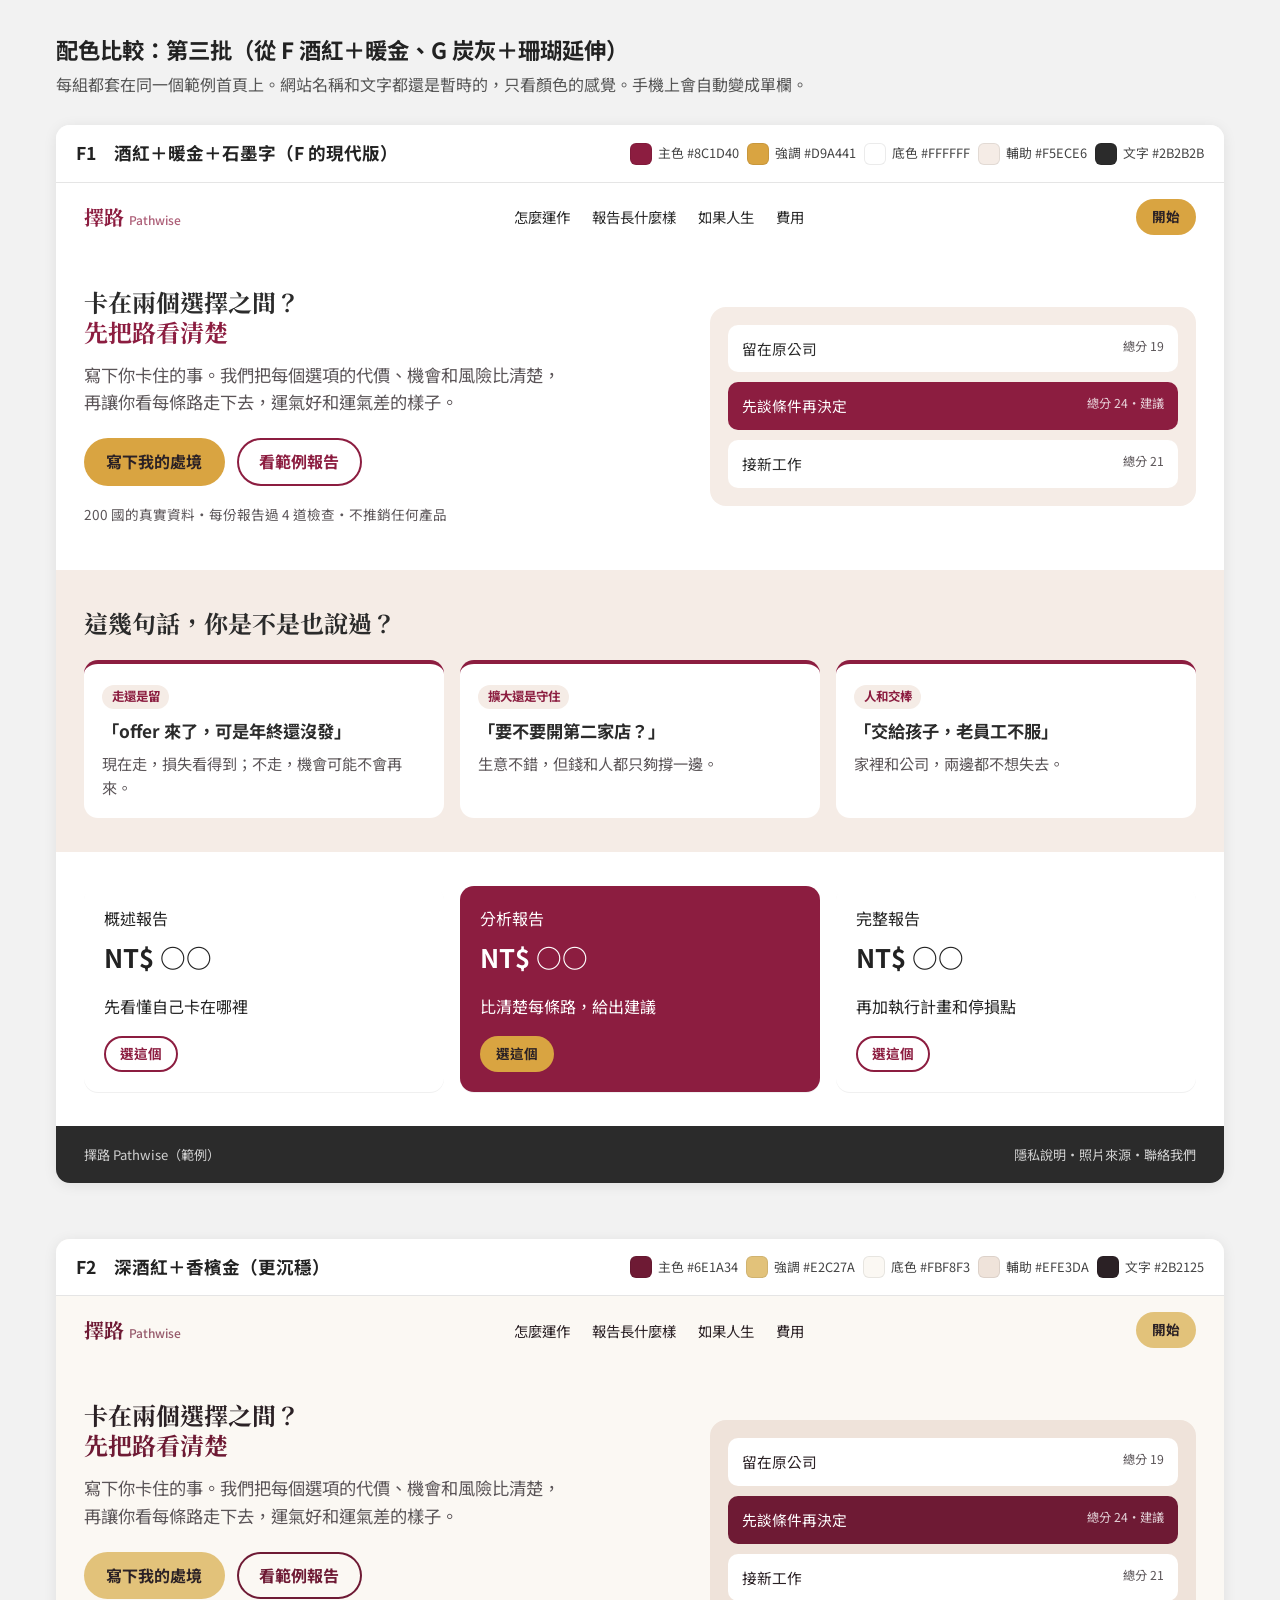
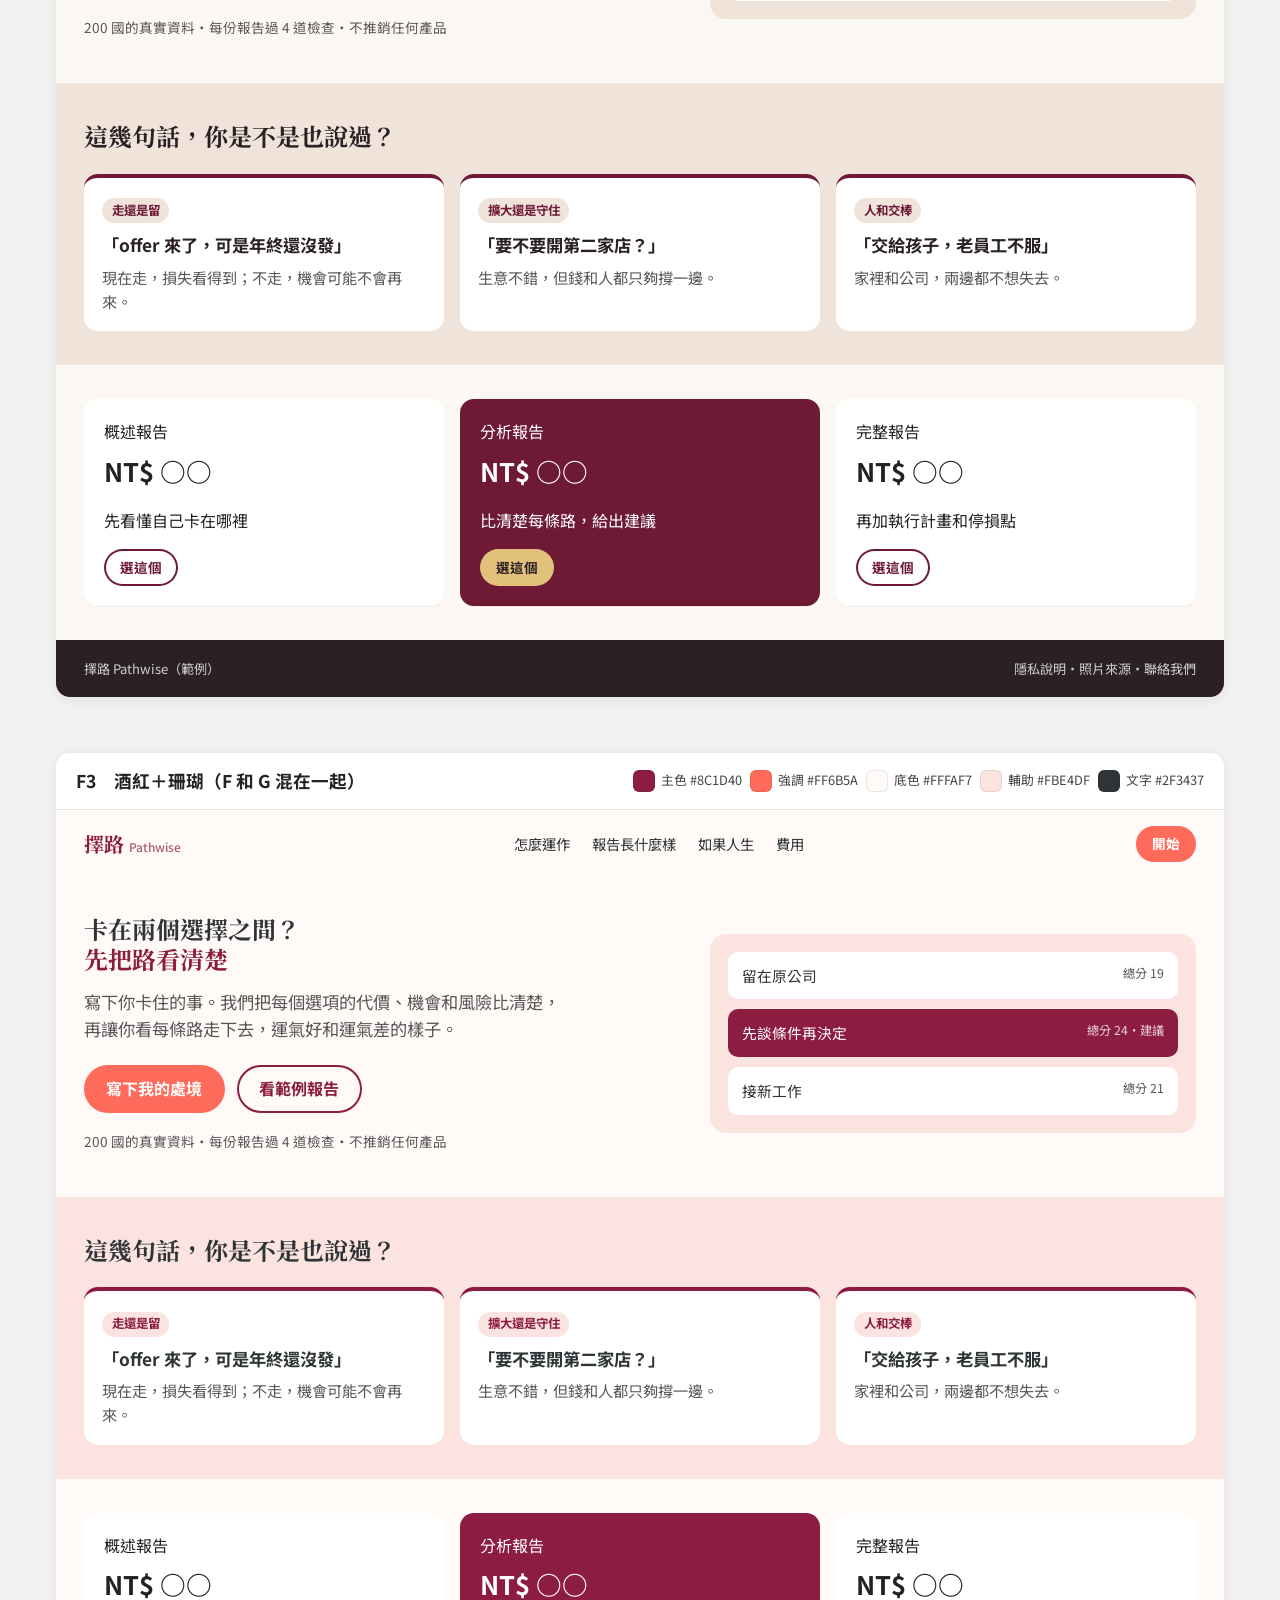
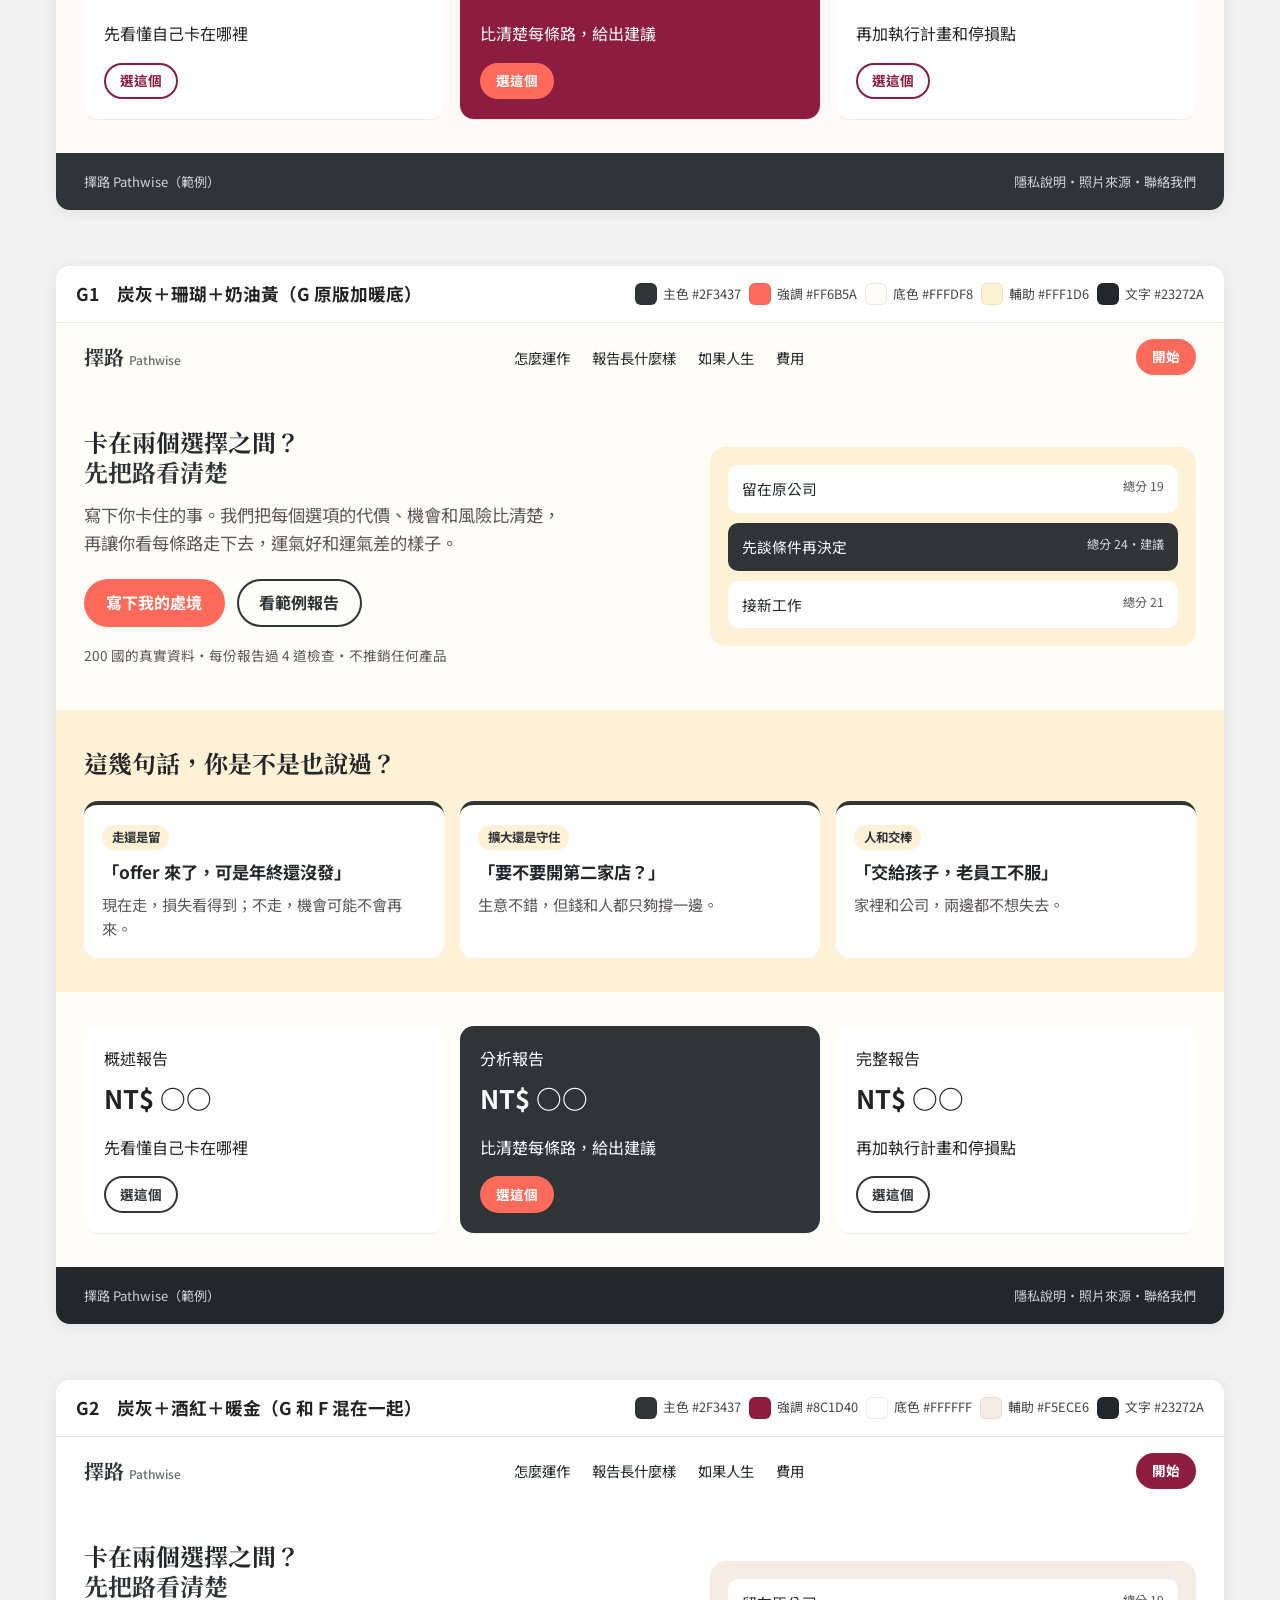
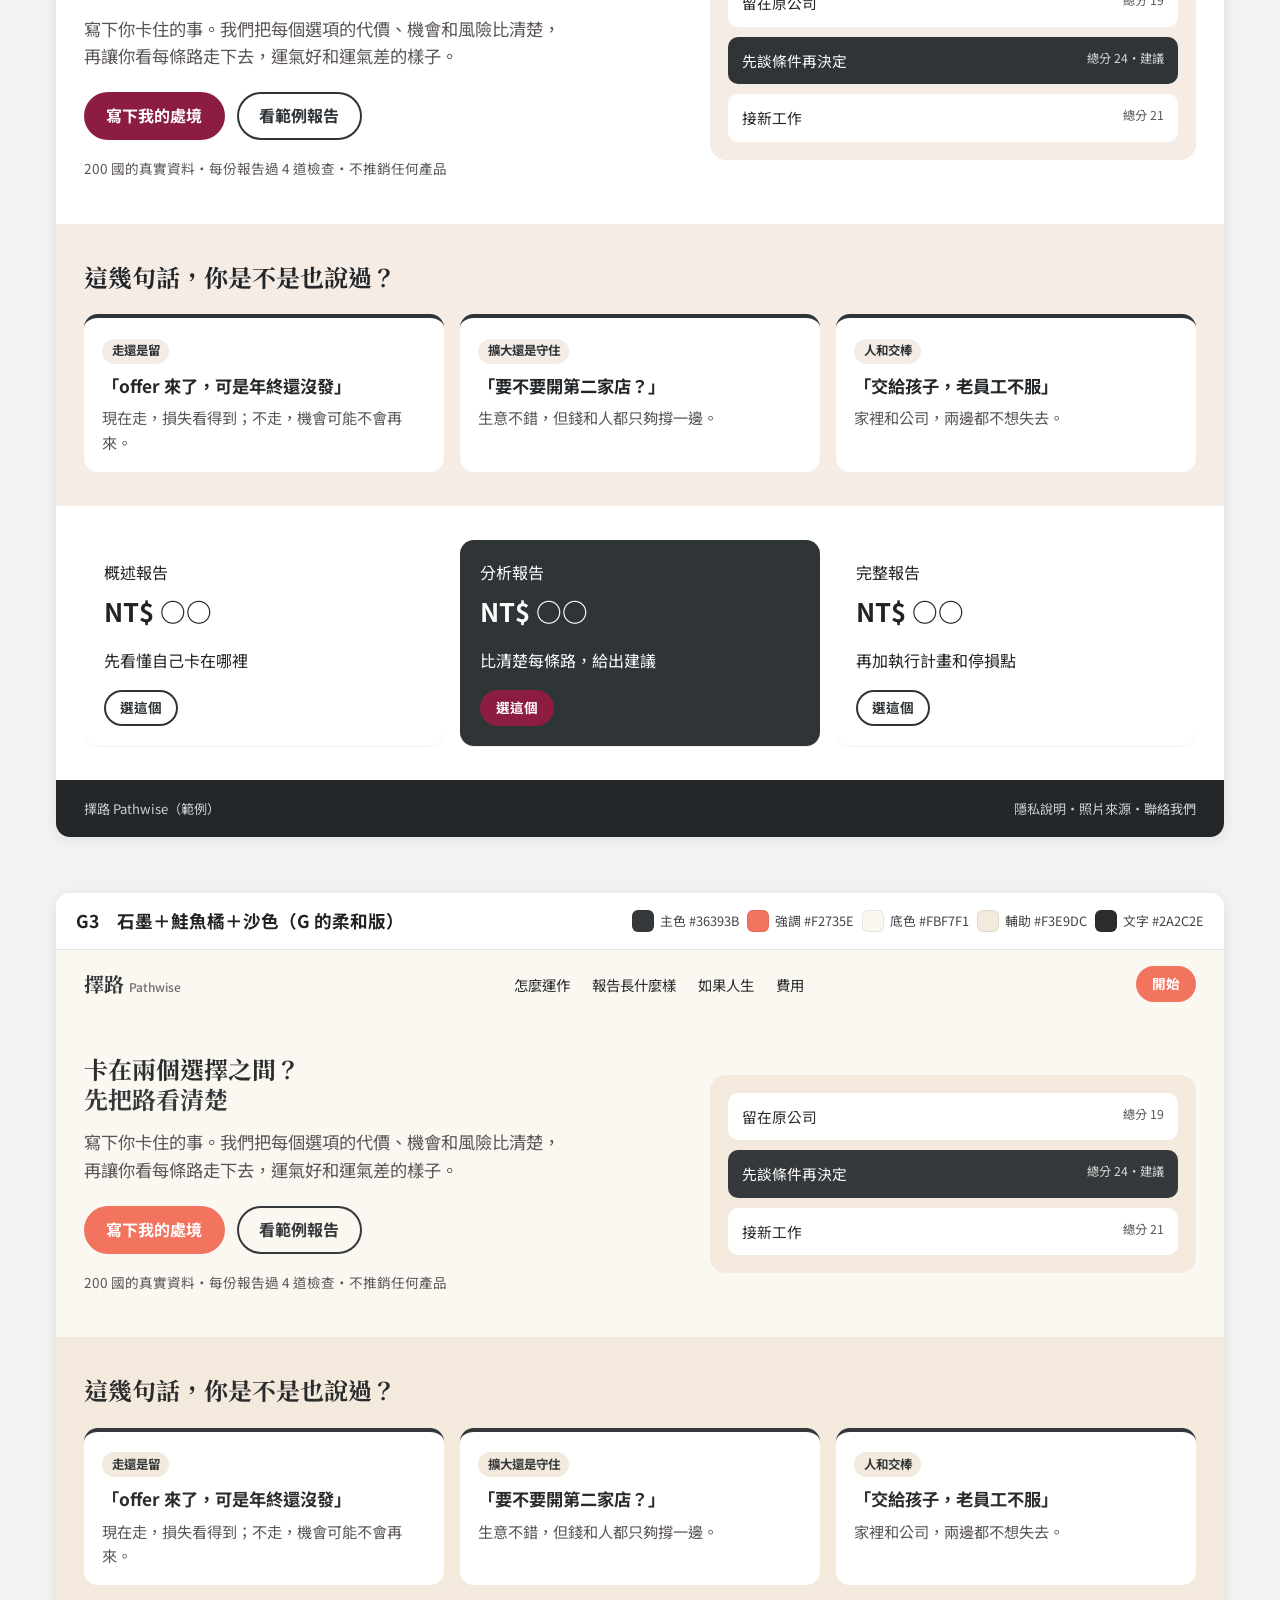
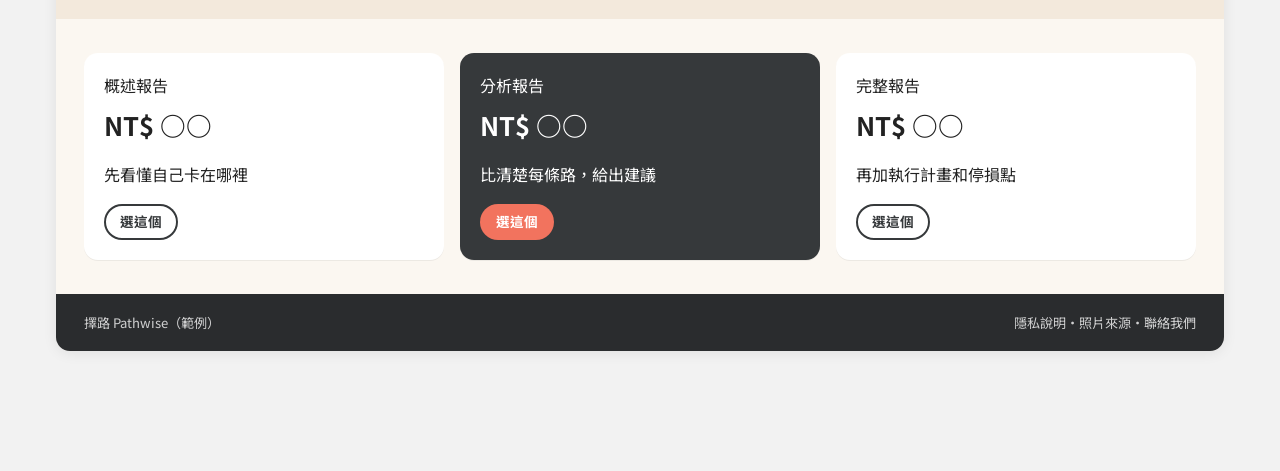
<file: docs/配色比較.html>
<!doctype html>
<html lang="zh-Hant-TW">
<head>
<meta charset="utf-8">
<meta name="viewport" content="width=device-width, initial-scale=1">
<meta name="robots" content="noindex,nofollow">
<title>配色比較｜第三批</title>
<link rel="preconnect" href="https://fonts.googleapis.com"><link rel="preconnect" href="https://fonts.gstatic.com" crossorigin>
<link href="https://fonts.googleapis.com/css2?family=Noto+Sans+TC:wght@400;500;700&family=Noto+Serif+TC:wght@600;700&display=swap" rel="stylesheet">
<style>
  *{box-sizing:border-box} body{margin:0;font-family:"Noto Sans TC",sans-serif;background:#f2f2f2;color:#222;line-height:1.6}
  .wrap{max-width:1200px;margin:0 auto;padding:24px 16px 64px}
  h1.top{font-size:1.4rem;margin:8px 0 4px} .note{color:#555;margin:0 0 28px}
  .set{margin-bottom:56px;border-radius:14px;overflow:hidden;box-shadow:0 2px 14px rgba(0,0,0,.08);background:var(--bg)}
  .label{display:flex;flex-wrap:wrap;gap:12px;align-items:center;justify-content:space-between;padding:14px 20px;background:#fff;border-bottom:1px solid #e5e5e5}
  .label b{font-size:1.1rem} .sw{display:flex;gap:8px;flex-wrap:wrap}
  .sw span{display:flex;align-items:center;gap:6px;font-size:.8rem;color:#444}
  .sw i{width:22px;height:22px;border-radius:6px;border:1px solid rgba(0,0,0,.08);display:inline-block}
  /* 範例頁 */
  .nav{display:flex;align-items:center;justify-content:space-between;padding:16px 28px;background:var(--bg)}
  .logo{font-family:"Noto Serif TC",serif;font-weight:700;font-size:1.25rem;color:var(--p1)}
  .menu{display:flex;gap:22px;font-size:.9rem;color:var(--ink)} .menu span:hover{color:var(--p1)}
  .btn{display:inline-block;border:0;border-radius:999px;padding:.7rem 1.4rem;font:inherit;font-weight:700;cursor:pointer}
  .b1{background:var(--p2);color:var(--on2)} .b2{background:transparent;color:var(--p1);box-shadow:inset 0 0 0 2px var(--p1)}
  .small{padding:.45rem 1rem;font-size:.85rem}
  .hero{display:grid;grid-template-columns:1.1fr .9fr;gap:32px;align-items:center;padding:36px 28px 44px;background:var(--bg)}
  .hero h2{font-family:"Noto Serif TC",serif;font-size:clamp(1.9rem,1rem+3vw,3rem);line-height:1.25;margin:0 0 14px;color:var(--ink)}
  .hero h2 em{font-style:normal;color:var(--p1)}
  .hero p{font-size:1.08rem;margin:0 0 22px;color:var(--ink2);max-width:28em}
  .cta{display:flex;gap:12px;flex-wrap:wrap} .trust{margin-top:18px;font-size:.85rem;color:var(--ink2)}
  .mock{background:var(--s2);border-radius:16px;padding:18px;display:grid;gap:10px}
  .mock .row{background:#fff;border-radius:10px;padding:12px 14px;display:flex;justify-content:space-between;font-size:.92rem;color:var(--ink)}
  .mock .row.hi{background:var(--p1);color:#fff} .mock small{color:var(--ink2)} .mock .row.hi small{color:rgba(255,255,255,.8)}
  .band{background:var(--s1);padding:34px 28px}
  .band h3{font-family:"Noto Serif TC",serif;font-size:1.5rem;margin:0 0 18px;color:var(--ink)}
  .cards{display:grid;grid-template-columns:repeat(3,1fr);gap:16px}
  .card{background:#fff;border-radius:14px;padding:18px;border-top:4px solid var(--p1)}
  .card .tag{display:inline-block;font-size:.78rem;padding:.15rem .6rem;border-radius:999px;background:var(--s2);color:var(--p1);margin-bottom:8px;font-weight:700}
  .card h4{margin:0 0 6px;font-size:1.08rem;color:var(--ink)} .card p{margin:0;font-size:.95rem;color:var(--ink2)}
  .price{display:grid;grid-template-columns:repeat(3,1fr);gap:16px;padding:34px 28px;background:var(--bg)}
  .plan{border-radius:14px;padding:20px;background:#fff;box-shadow:0 1px 0 rgba(0,0,0,.06)}
  .plan.best{background:var(--p1);color:#fff} .plan b{font-size:1.6rem;display:block;margin:6px 0}
  .plan.best .btn{background:var(--p2);color:var(--on2)}
  .foot{padding:18px 28px;background:var(--ink);color:rgba(255,255,255,.78);font-size:.82rem;display:flex;justify-content:space-between;flex-wrap:wrap;gap:8px}
  @media(max-width:760px){.hero,.cards,.price{grid-template-columns:1fr}.menu{display:none}.nav,.hero,.band,.price,.foot{padding-left:16px;padding-right:16px}}
  /* 三組 */
  .F1{--p1:#8C1D40;--p2:#D9A441;--on2:#2B2125;--bg:#FFFFFF;--s1:#F5ECE6;--s2:#F5ECE6;--ink:#2B2B2B;--ink2:#5b5558}
  .F2{--p1:#6E1A34;--p2:#E2C27A;--on2:#2B2125;--bg:#FBF8F3;--s1:#EFE3DA;--s2:#EFE3DA;--ink:#2B2125;--ink2:#5b5558}
  .F3{--p1:#8C1D40;--p2:#FF6B5A;--on2:#fff;--bg:#FFFAF7;--s1:#FBE4DF;--s2:#FBE4DF;--ink:#2F3437;--ink2:#5b5558}
  .G1{--p1:#2F3437;--p2:#FF6B5A;--on2:#fff;--bg:#FFFDF8;--s1:#FFF1D6;--s2:#FFF1D6;--ink:#23272A;--ink2:#5b5558}
  .G2{--p1:#2F3437;--p2:#8C1D40;--on2:#fff;--bg:#FFFFFF;--s1:#F5ECE6;--s2:#F5ECE6;--ink:#23272A;--ink2:#5b5558}
  .G3{--p1:#36393B;--p2:#F2735E;--on2:#fff;--bg:#FBF7F1;--s1:#F3E9DC;--s2:#F3E9DC;--ink:#2A2C2E;--ink2:#5b5558}
</style>
</head>
<body>
<div class="wrap">
  <h1 class="top">配色比較：第三批（從 F 酒紅＋暖金、G 炭灰＋珊瑚延伸）</h1>
  <p class="note">每組都套在同一個範例首頁上。網站名稱和文字都還是暫時的，只看顏色的感覺。手機上會自動變成單欄。</p>

  <!-- 同一份範例內容，三組各一次 -->
  <template id="page">
    <div class="nav"><span class="logo">擇路 <small style="font-family:Noto Sans TC;font-weight:500;font-size:.75rem;opacity:.7">Pathwise</small></span><span class="menu"><span>怎麼運作</span><span>報告長什麼樣</span><span>如果人生</span><span>費用</span></span><button class="btn b1 small">開始</button></div>
    <div class="hero">
      <div>
        <h2>卡在兩個選擇之間？<br><em>先把路看清楚</em></h2>
        <p>寫下你卡住的事。我們把每個選項的代價、機會和風險比清楚，再讓你看每條路走下去，運氣好和運氣差的樣子。</p>
        <div class="cta"><button class="btn b1">寫下我的處境</button><button class="btn b2">看範例報告</button></div>
        <div class="trust">200 國的真實資料・每份報告過 4 道檢查・不推銷任何產品</div>
      </div>
      <div class="mock">
        <div class="row"><span>留在原公司</span><small>總分 19</small></div>
        <div class="row hi"><span>先談條件再決定</span><small>總分 24・建議</small></div>
        <div class="row"><span>接新工作</span><small>總分 21</small></div>
      </div>
    </div>
    <div class="band">
      <h3>這幾句話，你是不是也說過？</h3>
      <div class="cards">
        <div class="card"><span class="tag">走還是留</span><h4>「offer 來了，可是年終還沒發」</h4><p>現在走，損失看得到；不走，機會可能不會再來。</p></div>
        <div class="card"><span class="tag">擴大還是守住</span><h4>「要不要開第二家店？」</h4><p>生意不錯，但錢和人都只夠撐一邊。</p></div>
        <div class="card"><span class="tag">人和交棒</span><h4>「交給孩子，老員工不服」</h4><p>家裡和公司，兩邊都不想失去。</p></div>
      </div>
    </div>
    <div class="price">
      <div class="plan"><span>概述報告</span><b>NT$ ○○</b><p>先看懂自己卡在哪裡</p><button class="btn b2 small">選這個</button></div>
      <div class="plan best"><span>分析報告</span><b>NT$ ○○</b><p>比清楚每條路，給出建議</p><button class="btn small">選這個</button></div>
      <div class="plan"><span>完整報告</span><b>NT$ ○○</b><p>再加執行計畫和停損點</p><button class="btn b2 small">選這個</button></div>
    </div>
    <div class="foot"><span>擇路 Pathwise（範例）</span><span>隱私說明・照片來源・聯絡我們</span></div>
  </template>

  <section class="set F1"><div class="label"><b>F1　酒紅＋暖金＋石墨字（F 的現代版）</b><div class="sw"><span><i style="background:#8C1D40"></i>主色 #8C1D40</span><span><i style="background:#D9A441"></i>強調 #D9A441</span><span><i style="background:#FFFFFF"></i>底色 #FFFFFF</span><span><i style="background:#F5ECE6"></i>輔助 #F5ECE6</span><span><i style="background:#2B2B2B"></i>文字 #2B2B2B</span></div></div><div class="slot"></div></section>
  <section class="set F2"><div class="label"><b>F2　深酒紅＋香檳金（更沉穩）</b><div class="sw"><span><i style="background:#6E1A34"></i>主色 #6E1A34</span><span><i style="background:#E2C27A"></i>強調 #E2C27A</span><span><i style="background:#FBF8F3"></i>底色 #FBF8F3</span><span><i style="background:#EFE3DA"></i>輔助 #EFE3DA</span><span><i style="background:#2B2125"></i>文字 #2B2125</span></div></div><div class="slot"></div></section>
  <section class="set F3"><div class="label"><b>F3　酒紅＋珊瑚（F 和 G 混在一起）</b><div class="sw"><span><i style="background:#8C1D40"></i>主色 #8C1D40</span><span><i style="background:#FF6B5A"></i>強調 #FF6B5A</span><span><i style="background:#FFFAF7"></i>底色 #FFFAF7</span><span><i style="background:#FBE4DF"></i>輔助 #FBE4DF</span><span><i style="background:#2F3437"></i>文字 #2F3437</span></div></div><div class="slot"></div></section>
  <section class="set G1"><div class="label"><b>G1　炭灰＋珊瑚＋奶油黃（G 原版加暖底）</b><div class="sw"><span><i style="background:#2F3437"></i>主色 #2F3437</span><span><i style="background:#FF6B5A"></i>強調 #FF6B5A</span><span><i style="background:#FFFDF8"></i>底色 #FFFDF8</span><span><i style="background:#FFF1D6"></i>輔助 #FFF1D6</span><span><i style="background:#23272A"></i>文字 #23272A</span></div></div><div class="slot"></div></section>
  <section class="set G2"><div class="label"><b>G2　炭灰＋酒紅＋暖金（G 和 F 混在一起）</b><div class="sw"><span><i style="background:#2F3437"></i>主色 #2F3437</span><span><i style="background:#8C1D40"></i>強調 #8C1D40</span><span><i style="background:#FFFFFF"></i>底色 #FFFFFF</span><span><i style="background:#F5ECE6"></i>輔助 #F5ECE6</span><span><i style="background:#23272A"></i>文字 #23272A</span></div></div><div class="slot"></div></section>
  <section class="set G3"><div class="label"><b>G3　石墨＋鮭魚橘＋沙色（G 的柔和版）</b><div class="sw"><span><i style="background:#36393B"></i>主色 #36393B</span><span><i style="background:#F2735E"></i>強調 #F2735E</span><span><i style="background:#FBF7F1"></i>底色 #FBF7F1</span><span><i style="background:#F3E9DC"></i>輔助 #F3E9DC</span><span><i style="background:#2A2C2E"></i>文字 #2A2C2E</span></div></div><div class="slot"></div></section>
</div>
<script>
  var t = document.getElementById('page');
  document.querySelectorAll('.slot').forEach(function (s) { s.appendChild(t.content.cloneNode(true)); });
</script>
</body>
</html>
</file>
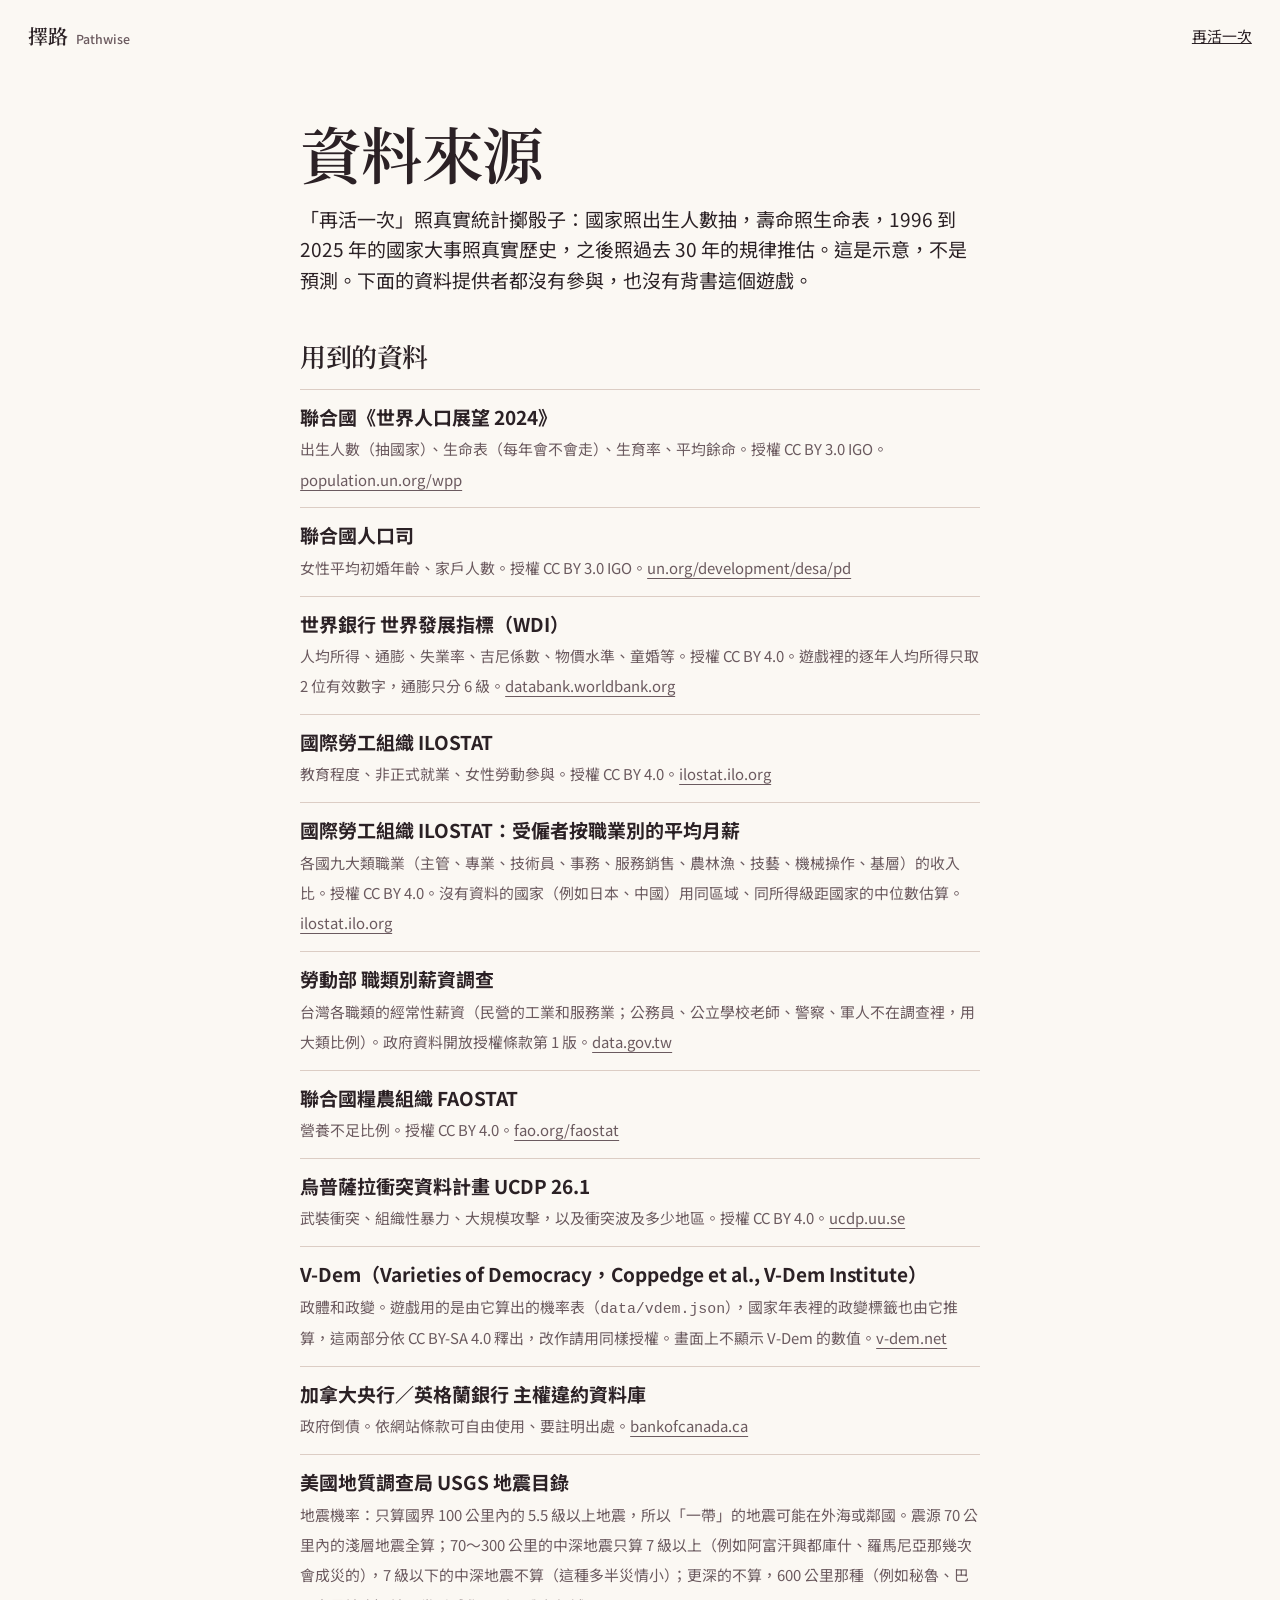
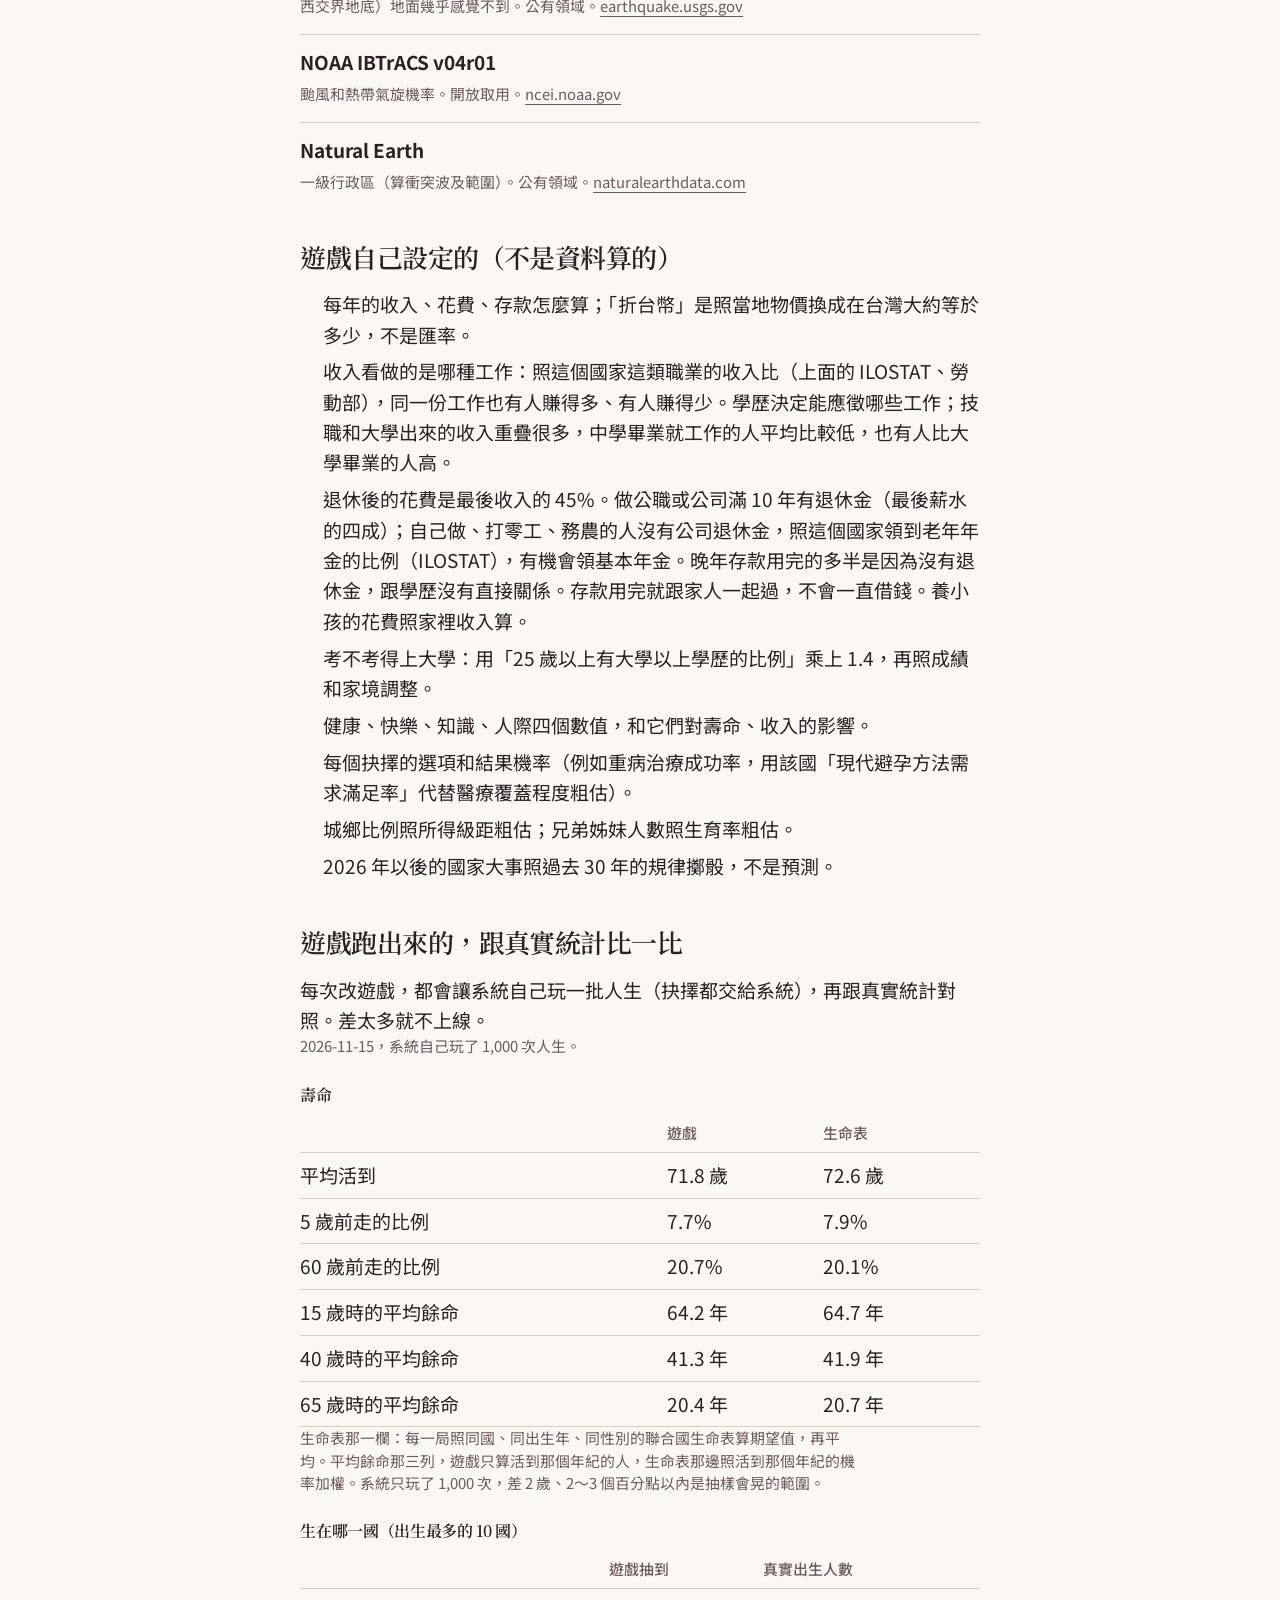
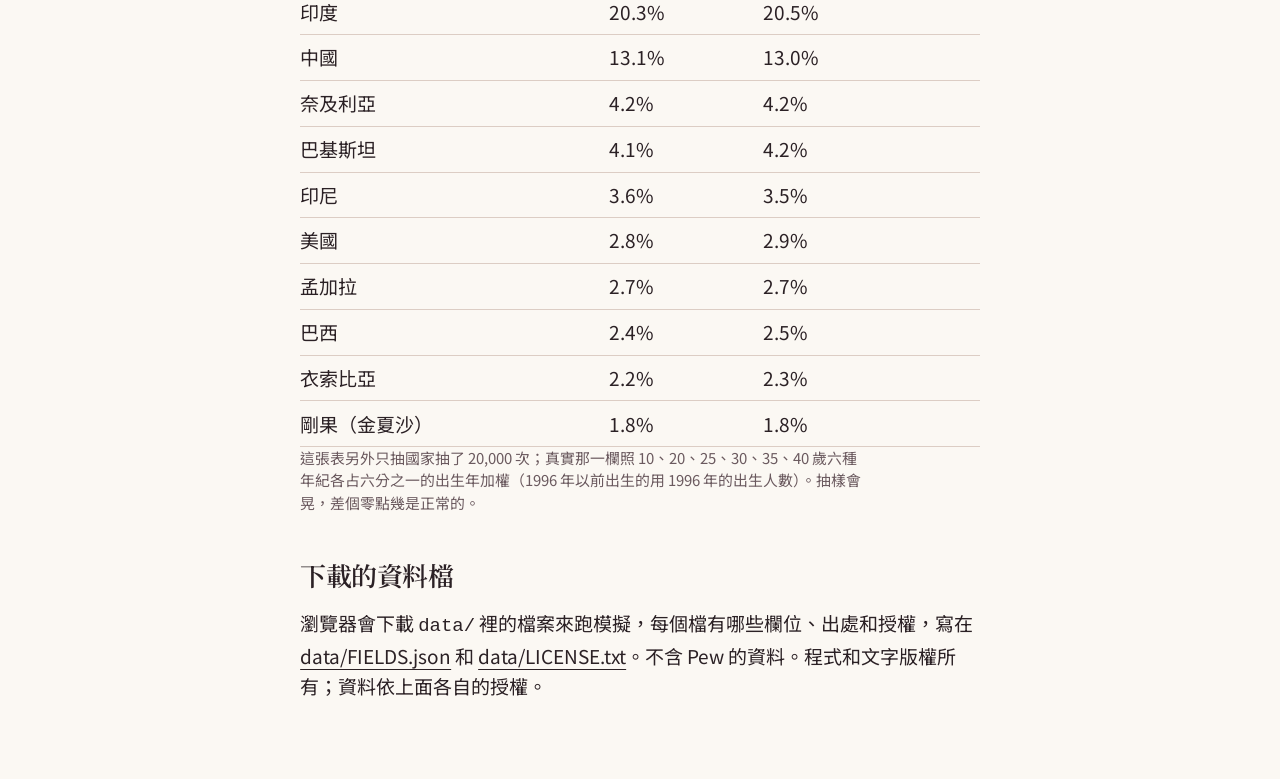
<file: play/sources.html>
<!doctype html>
<html lang="zh-Hant-TW">
<head>
<meta charset="utf-8">
<meta name="robots" content="noindex,nofollow">
<meta name="viewport" content="width=device-width, initial-scale=1">
<title>資料來源｜擇路 Pathwise</title>
<meta name="description" content="「再活一次」用到的資料、出處和授權，以及哪些是遊戲自己設定的。">
<link rel="preconnect" href="https://fonts.googleapis.com">
<link rel="preconnect" href="https://fonts.gstatic.com" crossorigin>
<link href="https://fonts.googleapis.com/css2?family=Noto+Sans+TC:wght@400;500;700&family=Noto+Serif+TC:wght@600;700&display=swap" rel="stylesheet">
<link rel="stylesheet" href="../assets/site.css?v=20261114a">
<style>
  main { max-width: 46rem; margin: 0 auto; padding-bottom: 5rem; }
  h1 { margin: clamp(1.5rem, 5vh, 3.5rem) 0 1rem; }
  h2 { font-size: var(--step-lead); margin: 2.5rem 0 0.75rem; }
  ul.src { list-style: none; padding: 0; display: grid; gap: 0.9rem; }
  ul.src li { border-top: 1px solid var(--line); padding-top: 0.75rem; }
  ul.src b { display: block; }
  ul.src span { font-size: var(--step-small); color: var(--muted); }
  ul.plain { padding-left: 1.2em; display: grid; gap: 0.4rem; }
  .vs-h { font-size: 1rem; margin: 1.5rem 0 0.4rem; }
  table.vs { width: 100%; border-collapse: collapse; font-variant-numeric: tabular-nums; }
  table.vs th, table.vs td { text-align: left; padding: 0.45rem 0.75rem 0.45rem 0; border-bottom: 1px solid var(--line); }
  table.vs thead th { font-size: var(--step-small); color: var(--muted); font-weight: 500; }
  table.vs tbody th { font-weight: 400; }
</style>
</head>
<body>
<header class="bar">
  <a class="wordmark" href="../">擇路 <span class="wm-en">Pathwise</span></a>
  <a class="small" href="./">再活一次</a>
</header>
<main class="wrap">
  <h1 class="head">資料來源</h1>
  <p>「再活一次」照真實統計擲骰子：國家照出生人數抽，壽命照生命表，1996 到 2025 年的國家大事照真實歷史，之後照過去 30 年的規律推估。這是示意，不是預測。下面的資料提供者都沒有參與，也沒有背書這個遊戲。</p>

  <h2>用到的資料</h2>
  <ul class="src">
    <li><b>聯合國《世界人口展望 2024》</b><span>出生人數（抽國家）、生命表（每年會不會走）、生育率、平均餘命。授權 CC BY 3.0 IGO。<a class="link" href="https://population.un.org/wpp/">population.un.org/wpp</a></span></li>
    <li><b>聯合國人口司</b><span>女性平均初婚年齡、家戶人數。授權 CC BY 3.0 IGO。<a class="link" href="https://www.un.org/development/desa/pd/">un.org/development/desa/pd</a></span></li>
    <li><b>世界銀行 世界發展指標（WDI）</b><span>人均所得、通膨、失業率、吉尼係數、物價水準、童婚等。授權 CC BY 4.0。遊戲裡的逐年人均所得只取 2 位有效數字，通膨只分 6 級。<a class="link" href="https://databank.worldbank.org/source/world-development-indicators">databank.worldbank.org</a></span></li>
    <li><b>國際勞工組織 ILOSTAT</b><span>教育程度、非正式就業、女性勞動參與。授權 CC BY 4.0。<a class="link" href="https://ilostat.ilo.org/">ilostat.ilo.org</a></span></li>
    <li><b>國際勞工組織 ILOSTAT：受僱者按職業別的平均月薪</b><span>各國九大類職業（主管、專業、技術員、事務、服務銷售、農林漁、技藝、機械操作、基層）的收入比。授權 CC BY 4.0。沒有資料的國家（例如日本、中國）用同區域、同所得級距國家的中位數估算。<a class="link" href="https://ilostat.ilo.org/">ilostat.ilo.org</a></span></li>
    <li><b>勞動部 職類別薪資調查</b><span>台灣各職類的經常性薪資（民營的工業和服務業；公務員、公立學校老師、警察、軍人不在調查裡，用大類比例）。政府資料開放授權條款第 1 版。<a class="link" href="https://data.gov.tw/dataset/41685">data.gov.tw</a></span></li>
    <li><b>聯合國糧農組織 FAOSTAT</b><span>營養不足比例。授權 CC BY 4.0。<a class="link" href="https://www.fao.org/faostat/">fao.org/faostat</a></span></li>
    <li><b>烏普薩拉衝突資料計畫 UCDP 26.1</b><span>武裝衝突、組織性暴力、大規模攻擊，以及衝突波及多少地區。授權 CC BY 4.0。<a class="link" href="https://ucdp.uu.se/">ucdp.uu.se</a></span></li>
    <li><b>V-Dem（Varieties of Democracy，Coppedge et al., V-Dem Institute）</b><span>政體和政變。遊戲用的是由它算出的機率表（<code>data/vdem.json</code>），國家年表裡的政變標籤也由它推算，這兩部分依 CC BY-SA 4.0 釋出，改作請用同樣授權。畫面上不顯示 V-Dem 的數值。<a class="link" href="https://www.v-dem.net/">v-dem.net</a></span></li>
    <li><b>加拿大央行／英格蘭銀行 主權違約資料庫</b><span>政府倒債。依網站條款可自由使用、要註明出處。<a class="link" href="https://www.bankofcanada.ca/">bankofcanada.ca</a></span></li>
    <li><b>美國地質調查局 USGS 地震目錄</b><span>地震機率：只算國界 100 公里內的 5.5 級以上地震，所以「一帶」的地震可能在外海或鄰國。震源 70 公里內的淺層地震全算；70～300 公里的中深地震只算 7 級以上（例如阿富汗興都庫什、羅馬尼亞那幾次會成災的），7 級以下的中深地震不算（這種多半災情小）；更深的不算，600 公里那種（例如秘魯、巴西交界地底）地面幾乎感覺不到。公有領域。<a class="link" href="https://earthquake.usgs.gov/">earthquake.usgs.gov</a></span></li>
    <li><b>NOAA IBTrACS v04r01</b><span>颱風和熱帶氣旋機率。開放取用。<a class="link" href="https://www.ncei.noaa.gov/products/international-best-track-archive">ncei.noaa.gov</a></span></li>
    <li><b>Natural Earth</b><span>一級行政區（算衝突波及範圍）。公有領域。<a class="link" href="https://www.naturalearthdata.com/">naturalearthdata.com</a></span></li>
  </ul>

  <h2>遊戲自己設定的（不是資料算的）</h2>
  <ul class="plain">
    <li>每年的收入、花費、存款怎麼算；「折台幣」是照當地物價換成在台灣大約等於多少，不是匯率。</li>
    <li>收入看做的是哪種工作：照這個國家這類職業的收入比（上面的 ILOSTAT、勞動部），同一份工作也有人賺得多、有人賺得少。學歷決定能應徵哪些工作；技職和大學出來的收入重疊很多，中學畢業就工作的人平均比較低，也有人比大學畢業的人高。</li>
    <li>退休後的花費是最後收入的 45%。做公職或公司滿 10 年有退休金（最後薪水的四成）；自己做、打零工、務農的人沒有公司退休金，照這個國家領到老年年金的比例（ILOSTAT），有機會領基本年金。晚年存款用完的多半是因為沒有退休金，跟學歷沒有直接關係。存款用完就跟家人一起過，不會一直借錢。養小孩的花費照家裡收入算。</li>
    <li>考不考得上大學：用「25 歲以上有大學以上學歷的比例」乘上 1.4，再照成績和家境調整。</li>
    <li>健康、快樂、知識、人際四個數值，和它們對壽命、收入的影響。</li>
    <li>每個抉擇的選項和結果機率（例如重病治療成功率，用該國「現代避孕方法需求滿足率」代替醫療覆蓋程度粗估）。</li>
    <li>城鄉比例照所得級距粗估；兄弟姊妹人數照生育率粗估。</li>
    <li>2026 年以後的國家大事照過去 30 年的規律擲骰，不是預測。</li>
  </ul>

  <h2>遊戲跑出來的，跟真實統計比一比</h2>
  <p>每次改遊戲，都會讓系統自己玩一批人生（抉擇都交給系統），再跟真實統計對照。差太多就不上線。</p>
  <div id="vs"><p class="small muted">要開 JavaScript 才看得到這張表；數字也在 <a class="link" href="stats.json">stats.json</a>。</p></div>

  <h2>下載的資料檔</h2>
  <p>瀏覽器會下載 <code>data/</code> 裡的檔案來跑模擬，每個檔有哪些欄位、出處和授權，寫在 <a class="link" href="data/FIELDS.json">data/FIELDS.json</a> 和 <a class="link" href="data/LICENSE.txt">data/LICENSE.txt</a>。不含 Pew 的資料。程式和文字版權所有；資料依上面各自的授權。</p>
</main>
<script>
// 讀 check.js 產生的 stats.json，畫成兩張表（2026-11-15）
(function () {
  var box = document.getElementById('vs');
  var esc = function (s) { return String(s).replace(/[&<>"]/g, function (c) { return { '&': '&amp;', '<': '&lt;', '>': '&gt;', '"': '&quot;' }[c]; }); };
  fetch('stats.json?v=' + Date.now().toString(36).slice(0, 5)).then(function (r) { if (!r.ok) throw 0; return r.json(); }).then(function (s) {
    var row = function (k, g, r, u) { return '<tr><th scope="row">' + esc(k) + '</th><td>' + esc(Number(g).toFixed(1) + u) + '</td><td>' + esc(Number(r).toFixed(1) + u) + '</td></tr>'; };
    var head = function (a, b, c) { return '<thead><tr><th scope="col">' + a + '</th><th scope="col">' + b + '</th><th scope="col">' + c + '</th></tr></thead>'; };
    var life = [row('平均活到', s.life.game, s.life.real, ' 歲'), row('5 歲前走的比例', s.u5.game, s.u5.real, '%')]
      .concat(s.dist.map(function (d) { return row(d.k, d.game, d.real, d.u === '%' ? '%' : ' ' + d.u); })).join('');
    var births = s.births.map(function (b) { return row(b.name, b.game, b.real, '%'); }).join('');
    box.innerHTML = '<p class="small muted">' + esc(s.date) + '，系統自己玩了 ' + esc(s.runs.toLocaleString('zh-TW')) + ' 次人生。</p>' +
      '<h3 class="vs-h">壽命</h3><table class="vs">' + head('', '遊戲', '生命表') + '<tbody>' + life + '</tbody></table>' +
      '<p class="small muted">生命表那一欄：每一局照同國、同出生年、同性別的聯合國生命表算期望值，再平均。平均餘命那三列，遊戲只算活到那個年紀的人，生命表那邊照活到那個年紀的機率加權。系統只玩了 ' + esc(s.runs.toLocaleString('zh-TW')) + ' 次，差 2 歲、2～3 個百分點以內是抽樣會晃的範圍。</p>' +
      '<h3 class="vs-h">生在哪一國（出生最多的 10 國）</h3><table class="vs">' + head('', '遊戲抽到', '真實出生人數') + '<tbody>' + births + '</tbody></table>' +
      '<p class="small muted">這張表另外只抽國家抽了 ' + esc((s.birthDraws || s.runs).toLocaleString('zh-TW')) + ' 次；真實那一欄照 10、20、25、30、35、40 歲六種年紀各占六分之一的出生年加權（1996 年以前出生的用 1996 年的出生人數）。抽樣會晃，差個零點幾是正常的。</p>';
  }).catch(function () { box.innerHTML = '<p class="small muted">對照表載入不了，重新整理一次試試。</p>'; });
})();
</script>
</body>
</html>
</file>
<file: assets/site.css>
/* 擇路 Pathwise 共用樣式。配色 F2（用戶 2026-11-05 選）：深酒紅、香檳金當主色，奶白、淺膚、可可當輔助。
   中文用 Noto Serif TC（標題）和 Noto Sans TC（內文）。 */
:root {
  --bg: #FBF8F3;
  --surface: #F5EEE8;
  --surface-2: #EFE3DA;
  --ink: #2B2125;
  --muted: #6B5A5F;
  --accent: #6E1A34;
  --accent-ink: #FFFFFF;
  --accent-hover: #561429;
  --gold: #E2C27A;
  --gold-ink: #2B2125;
  --gold-hover: #D6B163;
  --field: #6E1A34;
  --field-2: #561429;
  --field-ink: #FBF8F3;
  --field-muted: #E8CFD5;
  --cocoa: #3A2A2E;
  --line: #DCCDC4;

  --font-display: "Noto Serif TC", "Songti TC", serif;
  --font-text: "Noto Sans TC", "PingFang TC", "Microsoft JhengHei", sans-serif;

  --step-small: clamp(0.875rem, 0.85rem + 0.1vw, 0.9375rem);
  --step-body: clamp(1.0625rem, 1rem + 0.25vw, 1.1875rem);
  --step-lead: clamp(1.25rem, 1.1rem + 0.7vw, 1.625rem);
  --step-head: clamp(2rem, 1.3rem + 3.2vw, 4rem);
  --step-display: clamp(3.4rem, 0.6rem + 8.4vw, 9rem);

  --margin: clamp(1.25rem, 2.2vw, 2rem);
  --gutter: clamp(1rem, 2vw, 2rem);
  --section: clamp(6rem, 12vw, 13rem);
  --axis: 34%;

  --ease-out: cubic-bezier(0.22, 1, 0.36, 1);
  --ease-expo: cubic-bezier(0.16, 1, 0.3, 1);
  --ease-soft: cubic-bezier(0.33, 1, 0.68, 1);
  --t-press: 140ms;
  --t-hover: 180ms;
  --t-ui: 240ms;
  --t-reveal: 800ms;
}

*, *::before, *::after { box-sizing: border-box; }
html { -webkit-text-size-adjust: 100%; text-size-adjust: 100%; }
body { margin: 0; background: var(--bg); color: var(--ink); font-family: var(--font-text); font-size: var(--step-body); line-height: 1.6; -webkit-font-smoothing: antialiased; }
h1, h2, h3, h4, p, figure, blockquote, ul, ol, dl, dd { margin: 0; }
ul[class], ol[class] { padding: 0; list-style: none; }
img, video, svg { display: block; max-width: 100%; }
img { height: auto; background: var(--surface); }
button, input, select, textarea { font: inherit; color: inherit; }
a { color: inherit; }
::selection { background: var(--accent); color: var(--accent-ink); }
:focus-visible { outline: 2px solid var(--accent); outline-offset: 3px; }

h1, h2, h3 { font-family: var(--font-display); font-weight: 600; letter-spacing: -0.02em; text-wrap: balance; }
.display { font-size: var(--step-display); line-height: 1.02; }
.head { font-size: var(--step-head); line-height: 1.15; }
.lead { font-size: var(--step-lead); line-height: 1.5; }
.small { font-size: var(--step-small); line-height: 1.5; }
.muted { color: var(--muted); }
p { max-width: 38em; text-wrap: pretty; }  /* 照實際寬度斷行，避免最後一行只剩一兩個字 */
.nums { font-variant-numeric: tabular-nums; }
.wrap { padding-inline: var(--margin); }
.sr-only { position: absolute; width: 1px; height: 1px; overflow: hidden; clip-path: inset(50%); white-space: nowrap; }

/* 按鈕：一種形狀，方角；淺底用酒紅，酒紅底用香檳金 */
.btn { display: inline-flex; align-items: center; justify-content: center; min-height: 3.25rem; padding: 0 1.6rem; background: var(--accent); color: var(--accent-ink); font-weight: 500; text-decoration: none; border: 0; cursor: pointer; transition: transform var(--t-press) var(--ease-out), background-color var(--t-hover) var(--ease-out); }
.btn:hover { background: var(--accent-hover); }
.btn:active { transform: scale(0.97); }
.btn[disabled] { opacity: 0.45; cursor: not-allowed; }
.btn.quiet { background: var(--surface-2); color: var(--ink); }
.btn.quiet:hover { background: #e6d6cb; }
.btn.gold { background: var(--gold); color: var(--gold-ink); }
.btn.gold:hover { background: var(--gold-hover); }
.link { text-decoration: underline; text-underline-offset: 0.25em; text-decoration-thickness: 1px; transition: color var(--t-hover); }
.link:hover { color: var(--accent); }

/* 頁首：字標、幾個連結、一個動作 */
.bar { display: flex; align-items: center; justify-content: space-between; gap: 1.5rem; padding: 1.25rem var(--margin); }
.wordmark { font-family: var(--font-display); font-size: 1.25rem; font-weight: 600; text-decoration: none; }
.wm-en { font-family: var(--font-text); font-weight: 500; font-size: 0.62em; color: var(--muted); margin-left: 0.25em; }
.bar nav { display: flex; gap: 1.5rem; font-size: var(--step-small); }
.bar nav a { text-decoration: none; }
.bar nav a:hover { text-decoration: underline; text-underline-offset: 0.25em; }


/* 進場動畫：沒有 JS 時內容照樣看得到 */
@media (prefers-reduced-motion: no-preference) {
  .js [data-reveal] { opacity: 0; transform: translateY(24px); transition: opacity 700ms var(--ease-out), transform 700ms var(--ease-out); transition-delay: calc(var(--i, 0) * 80ms); }
  .js [data-reveal].in { opacity: 1; transform: none; }
  .lines .line { display: block; overflow: hidden; padding-bottom: 0.1em; margin-bottom: -0.1em; }
  .lines [data-line] { display: block; }
  .js .lines [data-line] { transform: translateY(105%); animation: rise 900ms var(--ease-expo) forwards; animation-delay: calc(var(--i, 0) * 110ms + 100ms); }
  @keyframes rise { to { transform: none; } }
}
@media (prefers-reduced-motion: reduce) { * { animation: none !important; transition: none !important; } }

/* 表單（app 畫面） */
.field { display: grid; gap: 0.5rem; }
.field label, .field legend { font-weight: 500; }
.field .hint { font-size: var(--step-small); color: var(--muted); }
.field input[type=text], .field input[type=email], .field input[type=url], .field select, .field textarea {
  width: 100%; background: var(--surface); color: var(--ink); border: 1px solid var(--line); padding: 0.8rem 0.9rem; border-radius: 0; min-height: 3rem;
  transition: border-color var(--t-hover), background-color var(--t-hover);
}
.field textarea { min-height: 14rem; line-height: 1.7; resize: vertical; }
.field input:focus, .field select:focus, .field textarea:focus { outline: none; border-color: var(--accent); background: var(--surface-2); }
.field .err { color: #b3261e; font-size: var(--step-small); }
.choices { display: flex; flex-wrap: wrap; gap: 0.5rem; }
.choices label { display: inline-flex; align-items: center; gap: 0.5rem; padding: 0.6rem 0.9rem; background: var(--surface); cursor: pointer; font-weight: 400; transition: background-color var(--t-hover); }
.choices label:hover { background: var(--surface-2); }
.choices input { accent-color: var(--accent); }
.choices label:has(input:checked) { background: var(--accent); color: var(--accent-ink); }
fieldset { border: 0; padding: 0; margin: 0; }

/* 「跟你同一年出生的 100 個嬰兒」點陣圖（首頁、再活一次開始頁；2026-11-15） */
.babies { margin: 0; max-width: 22rem; opacity: 0; transition: opacity 0.4s var(--ease-out, ease); }
.babies.on { opacity: 1; }
.bb-h { font-family: var(--font-display); font-weight: 700; font-size: var(--step-lead); line-height: 1.3; margin-bottom: 0.9rem; }
.bb-grid { display: grid; grid-template-columns: repeat(10, 1fr); gap: clamp(0.3rem, 0.8vw, 0.5rem); }
.bb-grid i { aspect-ratio: 1; border-radius: 50%; background: var(--c); transition: background-color 0.35s ease; }
.bb-legend { list-style: none; padding: 0; margin: 1rem 0 0; display: grid; grid-template-columns: 1fr 1fr; gap: 0.3rem 1.25rem; font-size: var(--step-small); }
.bb-legend li { display: flex; align-items: center; gap: 0.45rem; }
.bb-legend li i { width: 0.7rem; height: 0.7rem; border-radius: 50%; background: var(--c); flex: none; }
.bb-legend b { margin-left: auto; font-weight: 700; font-variant-numeric: tabular-nums; }
.bb-home { margin-top: 0.85rem; font-weight: 500; }
.bb-go { margin-top: 0.9rem; padding: 0; border: 0; background: none; font: inherit; font-weight: 700; color: var(--accent); cursor: pointer; text-decoration: underline; text-underline-offset: 0.2em; }
.bb-go::after { content: " →"; }
.bb-go:hover { color: var(--accent-hover); }
.bb-note { margin-top: 0.6rem; font-size: var(--step-small); color: var(--muted); }
@media (prefers-reduced-motion: reduce) { .babies, .bb-grid i { transition: none; } }
.has-babies .babies { margin-top: 2.5rem; }
@media (min-width: 960px) {
  .has-babies { display: grid; grid-template-columns: minmax(0, 1fr) minmax(16rem, 21rem); column-gap: clamp(2.5rem, 5vw, 5rem); align-items: center; }
  .has-babies .babies { margin-top: 0; }
}
</file>
<file: assets/home.css>
/* 擇路首頁。方向：The sentence is the layout（seed 1344705389）。配色 F2。
   一句話就是版面：開頭的大字裡嵌一格正在播放的人生；之後每一段都是「左邊一句話、右邊證據」。 */

/* 電腦版內容收在中間一欄，跟「再活一次」遊戲頁一樣（2026-11-15 用戶：寬螢幕字全部偏左、右邊空一大片） */
main { max-width: 64rem; margin-inline: auto; }

.bar { position: sticky; top: 0; z-index: 20; background: var(--bg); }
.bar nav a { transition: color var(--t-hover); }
.bar nav a:hover { color: var(--accent); text-decoration: none; }
.bar-cta { min-height: 2.75rem; padding: 0 1.25rem; }

/* 開頭 */
.hero { min-height: calc(88svh - 5rem); display: flex; flex-direction: column; justify-content: center; gap: clamp(2rem, 5vh, 3.5rem); padding-block: clamp(2rem, 6vh, 4rem) clamp(3rem, 8vh, 5rem); }
.hero-h { font-size: clamp(2.6rem, 0.6rem + 7.4vw, 8.4rem); line-height: 1; letter-spacing: -0.04em; color: var(--ink); }
.hl { display: block; white-space: nowrap; }
.slot { display: inline-block; width: 2.2em; height: 0.78em; margin-left: 0.18em; vertical-align: -0.02em; overflow: hidden; }
.slot-svg { width: 100%; height: 100%; display: block; }
@media (prefers-reduced-motion: reduce) { .slot-svg animateMotion { display: none; } }
.hero-foot { display: grid; grid-template-columns: minmax(0, 34rem) auto; gap: 1.5rem 3rem; align-items: end; }
.hero-foot .lead { color: var(--ink); }
.hero-act { display: flex; gap: 0.75rem; flex-wrap: wrap; justify-content: flex-end; }
.trust { grid-column: 1 / -1; color: var(--muted); word-spacing: 0.2em; }

/* 你是不是也這樣：一句一條，條與條用底色分開 */
.say { padding-block: var(--section) 0; }
.say > .head { margin-bottom: 2.5rem; }
.say-row { display: grid; grid-template-columns: 7fr 5fr; gap: 1rem 3rem; align-items: center; padding: 2rem var(--margin); background: var(--bg); transition: background-color var(--t-ui) var(--ease-out); }
.say-row:nth-child(odd) { background: var(--surface); }
.say-row:hover { background: var(--surface-2); }
.say-q { font-family: var(--font-display); font-weight: 600; font-size: clamp(1.4rem, 1rem + 1.6vw, 2.25rem); line-height: 1.3; max-width: none; }
.say-a { color: var(--ink); }
.say-a strong { display: block; color: var(--accent); font-weight: 700; margin-bottom: 0.2rem; }

/* 三步：一條長棒，長短照時間 */
.how { padding-block: var(--section) 0; }
.how-top { display: grid; grid-template-columns: 5fr 7fr; gap: 2rem 3rem; align-items: end; margin-bottom: 2.5rem; }

.stages { display: flex; gap: 6px; }
.stage { min-height: 22rem; padding: 1.5rem; display: flex; flex-direction: column; gap: 0.75rem; }
.stage.s1 { flex: 2; background: var(--surface-2); }
.stage.s2 { flex: 5; background: var(--gold); color: var(--gold-ink); }
.stage.s3 { flex: 3.4; background: var(--accent); color: var(--accent-ink); }
.stage h3 { font-size: clamp(1.4rem, 1rem + 1.4vw, 2.1rem); line-height: 1.15; }
.stage .dur { font-weight: 700; margin-top: -0.25rem; }
.stage p:last-child { margin-top: auto; }
.stage p { max-width: 26em; }

/* 報告長什麼樣：左邊一句話，右邊三頁 */
.report { padding-block: var(--section) 0; display: grid; grid-template-columns: 5fr 7fr; gap: 3rem; align-items: start; }
.report-say { display: grid; gap: 1.25rem; position: sticky; top: 6rem; }
.report-pages { display: grid; grid-template-columns: 1fr 1fr; gap: 1rem; }
.page { background: #fff; padding: 1.6rem; display: grid; gap: 0.9rem; align-content: start; }
.page.p-1 { grid-column: 1 / -1; background: var(--accent); color: var(--accent-ink); }
.page.p-1 .pg-tag, .page.p-1 .pg-key { color: var(--field-muted); }
.pg-tag { font-size: var(--step-small); color: var(--muted); font-weight: 500; }
.pg-h { font-family: var(--font-display); font-weight: 600; font-size: clamp(1.35rem, 1rem + 1.1vw, 1.9rem); line-height: 1.3; letter-spacing: -0.02em; }
.page.p-3 { background: var(--gold); color: var(--gold-ink); }
.page.p-3 .pg-tag { color: var(--gold-ink); }
.pg-list { padding-left: 1.2em; display: grid; gap: 0.35rem; }
.pg-key { font-size: var(--step-small); }
.pg-table { width: 100%; border-collapse: collapse; font-variant-numeric: tabular-nums; font-size: 0.95rem; }
.pg-table th, .pg-table td { text-align: right; padding: 0.55rem 0.4rem; }
.pg-table th:first-child { text-align: left; font-weight: 500; }
.pg-table thead th { font-size: var(--step-small); color: var(--muted); font-weight: 500; }
.pg-table tbody tr:nth-child(odd) { background: var(--surface); }
.pg-table tr.win { background: var(--gold); }

/* 如果人生 */
.whatif { margin-top: var(--section); padding-block: clamp(4rem, 8vw, 7rem); background: var(--surface-2); }
.whatif-say { display: grid; grid-template-columns: 4fr 8fr; gap: 1rem 3rem; align-items: end; margin-bottom: 2.5rem; }
.whatif-box { --bg: var(--bg); }
.whatif-box .sim-lead { display: none; }

/* 三種報告：一張比較表，分析那一欄用酒紅 */
.plans { padding-block: var(--section) 0; }
.plans > .head { margin-bottom: 2.5rem; }
.plan-wrap { overflow-x: auto; }
.plan-table { width: 100%; border-collapse: collapse; min-width: 640px; }
.plan-table th, .plan-table td { text-align: left; vertical-align: top; padding: 1.1rem 1.25rem; }
.plan-table thead th { font-family: var(--font-display); font-size: var(--step-lead); font-weight: 600; background: var(--surface); }
.plan-table tbody th { font-weight: 500; color: var(--muted); width: 8em; }
.plan-table tbody tr:nth-child(2) td, .plan-table tbody tr:nth-child(2) th { background: var(--surface); }
.plan-table .best { background: var(--accent) !important; color: var(--accent-ink); }
.pts-row td { font-family: var(--font-display); font-weight: 700; font-size: clamp(1.8rem, 1.2rem + 1.6vw, 2.6rem); line-height: 1; }
.pts-row td.best { color: var(--gold); }
.plans-note { margin-top: 1.5rem; }
.plan-cards { display: none; }
.pc { padding: 1.5rem var(--margin); display: grid; gap: 0.6rem; background: var(--surface); }
.pc.best { background: var(--accent); color: var(--accent-ink); }
.pc-h { font-family: var(--font-display); font-weight: 700; font-size: 1.6rem; line-height: 1.2; }

/* 你的資料 */
.trustsec { margin-top: var(--section); background: var(--field); color: var(--field-ink); padding-block: clamp(4rem, 8vw, 7rem); }
.trust-in { display: grid; grid-template-columns: 5fr 7fr; gap: 2rem 3rem; align-items: start; }
.trust-left { display: grid; gap: 2rem; }

.trust-list { display: grid; gap: 1.25rem; }
.trust-list li { font-size: var(--step-lead); line-height: 1.5; padding-left: 1.25rem; position: relative; }
.trust-list li::before { content: ""; position: absolute; left: 0; top: 0.7em; width: 0.45rem; height: 0.45rem; background: var(--gold); }

/* 最後 */
.last { padding-block: var(--section); display: grid; grid-template-columns: 5fr 7fr; gap: 2rem 3rem; align-items: center; }
.last-say { display: grid; gap: 1.25rem; justify-items: start; }


/* 開頭之後的照片：窗戶打開 */
.band-photo { margin: 0; }
.world { display: block; width: 100%; height: auto; padding: clamp(1rem, 3vw, 3rem) var(--margin) 0; background: var(--bg); }
.world-cap { padding-top: 1rem; color: var(--ink); max-width: none; text-wrap: pretty; }
.line-art { display: block; width: 100%; height: auto; }
.ico { width: 1.6em; height: 1.6em; flex: none; color: var(--accent); }
.say-a { display: grid; grid-template-columns: auto 1fr; column-gap: 0.75rem; align-items: start; }
.say-a .ico { grid-row: span 2; margin-top: 0.1rem; }
.stage .ico { width: 2rem; height: 2rem; color: currentColor; }
.stage.s1 .ico { color: var(--accent); }
.trust-art { width: 70%; max-width: 280px; }
/* 線條畫進到畫面時，一筆一筆畫出來 */
@media (prefers-reduced-motion: no-preference) {
  .js .line-art .draw { stroke-dasharray: 1200; stroke-dashoffset: 1200; transition: stroke-dashoffset 1.6s var(--ease-out) 0.2s; }
  .js .line-art .draw[stroke-dasharray="2 9"] { stroke-dasharray: 2 9; stroke-dashoffset: 0; opacity: 0; transition: opacity 1.2s var(--ease-out) 1s; }
  .js .line-art.in .draw { stroke-dashoffset: 0; opacity: 1; }
}

.credits { flex-basis: 100%; color: var(--field-muted); }

/* 頁尾：一般大小 */
.foot { background: var(--cocoa); color: var(--field-ink); padding-block: 2.5rem; display: flex; flex-wrap: wrap; gap: 1rem 2.5rem; align-items: center; justify-content: space-between; }
.foot .wm-en { color: var(--field-muted); }
.foot nav { display: flex; flex-wrap: wrap; gap: 0.5rem 1.5rem; font-size: var(--step-small); }
.foot nav a { text-decoration: none; }
.foot nav a:hover { color: var(--gold); }

@media (max-width: 960px) {
  .report, .whatif-say, .trust-in, .how-top, .last { grid-template-columns: 1fr; }
  .trust-art { width: 60%; }
  .report-say { position: static; }
}
@media (max-width: 760px) {
  .bar nav { display: none; }
  .hero { min-height: auto; padding-top: 2.5rem; }
  .hero-h { font-size: clamp(2.3rem, 11vw, 4rem); }
  .hl { white-space: normal; }
  .slot { display: block; width: 100%; height: auto; aspect-ratio: 16 / 7; margin: 0.25em 0; }
  .hero-foot { grid-template-columns: 1fr; }
  .hero-act { justify-content: flex-start; }
  .hero-act .btn { flex: 1 1 100%; }
  .say-row { grid-template-columns: 1fr; padding-block: 1.5rem; }
  .stages { flex-direction: column; }
  .stage { min-height: 0; }
  .stage.s1 { min-height: 9rem; } .stage.s2 { min-height: 15rem; } .stage.s3 { min-height: 12rem; }
  .report-pages { grid-template-columns: 1fr; }
  .plan-wrap { display: none; }
  .plan-cards { display: grid; gap: 4px; margin-inline: calc(var(--margin) * -1); }
  .page.p-1 { grid-column: auto; }
}

/* 首頁裡的如果人生：讀的字用內文大小 */
.whatif-box .sim-profile, .whatif-box .sim-note, .whatif-box .sim-feed li { font-size: 1rem; }
.whatif-box .sim-maplab, .whatif-box .sim-opt span, .whatif-box .sim-rank { font-size: 0.9375rem; }

.st-h { display: flex; align-items: center; gap: 0.6rem; }

/* 2026-11-12 首頁改版：開頭就能玩 */
.play { min-height: 0; justify-content: flex-start; gap: clamp(1.25rem, 3vh, 2rem); padding-bottom: clamp(2rem, 5vh, 3rem); }
.play .lead { color: var(--ink); max-width: 36rem; }
.who-list { list-style: none; padding: 0; margin: clamp(0.5rem, 2vh, 1.5rem) 0 0; display: grid; grid-template-columns: 1fr 1fr; gap: 0.5rem; }
.who { all: unset; box-sizing: border-box; cursor: pointer; display: grid; align-content: start; gap: 0.35rem; width: 100%; height: 100%; padding: 1.25rem 1.5rem; background: var(--surface); color: var(--ink); transition: background-color var(--t-ui) var(--ease-out), transform var(--t-ui) var(--ease-out); }
.who:hover { background: var(--surface-2); }
.who:active { transform: translateY(1px); }
.who:focus-visible { outline: 3px solid var(--gold); outline-offset: 2px; }
.who[aria-pressed="true"] { background: var(--accent); color: var(--accent-ink); }
.who-q { font-family: var(--font-display); font-weight: 600; font-size: clamp(1.2rem, 0.9rem + 1vw, 1.7rem); line-height: 1.3; }
.who-d, .who-ab { font-size: var(--step-small); }
.who-ab b { color: var(--accent); }
.who[aria-pressed="true"] .who-ab b { color: var(--gold); }
.play + .whatif { margin-top: 0; padding-block: clamp(2rem, 5vw, 4rem); }
.who-note { margin-top: 1.5rem; }
.last-say .small a { color: var(--accent); }
@media (max-width: 760px) { .who-list { grid-template-columns: 1fr; } .who { padding: 1rem var(--margin); } }

/* 報告介紹頁的開頭（2026-11-14） */
.rp-intro { padding-bottom: 0; }
.rp-intro .hero-h { font-size: clamp(2.2rem, 1rem + 4vw, 4.5rem); }
.rp-intro + .how { padding-top: clamp(2rem, 5vh, 3.5rem); }

/* 首頁開頭：出生（2026-11-14） */
.play .hero-h { font-size: clamp(3.4rem, 1rem + 8vw, 8.4rem); line-height: 1.02; }
.birth-go { display: grid; gap: 0.6rem; max-width: 26rem; }
.birth-go label { font-weight: 500; display: flex; gap: 0.75rem; align-items: baseline; flex-wrap: wrap; }
.birth-go-row { display: flex; gap: 0.6rem; }
.birth-go-row input { width: 7rem; min-height: 3.25rem; padding: 0 1rem; border: 1px solid var(--line); background: #fff; font-size: 1.25rem; font-variant-numeric: tabular-nums; }
.birth-go-row .btn { flex: 1; font-size: 1.125rem; }
@media (max-width: 640px) { .birth-go-row input { width: 5.5rem; } }

/* 開頭加了「100 個嬰兒」：左邊原本的內容收進 .hero-main，電腦版兩欄（2026-11-15） */
.hero-main { display: flex; flex-direction: column; gap: clamp(1.25rem, 3vh, 2rem); }
@media (min-width: 960px) {
  .hero.has-babies { display: grid; grid-template-columns: minmax(0, 1fr) minmax(16rem, 21rem); column-gap: clamp(2.5rem, 5vw, 5rem); align-items: center; }
  .hero.has-babies .hero-h { font-size: clamp(3.4rem, 1rem + 5.2vw, 6.6rem); }
}
</file>
<file: play/play.css>
/* hidden 一律藏起來（.btn、.share-url 有自己的 display，會蓋掉瀏覽器預設的 hidden） */
[hidden] { display: none !important; }
/* 隨機投胎（play/）。配色、字體照 site.css。 */
.play-page .bar-link { white-space: nowrap; }
#app { max-width: 60rem; margin: 0 auto; padding-bottom: 6rem; }
.scr { padding-top: clamp(1.5rem, 5vh, 4rem); }
.btns { display: flex; flex-wrap: wrap; gap: 0.6rem; margin-top: 1.75rem; }
.sub { font-size: var(--step-lead); margin: 2.5rem 0 0.4rem; }
.err { margin-top: 2rem; color: var(--accent); }

/* 1. 開始 */
#s-start .display { margin-bottom: 1.5rem; }
.start-form { margin-top: 2.25rem; display: grid; gap: 0.6rem; max-width: 26rem; }
.start-form label { font-weight: 500; display: flex; gap: 0.75rem; align-items: baseline; flex-wrap: wrap; }
.start-row { display: flex; gap: 0.6rem; }
.start-row input { width: 7rem; min-height: 3.25rem; padding: 0 1rem; border: 1px solid var(--line); background: #fff; font-size: 1.25rem; font-variant-numeric: tabular-nums; }
.start-row .btn { flex: 1; font-size: 1.125rem; }
#s-start .note { margin-top: 2.5rem; max-width: 34rem; }

/* 2. 抽國家、出生登記 */
.roll { font-family: var(--font-display); font-weight: 700; font-size: clamp(2.4rem, 0.8rem + 6.5vw, 6.5rem); overflow-wrap: anywhere; line-height: 1.05; letter-spacing: -0.03em; min-height: 1.1em; margin-top: 0.25rem; }
.roll.landed { color: var(--accent); }
.birth { margin-top: 2rem; background: var(--surface); padding: clamp(1.25rem, 3vw, 2.25rem); border-top: 4px solid var(--accent); animation: rise var(--t-reveal) var(--ease-expo) both; }
.birth-h { font-size: 1rem; font-family: var(--font-text); font-weight: 700; letter-spacing: 0.2em; color: var(--muted); }
.birth-dl { display: grid; grid-template-columns: repeat(auto-fill, minmax(13rem, 1fr)); gap: 1.1rem 2rem; margin-top: 1.25rem; }
.birth-dl div { border-bottom: 1px solid var(--line); padding-bottom: 0.6rem; }
.birth-dl dt { font-size: var(--step-small); color: var(--muted); }
.birth-dl dd { font-size: 1.2rem; font-weight: 500; }
.birth-odds { margin-top: 1.25rem; font-size: var(--step-lead); font-family: var(--font-display); }
@keyframes rise { from { opacity: 0; transform: translateY(16px); } to { opacity: 1; transform: none; } }

/* 3. 過一生 */
.hud { position: sticky; top: 0; z-index: 3; background: var(--bg); padding: 0.6rem 0 0.7rem; border-bottom: 1px solid var(--line); display: grid; grid-template-columns: auto minmax(0, 1fr) auto; gap: 0.3rem 1.25rem; align-items: center; }
.hud-age { grid-row: span 2; }
.hud-age b { display: block; font-family: var(--font-display); font-size: clamp(2.4rem, 1.6rem + 2.4vw, 3.6rem); line-height: 1; font-variant-numeric: tabular-nums; }
.hud-age span { display: block; font-size: 0.78rem; color: var(--muted); font-variant-numeric: tabular-nums; white-space: nowrap; }
.hud-who { font-size: var(--step-small); color: var(--muted); min-width: 0; }
.hud-who b { color: var(--ink); font-weight: 500; }
.hud-stats { grid-column: 2; display: grid; grid-template-columns: repeat(5, minmax(0, 1fr)); gap: 0.75rem; }
.hud-stats div { min-width: 0; display: grid; grid-template-columns: auto 1fr; column-gap: 0.4rem; align-items: baseline; }
.hud-stats dt { font-size: 0.75rem; color: var(--muted); }
.hud-stats dd { font-size: 0.875rem; font-weight: 500; font-variant-numeric: tabular-nums; white-space: nowrap; overflow: hidden; text-overflow: ellipsis; }
.bar-m { grid-column: 1 / -1; height: 3px; background: var(--surface-2); margin-top: 0.2rem; }
.bar-m i { display: block; height: 100%; background: var(--accent); transition: width var(--t-ui) var(--ease-out); }
.hud-ctrl { grid-column: 3; grid-row: 1 / span 2; display: flex; gap: 0.35rem; flex-wrap: wrap; justify-content: flex-end; max-width: 15rem; }
.hud-ctrl .btn { min-height: 2.25rem; padding: 0 0.8rem; font-size: 0.8125rem; }

.feed { margin-top: 1rem; display: grid; gap: 0.15rem; }
.yr { display: grid; grid-template-columns: 4.5rem 1fr; gap: 1rem; padding: 0.7rem 0; border-bottom: 1px solid var(--surface-2); animation: rise 420ms var(--ease-out) both; }
.yr-a { font-family: var(--font-display); font-weight: 600; font-size: 1.15rem; font-variant-numeric: tabular-nums; }
.yr-a small { display: block; font-family: var(--font-text); font-weight: 400; font-size: 0.78rem; color: var(--muted); }
.yr ul { list-style: none; padding: 0; margin: 0; display: grid; gap: 0.25rem; }
.yr li.news { color: var(--muted); font-size: var(--step-small); }
.yr li.news::before { content: '●'; color: var(--gold-hover); font-size: 0.6em; margin-right: 0.5em; vertical-align: 0.2em; }
.yr li.note { color: var(--muted); font-size: var(--step-small); font-style: italic; }
.yr li.pick { color: var(--accent); font-weight: 500; }
.yr li.end { font-family: var(--font-display); font-size: var(--step-lead); }

.choice { margin-top: 1.5rem; background: var(--field); color: var(--field-ink); padding: clamp(1.25rem, 3vw, 2.25rem); animation: rise 500ms var(--ease-expo) both; scroll-margin-top: 10rem; }
.choice h3 { font-size: var(--step-lead); }
.choice .desc { margin-top: 0.5rem; color: var(--field-muted); }
.choice .stat { margin-top: 0.75rem; font-size: var(--step-small); color: var(--gold); }
.choice .opts { display: grid; gap: 0.5rem; margin-top: 1.25rem; }
.opt { all: unset; box-sizing: border-box; cursor: pointer; display: grid; gap: 0.2rem; padding: 0.9rem 1.1rem; background: var(--field-2); transition: background-color var(--t-hover) var(--ease-out), transform var(--t-press) var(--ease-out); }
.opt:hover { background: #47101f; }
.opt:active { transform: scale(0.99); }
.opt:focus-visible { outline: 2px solid var(--gold); outline-offset: 2px; }
.opt b { font-weight: 700; font-size: 1.1rem; }
.opt span { font-size: var(--step-small); color: var(--field-muted); }

/* 4. 結局 */
#s-end .head, #s-branch .head { margin-top: 0.4rem; }
.facts { display: grid; grid-template-columns: repeat(auto-fill, minmax(11.5rem, 1fr)); gap: 1rem 1.5rem; margin-top: 2rem; }
.facts div { border-top: 2px solid var(--ink); padding-top: 0.5rem; }
.facts dt { font-size: var(--step-small); color: var(--muted); }
.facts dd { font-family: var(--font-display); font-size: 1.45rem; font-weight: 600; font-variant-numeric: tabular-nums; }
.world { margin-top: 1.5rem; color: var(--muted); }
.picks { display: grid; gap: 0.5rem; margin-top: 1rem; }
.pk { background: var(--surface); padding: 1rem 1.1rem; display: grid; grid-template-columns: 4rem 1fr; gap: 0.25rem 1rem; }
.pk-a { font-family: var(--font-display); font-weight: 600; font-size: 1.15rem; grid-row: span 2; }
.pk-q { font-weight: 500; }
.pk-me { color: var(--muted); font-size: var(--step-small); }
.pk-alt { grid-column: 2; display: flex; flex-wrap: wrap; gap: 0.4rem; margin-top: 0.5rem; }
.pk-alt button { all: unset; cursor: pointer; font-size: var(--step-small); padding: 0.45rem 0.8rem; background: var(--accent); color: var(--accent-ink); transition: background-color var(--t-hover); }
.pk-alt button:hover { background: var(--accent-hover); }
.pk-alt button:focus-visible { outline: 2px solid var(--accent); outline-offset: 2px; }
.picks-empty { color: var(--muted); }
.bridge { margin-top: 4rem; background: var(--cocoa); color: var(--field-ink); padding: clamp(1.5rem, 4vw, 3rem); }
.bridge h3 { font-size: var(--step-lead); }
.bridge p { margin: 0.75rem 0 1.5rem; color: var(--field-muted); }

/* 5. 另一條路 */
.cmp { display: grid; grid-template-columns: 1fr 1fr; gap: 0.75rem; margin-top: 1.5rem; }
.cmp > div { background: var(--surface); padding: 1.1rem 1.2rem; }
.cmp > div.alt { background: var(--surface-2); }
.cmp h4 { font-size: var(--step-small); color: var(--muted); font-weight: 500; }
.cmp h4 b { display: block; color: var(--ink); font-family: var(--font-display); font-size: 1.25rem; margin-top: 0.15rem; }
.cmp dl { display: grid; gap: 0.6rem; margin-top: 1rem; }
.cmp dt { font-size: 0.8rem; color: var(--muted); }
.cmp dd { font-weight: 500; }
.cmp dd.up { color: var(--accent); }
.diff ul { list-style: none; padding: 0; margin: 0.6rem 0 0; display: grid; gap: 0.4rem; font-size: var(--step-small); }
.diff li b { font-variant-numeric: tabular-nums; margin-right: 0.4em; }

@media (max-width: 640px) {
  .hud { grid-template-columns: auto minmax(0, 1fr); }
  .hud-age { grid-row: span 2; }
  .hud-stats { grid-column: 2; grid-template-columns: repeat(3, minmax(0, 1fr)); gap: 0.25rem 0.6rem; }
  .hud-ctrl { grid-column: 1 / -1; grid-row: auto; max-width: none; justify-content: stretch; }
  .hud-ctrl .btn { flex: 1; padding: 0 0.4rem; }
  .hud-stats .st-money { grid-column: span 2; }
  .yr { grid-template-columns: 3.4rem 1fr; gap: 0.75rem; }
  .cmp { grid-template-columns: 1fr; }
  .start-row input { width: 5.5rem; }
}
@media (prefers-reduced-motion: reduce) { .yr, .birth, .choice { animation: none; } }
.br-note { margin-top: 1rem; padding: 0.9rem 1.1rem; background: var(--surface); border-left: 3px solid var(--gold-hover); max-width: none; }
.heavy { margin-top: 0.75rem; }
.disclaim { margin-top: 0.5rem; }
#e-none { margin-top: 1rem; }
#e-auto { margin-top: 0.75rem; }
.birth > p.small { margin-top: 0.9rem; }
.cmp dl.luck { margin-top: 1rem; padding-top: 0.9rem; border-top: 1px dashed var(--line); }
.cmp dl.luck dt { color: var(--accent); }
.skiproll { margin-top: 1rem; }
.dv-note { margin-top: 0.5rem; }
.share-msg { margin-top: 0.75rem; }
.luck-box { margin-top: 1.5rem; background: var(--field); color: var(--field-ink); padding: clamp(1.1rem, 3vw, 1.75rem); }
.luck-box h3 { font-size: var(--step-lead); }
.luck-box ul { list-style: none; padding: 0; margin: 0.9rem 0 0; display: grid; gap: 0.45rem; }
.luck-box li b { color: var(--gold); font-variant-numeric: tabular-nums; }
.luck-box p { margin-top: 0.9rem; color: var(--field-muted); }
.luck-note { margin-top: 0.6rem; color: var(--field-muted); font-size: var(--step-small); }
.luck-main { margin-top: 0.9rem; font-family: var(--font-display); font-size: var(--step-lead); }
.luck-box small { font-size: 0.8em; color: var(--field-muted); font-weight: 400; }
.luck-box ul.luck-money { margin-top: 0.9rem; padding-top: 0.75rem; border-top: 1px solid rgba(255,255,255,0.18); font-size: var(--step-small); color: var(--field-muted); }
.luck-box .luck-warn { color: var(--gold); }
.luck-cta { margin-top: 1rem; }
.luck-cta .link { color: var(--field-ink); }
.shared-note { margin-bottom: 0.75rem; color: var(--accent); font-weight: 500; }
.share-url { display: block; width: 100%; max-width: 32rem; margin-top: 0.5rem; padding: 0.6rem 0.75rem; border: 1px solid var(--line); background: #fff; font-size: var(--step-small); }
.cmp h4 small { display: block; font-size: 0.75rem; font-weight: 400; color: var(--muted); }
.luck-table { width: 100%; border-collapse: collapse; margin-top: 1rem; font-size: var(--step-small); }
.luck-table th, .luck-table td { text-align: left; vertical-align: top; padding: 0.55rem 0.5rem; border-top: 1px solid rgba(255,255,255,0.18); }
.luck-table thead th { color: var(--field-muted); font-weight: 500; border-top: 0; }
.luck-table tbody th { font-weight: 500; color: var(--field-ink); }
.luck-table td small { display: block; color: var(--field-muted); font-size: 0.85em; }
.luck-table td.chg { color: var(--gold); font-weight: 700; white-space: nowrap; }
.luck-table td.lk { color: var(--field-muted); white-space: nowrap; }
@media (max-width: 640px) {
  .luck-table thead { display: none; }
  .luck-table tr { display: grid; grid-template-columns: 1fr 1fr; gap: 0.2rem 0.75rem; padding: 0.6rem 0; border-top: 1px solid rgba(255,255,255,0.18); }
  .luck-table th, .luck-table td { border: 0; padding: 0; }
  .luck-table tbody th { grid-column: 1 / -1; }
  .luck-table td.chg, .luck-table td.lk { grid-column: 1 / -1; }
  .luck-table td:nth-of-type(1)::before { content: '原本：'; color: var(--field-muted); }
  .luck-table td:nth-of-type(2)::before { content: '改選：'; color: var(--field-muted); }
}
/* 50 次的小卡（2026-11-15：文字收進「怎麼算的」，用橫條比） */
.lk-legend { display: flex; flex-wrap: wrap; gap: 0.4rem 1rem; margin-top: 0.75rem; font-size: var(--step-small); color: var(--field-muted); }
.lk-legend span::before { content: ''; display: inline-block; width: 0.8em; height: 0.8em; margin-right: 0.35em; vertical-align: -0.05em; }
.lk-legend .a::before { background: var(--field-muted); }
.lk-legend .b::before { background: var(--gold); }
.lk-grid { display: grid; grid-template-columns: repeat(auto-fill, minmax(17rem, 1fr)); gap: 0.6rem; margin-top: 1rem; }
.lk-card { background: rgba(0,0,0,0.18); padding: 0.75rem 0.85rem; display: grid; gap: 0.35rem; }
.lk-h { display: flex; justify-content: space-between; align-items: baseline; gap: 0.5rem; font-size: var(--step-small); font-weight: 500; }
.lk-h em { font-style: normal; font-size: 0.75rem; padding: 0.1rem 0.5rem; border: 1px solid rgba(255,255,255,0.35); color: var(--field-muted); white-space: nowrap; }
.lk-card.chg .lk-h em { background: var(--gold); border-color: var(--gold); color: var(--gold-ink); font-weight: 700; }
.lk-card.same .lk-h em, .lk-card.noret .lk-h em { border-color: transparent; }
.lk-bar { display: grid; grid-template-columns: 2.4rem 1fr auto; align-items: center; gap: 0.5rem; font-size: 0.8125rem; }
.lk-lab { color: var(--field-muted); }
.lk-track { height: 0.55rem; background: rgba(255,255,255,0.1); }
.lk-track i { display: block; height: 100%; }
.lk-bar.a .lk-track i { background: var(--field-muted); }
.lk-bar.b .lk-track i { background: var(--gold); }
.lk-val { font-variant-numeric: tabular-nums; white-space: nowrap; max-width: 11rem; overflow: hidden; text-overflow: ellipsis; }
.lk-more { margin-top: 0.75rem; font-size: 0.8125rem; color: var(--field-muted); }
.lk-more summary { cursor: pointer; }
.lk-more .luck-note { margin-top: 0.5rem; font-size: 0.8125rem; }
.lk-bar.nobar { grid-template-columns: 2.4rem 1fr; }
.lk-bar.nobar .lk-val { white-space: normal; max-width: none; }
.lk-card.mixed .lk-h em { border-color: var(--gold); color: var(--gold); }

/* 開始頁：住的國家、略過可怕的情節（2026-11-15） */
.start-form .opt-l { margin-top: 0.9rem; }
.start-form select { min-height: 3rem; padding: 0 0.75rem; border: 1px solid var(--line); background: #fff; font: inherit; font-size: 1rem; max-width: 100%; }
.start-form .chk { margin-top: 0.6rem; font-weight: 400; align-items: flex-start; flex-wrap: nowrap; gap: 0.6rem; cursor: pointer; }
.start-form .chk input { width: 1.2rem; height: 1.2rem; margin-top: 0.2rem; flex: none; accent-color: var(--accent); }
.start-form .chk .small { display: block; }
/* 出生卡：跟住的國家並排比 */
.birth-cmp { margin-top: 1.4rem; overflow-x: auto; }
.cmp-t { width: 100%; border-collapse: collapse; font-variant-numeric: tabular-nums; }
.cmp-t th, .cmp-t td { text-align: left; padding: 0.55rem 0.75rem 0.55rem 0; border-bottom: 1px solid var(--line); vertical-align: bottom; }
.cmp-t thead th { font-weight: 700; }
.cmp-t thead small { display: block; font-weight: 400; color: var(--muted); font-size: var(--step-small); }
.cmp-t tbody th { font-weight: 400; color: var(--muted); font-size: var(--step-small); width: 44%; }
.cmp-t td { font-weight: 500; }
@media (max-width: 560px) { .cmp-t tbody th { width: 46%; } .cmp-t th, .cmp-t td { padding-right: 0.5rem; } }

/* 開始頁右邊有「100 個嬰兒」時，大標題縮一點，才不會擠成三行（2026-11-15） */
@media (min-width: 960px) { #s-start.has-babies .display { font-size: clamp(3.4rem, 1rem + 5.2vw, 6.6rem); } }
</file>
<file: assets/app.css>
/* 填寫和進度頁（app 畫面）：同一套顏色和字，版面安靜。 */
.app .bar { position: sticky; top: 0; background: var(--bg); z-index: 5; }
.progress { height: 4px; background: var(--surface); --p: 0%; position: relative; }
.progress::after { content: ""; position: absolute; inset: 0; width: var(--p); background: var(--accent); transition: width var(--t-ui) var(--ease-out); }
.app-main { max-width: 46rem; margin: 0 auto; padding: 3rem var(--margin) 6rem; min-height: 70svh; }
.step h2 { margin-bottom: 2rem; outline: none; }
.fields { display: grid; gap: 2rem; }
.field .opt { color: var(--muted); font-weight: 400; margin-left: 0.25rem; }
.field textarea.short { min-height: 6rem; }
.checkline { display: flex; gap: 0.75rem; align-items: flex-start; font-weight: 500; cursor: pointer; }
.checkline input { margin-top: 0.4rem; width: 1.1rem; height: 1.1rem; accent-color: var(--accent); }
.nav-row { display: flex; justify-content: space-between; gap: 1rem; margin-top: 3rem; }
.consent { background: var(--surface); padding: 1.5rem; margin-bottom: 2rem; display: grid; gap: 0.75rem; }
.consent h3 { font-size: var(--step-lead); margin-top: 0.5rem; }
.consent ul { padding-left: 1.2rem; display: grid; gap: 0.4rem; }
.filelist { list-style: none; padding: 0; display: grid; gap: 0.5rem; margin-top: 0.5rem; }
.filelist li { display: flex; justify-content: space-between; gap: 1rem; background: var(--surface); padding: 0.6rem 0.9rem; }
.filelist .link { background: none; border: 0; cursor: pointer; }
input[type=file] { padding: 0.75rem 0; }
input[type=file]::file-selector-button { background: var(--surface-2); color: var(--ink); border: 0; padding: 0.6rem 1rem; margin-right: 1rem; cursor: pointer; }
.review { background: var(--surface); padding: 1.5rem; margin-top: 2.5rem; }
.review h3 { font-size: var(--step-lead); margin-bottom: 1rem; }
.review dl { display: grid; grid-template-columns: 9em 1fr; gap: 0.4rem 1rem; }
.review dt { color: var(--muted); }
.submit-status { margin-top: 1.5rem; }

/* 進度頁 */
.stages { list-style: none; padding: 0; display: grid; grid-template-columns: repeat(5, 1fr); gap: 4px; margin: 1.5rem 0 3rem; }
.stages li { background: var(--surface); padding: 0.75rem; font-size: var(--step-small); }
.stages li.done { background: var(--surface-2); }
.stages li.now { background: var(--accent); color: var(--accent-ink); font-weight: 500; }
.card { background: var(--surface); padding: clamp(1.25rem, 3vw, 2rem); margin-bottom: 2rem; }
.card h2 { margin-bottom: 1rem; }
.md h1 { font-size: var(--step-head); margin: 0 0 1.5rem; }
.md h2 { font-size: var(--step-lead); margin: 2.25rem 0 0.75rem; }
.md h3 { font-size: var(--step-body); font-family: var(--font-text); font-weight: 500; margin: 1.5rem 0 0.5rem; }
.md p, .md li { max-width: 40em; }
.md p + p { margin-top: 0.9em; }
.md ul, .md ol { padding-left: 1.3rem; margin: 0.75rem 0; display: grid; gap: 0.35rem; }
.md table { border-collapse: collapse; width: 100%; margin: 1rem 0; font-variant-numeric: tabular-nums; display: block; overflow-x: auto; }
.md th, .md td { padding: 0.55rem 0.7rem; text-align: left; vertical-align: top; }
.md thead th { color: var(--muted); font-weight: 500; }
.md tbody tr:nth-child(odd) { background: var(--bg); }
.md blockquote { padding-left: 1rem; border-left: 3px solid var(--accent); color: var(--muted); }
.actions { display: flex; flex-wrap: wrap; gap: 0.75rem; margin-top: 1.5rem; }
.notice { background: var(--surface-2); padding: 1rem 1.25rem; margin: 1rem 0; }

@media (max-width: 760px) {
  .stages { grid-template-columns: 1fr; }
  .review dl { grid-template-columns: 1fr; }
  .nav-row .btn { flex: 1; }
}

/* app 畫面的標題比首頁小 */
.app h1, .app .head { font-size: clamp(1.375rem, 1.15rem + 0.8vw, 2rem); line-height: 1.3; }

/* 初階報告流程（begin.html） */
.step > p + .fields, .step > .card + p { margin-top: 1.25rem; }
.step > p + .fields { margin-top: 1.5rem; }
.md .li, .notice .li { padding-left: 1.1em; text-indent: -1.1em; margin-top: 0.35rem; }
.md hr { border: 0; border-top: 1px solid var(--surface-2); margin: 1.5rem 0 1rem; }
button.link { background: none; border: 0; padding: 0; color: inherit; font: inherit; cursor: pointer; }
/* 補題：從描述先填好的那幾題收在一起；「不確定」「不適用」顏色淡一點 */
.prefilled { margin: 0; }
.prefilled summary { cursor: pointer; line-height: 1.6; }
.prefilled[open] summary { margin-bottom: 1.5rem; }
.prefilled .field + .field { margin-top: 1.5rem; }
.choices .nope { color: var(--muted); }
.step > .err { color: #b3261e; margin-top: 1rem; }

/* begin.html 頁首的「報告介紹」靠右，登入後的帳號字樣接在後面（2026-11-14） */
.bar .bar-link { margin-left: auto; margin-right: 1.25rem; white-space: nowrap; flex-shrink: 0; }
.app .bar .wordmark { white-space: nowrap; }
#who:empty { display: none; }
@media (max-width: 560px) { .app .bar { flex-wrap: wrap; row-gap: 0.25rem; } .app .bar .bar-link { margin-right: 0; } .app .bar #who { flex-basis: 100%; text-align: right; margin: 0; } }
</file>
